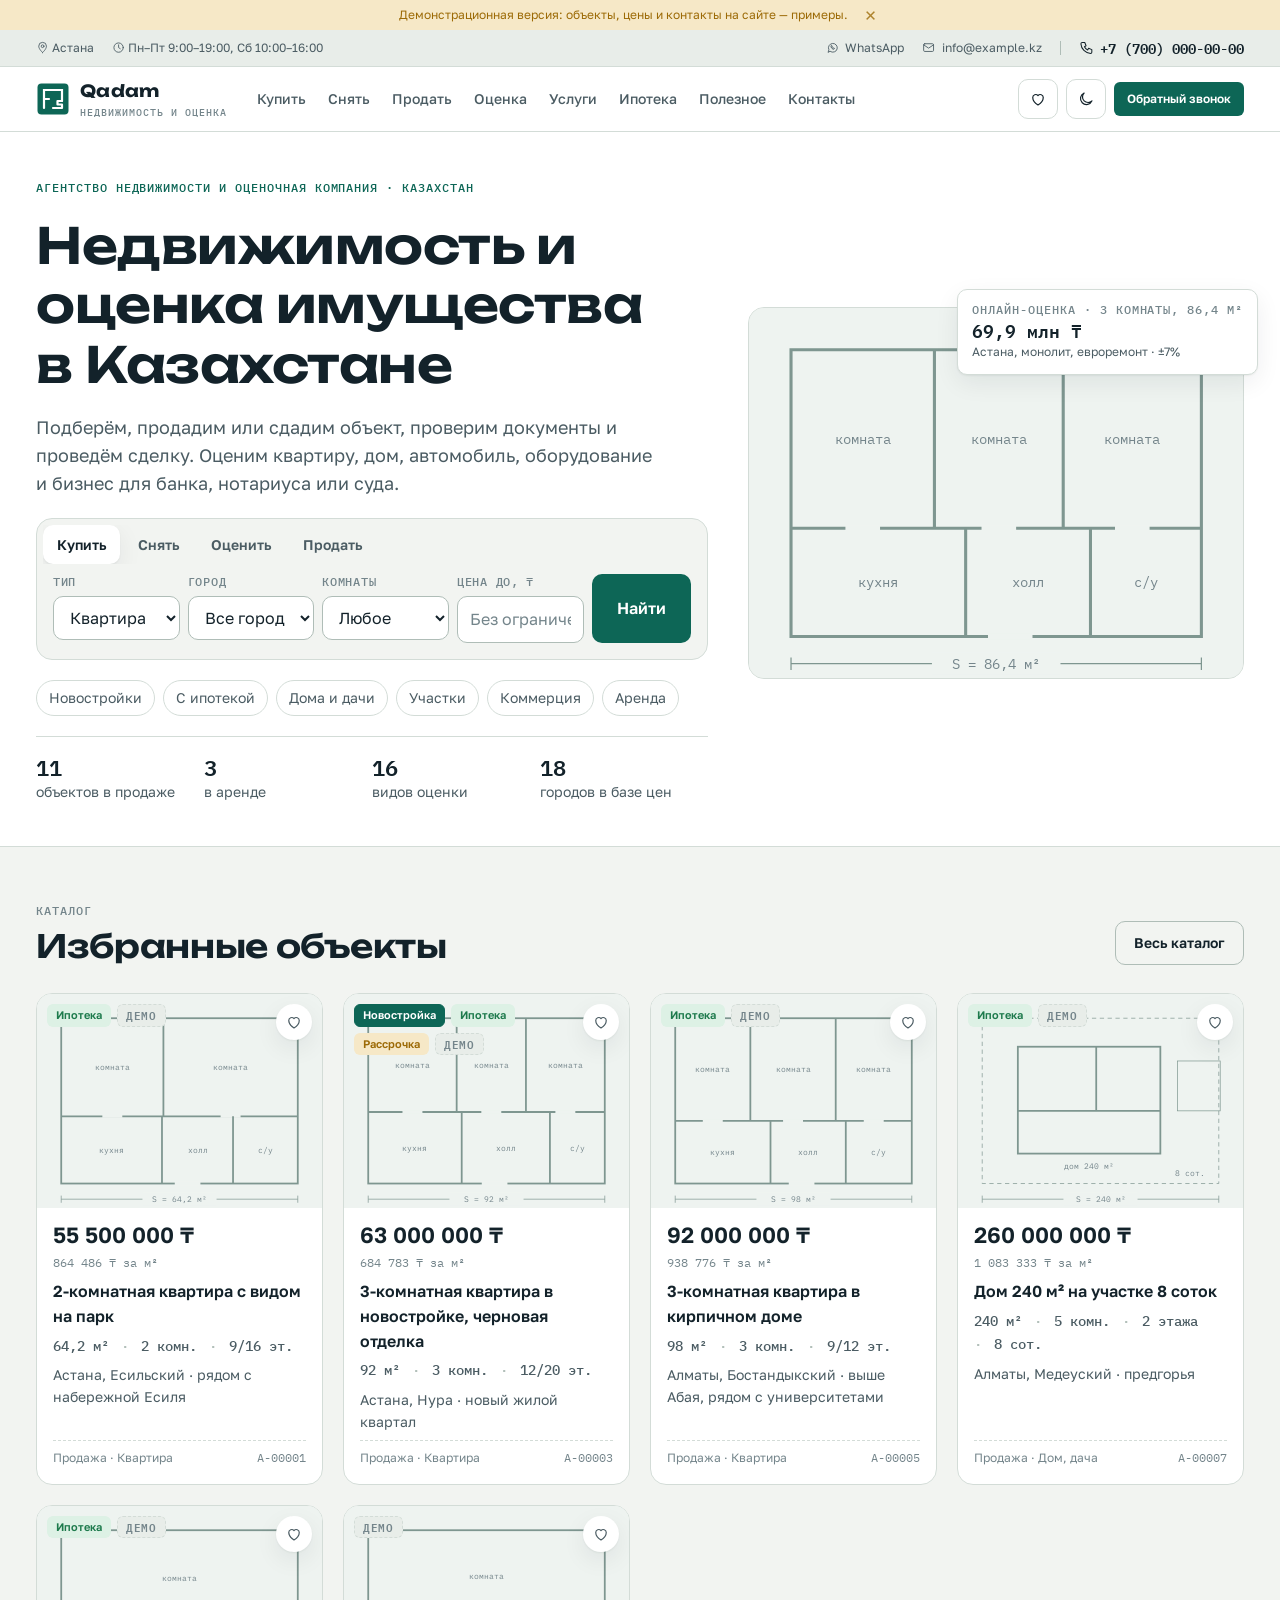
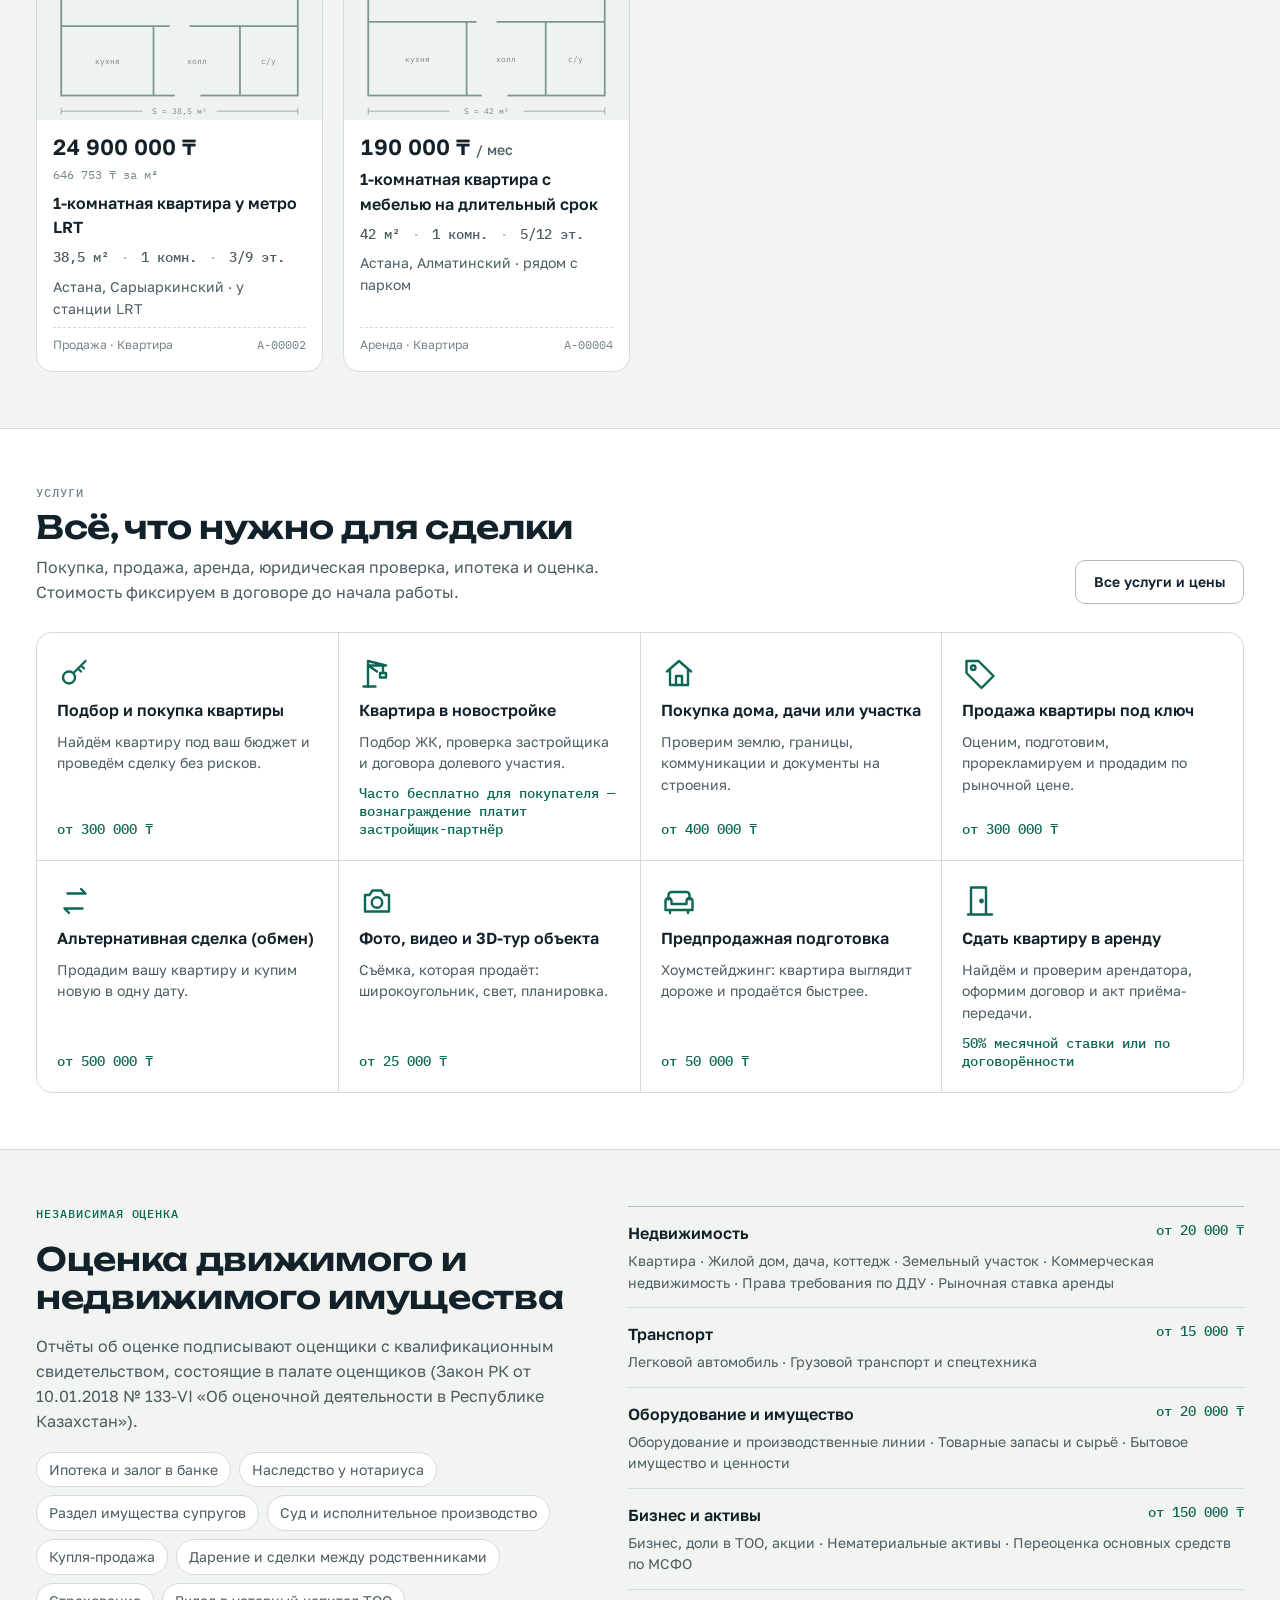
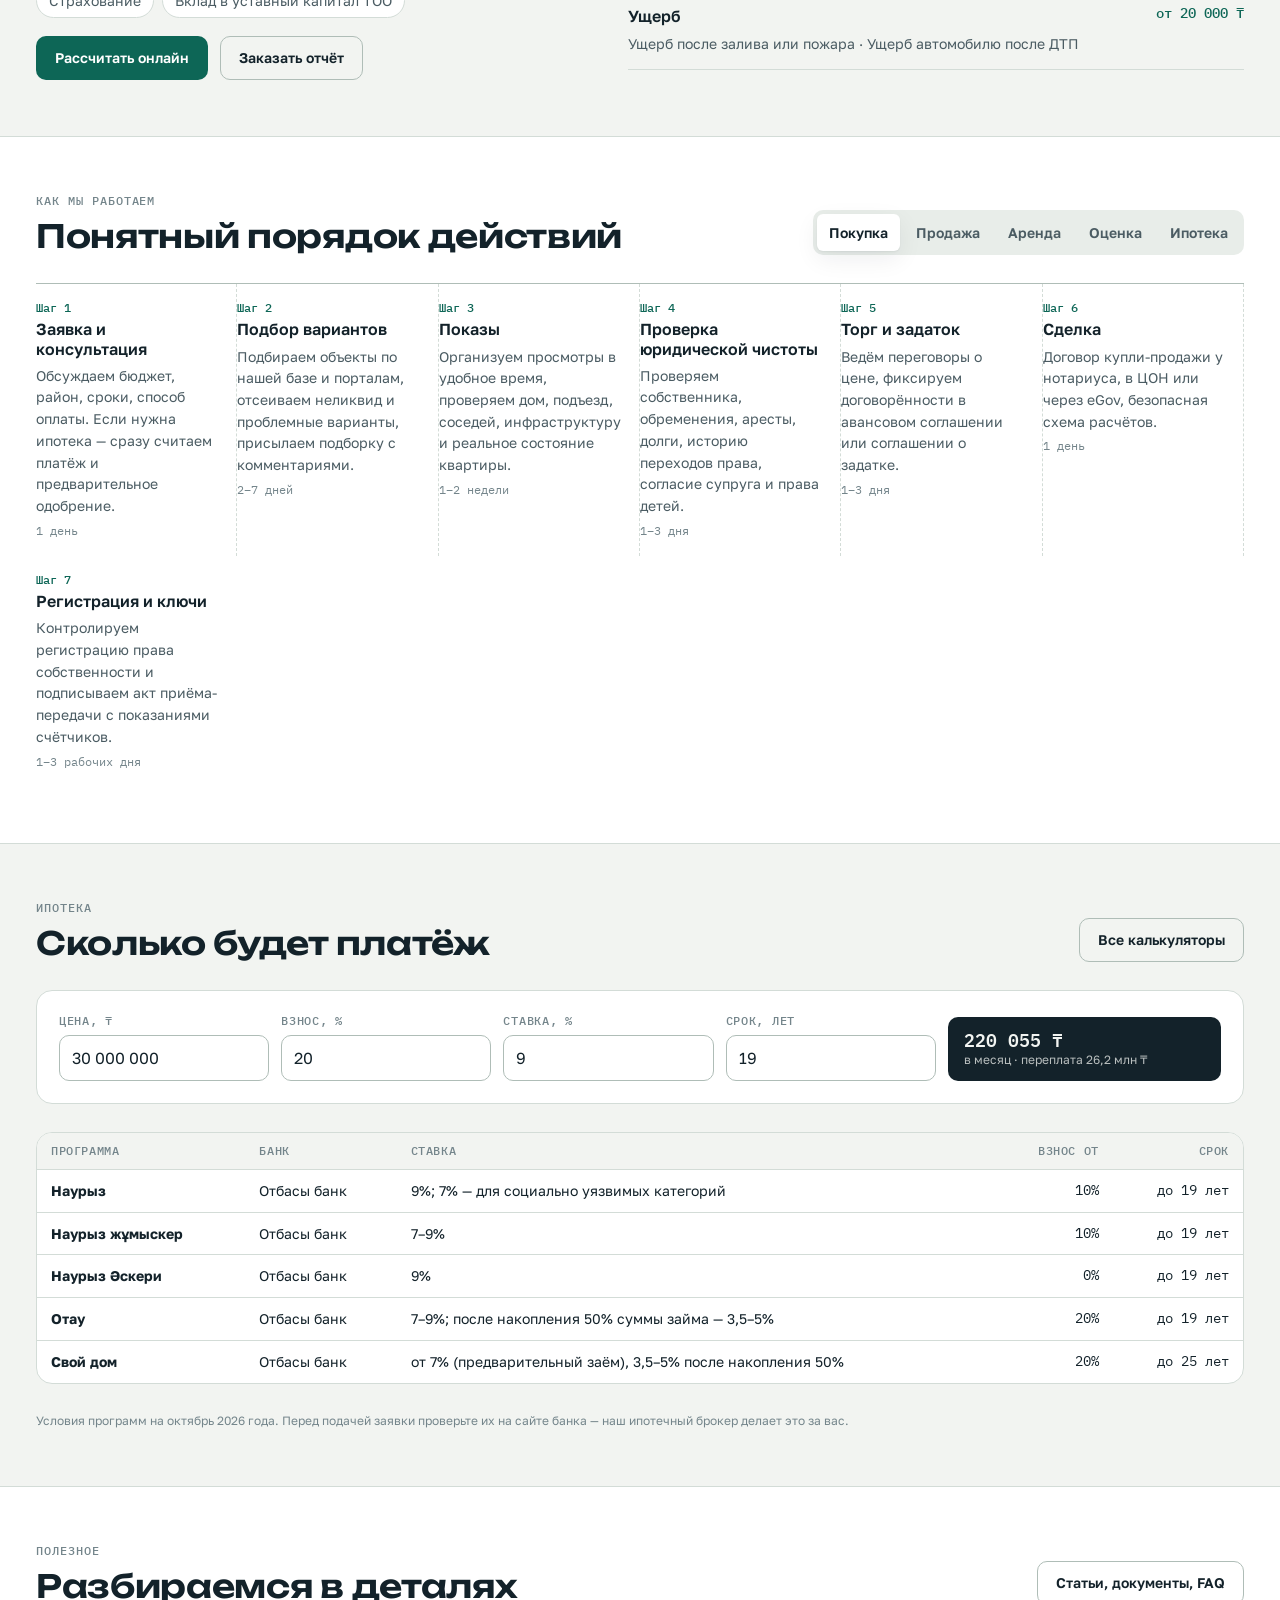
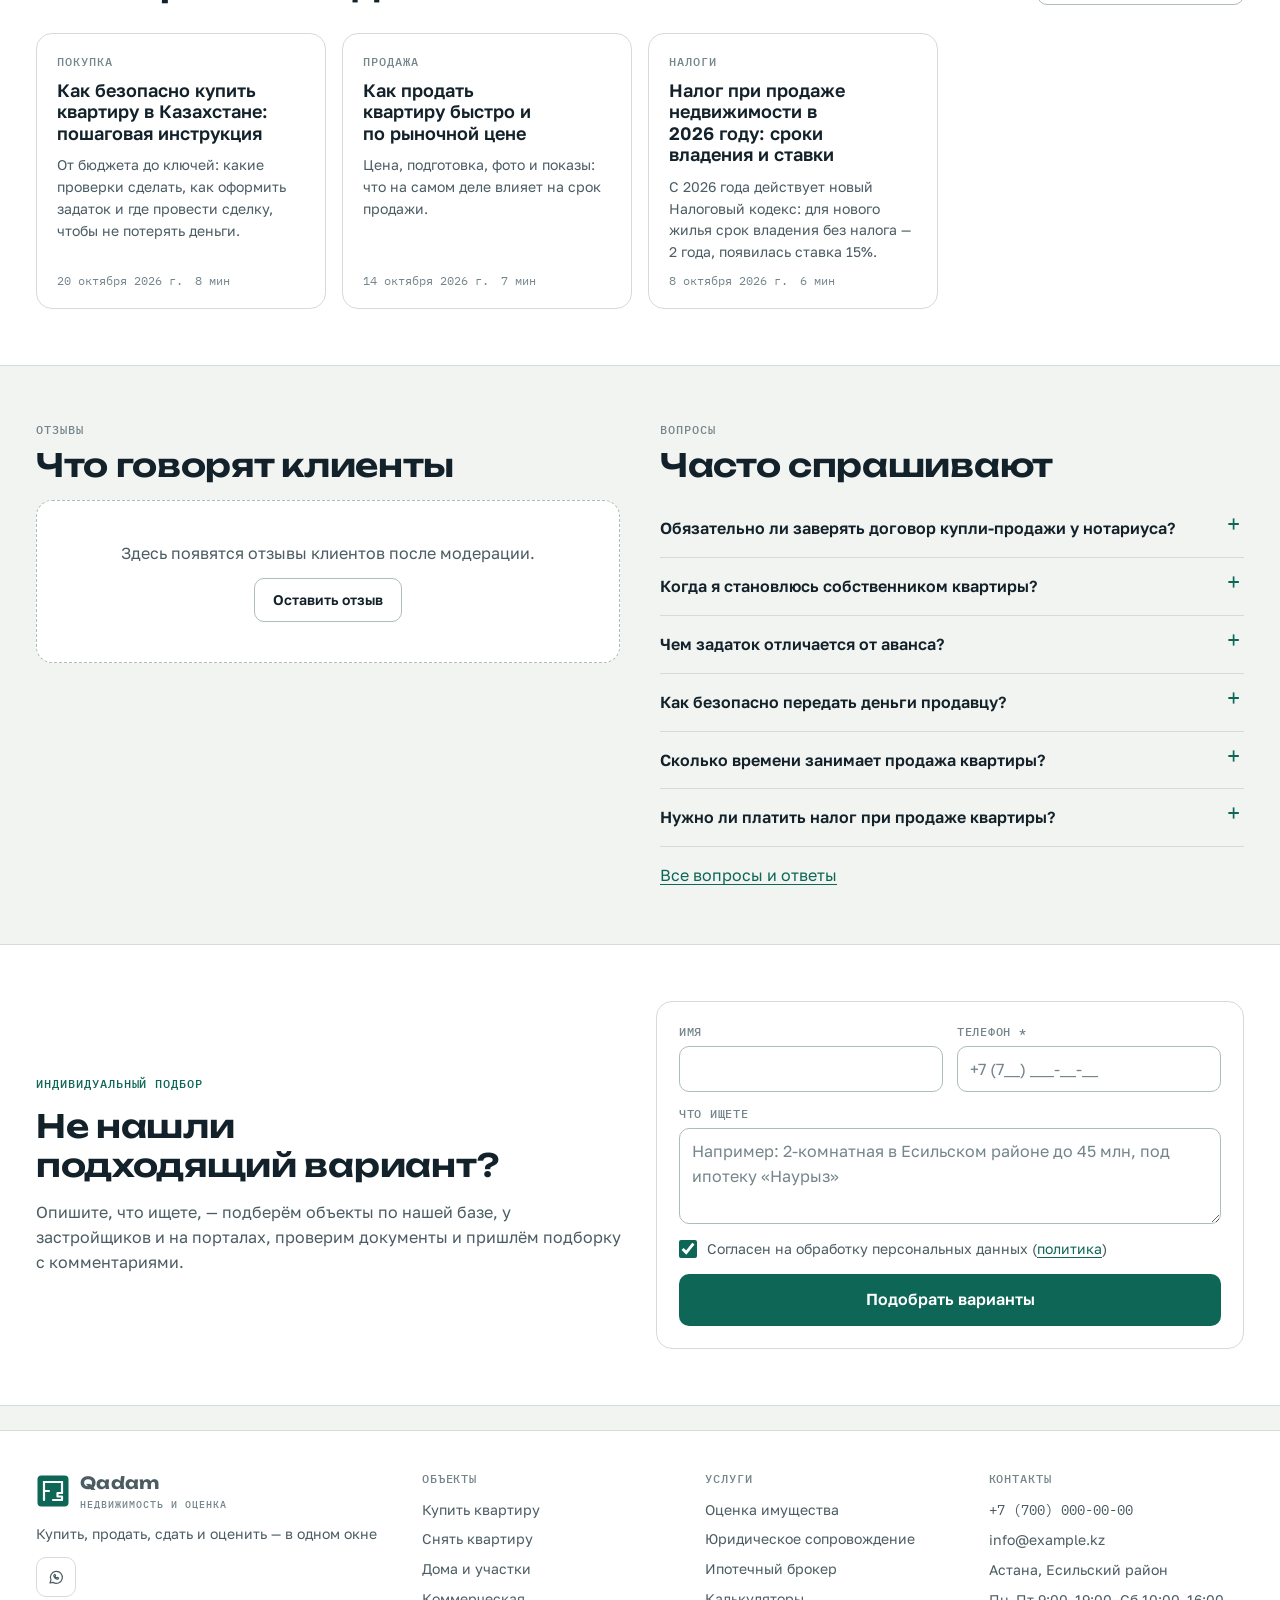
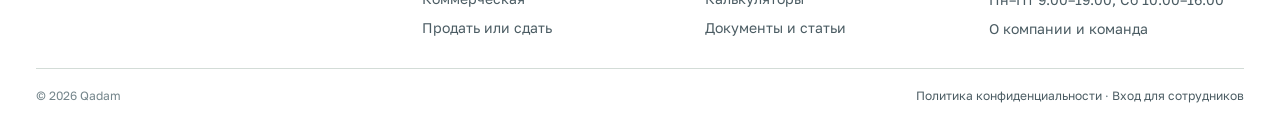
<file: public/index.html>
<!doctype html>
<html lang="ru">
<head>
<meta charset="utf-8">
<meta name="viewport" content="width=device-width, initial-scale=1, viewport-fit=cover">
<meta name="theme-color" content="#FFFFFF" media="(prefers-color-scheme: light)">
<meta name="theme-color" content="#141F23" media="(prefers-color-scheme: dark)">
<script>try{var t=JSON.parse(localStorage.getItem("qadam-theme"));if(t==="dark"||t==="light")document.documentElement.setAttribute("data-theme",t)}catch(e){}</script>
<meta name="claude:viewport-fit-sides" content="cover">
<title>Агентство Qadam</title>
<meta name="description" content="Купля-продажа и аренда недвижимости в Казахстане, юридическое сопровождение сделок, ипотечный брокер и независимая оценка движимого и недвижимого имущества.">
<meta property="og:title" content="Qadam — недвижимость и оценка">
<meta property="og:description" content="Купить, продать, сдать и оценить — в одном окне.">
<meta property="og:type" content="website">
<link rel="icon" href="favicon.svg" type="image/svg+xml">
<link rel="preconnect" href="https://fonts.googleapis.com">
<link rel="preconnect" href="https://fonts.gstatic.com" crossorigin>
<link rel="stylesheet" href="https://fonts.googleapis.com/css2?family=Golos+Text:wght@400;500;600;700&family=IBM+Plex+Mono:wght@400;500;600&family=Unbounded:wght@500;600;700&display=swap">
<link rel="stylesheet" href="styles.css">
<style>
  .hero-plan .plan-frame { aspect-ratio: 4 / 3; max-width: 100%; border: 1px solid var(--line); border-radius: var(--r-lg); overflow: hidden; background: var(--plan-fill); }
  .hero-plan .est {
    position: absolute; right: -14px; top: -18px; background: var(--surface); border: 1px solid var(--line);
    border-radius: var(--r-md); box-shadow: var(--shadow); padding: 12px 14px; display: flex; flex-direction: column; gap: 2px;
    text-decoration: none; color: var(--ink);
  }
  .hero-plan .est b { font: 600 var(--fs-lg)/1.2 var(--font-mono); }
  .hero-plan .est:hover { border-color: var(--accent); color: var(--ink); }
  .val-band { display: grid; grid-template-columns: minmax(0, 1fr) minmax(0, 1.1fr); gap: 32px; align-items: start; }
  .val-cats { display: flex; flex-direction: column; border-top: 1px solid var(--line-strong); }
  .val-cat { display: grid; grid-template-columns: minmax(0, 1fr) auto; gap: 4px 16px; padding: 14px 0; border-bottom: 1px solid var(--line); text-decoration: none; color: var(--ink); }
  .val-cat:hover { color: var(--accent); }
  .val-cat .t { font-weight: 600; }
  .val-cat .list { grid-column: 1 / -1; font-size: var(--fs-sm); color: var(--ink-2); }
  .val-cat .from { font: 500 var(--fs-sm)/1.4 var(--font-mono); color: var(--accent); white-space: nowrap; }
  .mini-calc { display: grid; grid-template-columns: repeat(4, minmax(0, 1fr)) minmax(0, 1.3fr); gap: 12px; align-items: end; }
  .mini-calc .out { background: var(--ink); color: var(--bg); border-radius: var(--r-md); padding: 12px 16px; min-height: 44px; display: flex; flex-direction: column; justify-content: center; }
  .mini-calc .out b { font: 600 var(--fs-lg)/1.2 var(--font-mono); }
  .mini-calc .out span { font-size: var(--fs-xs); opacity: .75; }
  .review { display: flex; flex-direction: column; gap: 10px; }
  .stars { color: var(--gold); display: flex; gap: 2px; }
  .stars svg { width: 16px; height: 16px; fill: currentColor; }
  .cta-band { display: grid; grid-template-columns: minmax(0, 1fr) minmax(0, 1fr); gap: 32px; align-items: center; }
  @media (max-width: 900px) {
    .val-band, .cta-band { grid-template-columns: minmax(0, 1fr); }
    .mini-calc { grid-template-columns: repeat(2, minmax(0, 1fr)); }
    .mini-calc .out { grid-column: 1 / -1; }
  }
</style>
</head>
<body data-page="home">
<header id="site-header"></header>
<main>
  <section class="hero">
    <div class="wrap">
      <div class="hero-copy">
        <span class="eyebrow accent">Агентство недвижимости и оценочная компания · Казахстан</span>
        <h1 id="hero-title">Недвижимость и оценка имущества в Казахстане</h1>
        <p class="lead" id="hero-sub">Подберём, продадим или сдадим объект, проверим документы и проведём сделку. Оценим квартиру, дом, автомобиль, оборудование и бизнес для банка, нотариуса или суда.</p>
        <div class="search-panel">
          <div class="tabs" role="tablist" aria-label="Что вы хотите сделать">
            <button class="tab" role="tab" aria-selected="true" data-mode="sale">Купить</button>
            <button class="tab" role="tab" aria-selected="false" data-mode="rent">Снять</button>
            <button class="tab" role="tab" aria-selected="false" data-mode="value">Оценить</button>
            <button class="tab" role="tab" aria-selected="false" data-mode="sell">Продать</button>
          </div>
          <form class="search-form" id="search-form" autocomplete="off">
            <div class="field" data-for="sale rent"><label for="s-type">Тип</label><select class="input" id="s-type"></select></div>
            <div class="field" data-for="value"><label for="s-vkind">Что оценить</label>
              <select class="input" id="s-vkind">
                <option value="apartment">Квартира</option><option value="house">Дом, дача</option><option value="land">Земельный участок</option>
                <option value="commercial">Коммерческая недвижимость</option><option value="auto">Автомобиль</option><option value="equipment">Оборудование</option>
              </select></div>
            <div class="field" data-for="sell"><label for="s-skind">Объект</label>
              <select class="input" id="s-skind"><option value="sell">Продать</option><option value="rent_out">Сдать в аренду</option></select></div>
            <div class="field"><label for="s-city">Город</label><select class="input" id="s-city"></select></div>
            <div class="field" data-for="sale rent"><label for="s-rooms">Комнаты</label>
              <select class="input" id="s-rooms"><option value="">Любое</option><option value="0">Студия</option><option value="1">1</option><option value="2">2</option><option value="3">3</option><option value="4">4+</option></select></div>
            <div class="field" data-for="sale rent"><label for="s-max">Цена до, ₸</label><input class="input" id="s-max" inputmode="numeric" placeholder="Без ограничения"></div>
            <div class="field" data-for="value sell"><label for="s-area">Площадь, м²</label><input class="input" id="s-area" inputmode="decimal" placeholder="Например, 64"></div>
            <div class="field" data-for="sell"><label for="s-phone">Телефон</label><input class="input" id="s-phone" type="tel" inputmode="tel" placeholder="+7 (7__) ___-__-__"></div>
            <button class="btn lg" type="submit" id="s-go">Найти</button>
          </form>
        </div>
        <div class="quick-links" id="quick-links"></div>
        <div class="facts" id="facts"></div>
      </div>
      <div class="hero-plan" aria-hidden="true">
        <div class="plan-frame" id="hero-plan"></div>
        <a class="est" href="valuation.html" id="hero-est" tabindex="-1">
          <span class="eyebrow">Онлайн-оценка · 3 комнаты, 86,4 м²</span>
          <b id="hero-est-value">—</b>
          <span class="xs muted" id="hero-est-city"></span>
        </a>
      </div>
    </div>
  </section>

  <section class="section">
    <div class="wrap">
      <div class="section-head">
        <div class="titles"><span class="eyebrow">Каталог</span><h2>Избранные объекты</h2></div>
        <a class="btn ghost" href="catalog.html">Весь каталог</a>
      </div>
      <div class="cards" id="featured"><div class="card skeleton" aria-hidden="true"><div class="card-media skel"></div><div class="card-body"><div class="skel" style="height:26px;width:62%"></div><div class="skel" style="height:14px;width:40%"></div><div class="skel" style="height:18px;width:90%"></div><div class="skel" style="height:14px;width:75%"></div></div></div><div class="card skeleton" aria-hidden="true"><div class="card-media skel"></div><div class="card-body"><div class="skel" style="height:26px;width:62%"></div><div class="skel" style="height:14px;width:40%"></div><div class="skel" style="height:18px;width:90%"></div><div class="skel" style="height:14px;width:75%"></div></div></div><div class="card skeleton" aria-hidden="true"><div class="card-media skel"></div><div class="card-body"><div class="skel" style="height:26px;width:62%"></div><div class="skel" style="height:14px;width:40%"></div><div class="skel" style="height:18px;width:90%"></div><div class="skel" style="height:14px;width:75%"></div></div></div></div>
    </div>
  </section>

  <section class="section band">
    <div class="wrap">
      <div class="section-head">
        <div class="titles"><span class="eyebrow">Услуги</span><h2>Всё, что нужно для сделки</h2>
          <p>Покупка, продажа, аренда, юридическая проверка, ипотека и оценка. Стоимость фиксируем в договоре до начала работы.</p></div>
        <a class="btn ghost" href="services.html">Все услуги и цены</a>
      </div>
      <div class="tiles" id="services"></div>
    </div>
  </section>

  <section class="section">
    <div class="wrap val-band">
      <div class="stack" style="gap:18px">
        <span class="eyebrow accent">Независимая оценка</span>
        <h2>Оценка движимого и недвижимого имущества</h2>
        <p class="muted" id="appraiser-note">Отчёты для банка, нотариуса, суда, раздела имущества, страхования и МСФО.</p>
        <div class="quick-links" id="purposes"></div>
        <div class="row">
          <a class="btn" href="valuation.html">Рассчитать онлайн</a>
          <button class="btn ghost" type="button" data-lead="valuation" data-title="Заказать отчёт об оценке">Заказать отчёт</button>
        </div>
      </div>
      <div class="val-cats" id="val-cats"></div>
    </div>
  </section>

  <section class="section band">
    <div class="wrap">
      <div class="section-head">
        <div class="titles"><span class="eyebrow">Как мы работаем</span><h2>Понятный порядок действий</h2></div>
        <div class="seg" id="proc-tabs" role="group" aria-label="Процесс">
          <button type="button" data-p="buy" aria-pressed="true">Покупка</button>
          <button type="button" data-p="sell" aria-pressed="false">Продажа</button>
          <button type="button" data-p="rent" aria-pressed="false">Аренда</button>
          <button type="button" data-p="valuation" aria-pressed="false">Оценка</button>
          <button type="button" data-p="mortgage" aria-pressed="false">Ипотека</button>
        </div>
      </div>
      <div class="steps" id="steps"></div>
    </div>
  </section>

  <section class="section">
    <div class="wrap stack" style="gap:28px">
      <div class="section-head" style="margin:0">
        <div class="titles"><span class="eyebrow">Ипотека</span><h2>Сколько будет платёж</h2></div>
        <a class="btn ghost" href="calculators.html">Все калькуляторы</a>
      </div>
      <form class="mini-calc panel-box" id="mini-calc">
        <div class="field"><label for="mc-price">Цена, ₸</label><input class="input" id="mc-price" inputmode="numeric" value="30 000 000"></div>
        <div class="field"><label for="mc-down">Взнос, %</label><input class="input" id="mc-down" inputmode="decimal" value="20"></div>
        <div class="field"><label for="mc-rate">Ставка, %</label><input class="input" id="mc-rate" inputmode="decimal" value="9"></div>
        <div class="field"><label for="mc-years">Срок, лет</label><input class="input" id="mc-years" inputmode="numeric" value="19"></div>
        <div class="out" aria-live="polite"><b id="mc-out">—</b><span id="mc-sub">в месяц, аннуитет</span></div>
      </form>
      <div class="table-wrap"><table class="t">
        <thead><tr><th>Программа</th><th>Банк</th><th>Ставка</th><th class="num">Взнос от</th><th class="num">Срок</th></tr></thead>
        <tbody id="programs"></tbody>
      </table></div>
      <p class="form-note">Условия программ на октябрь 2026 года. Перед подачей заявки проверьте их на сайте банка — наш ипотечный брокер делает это за вас.</p>
    </div>
  </section>

  <section class="section band">
    <div class="wrap">
      <div class="section-head">
        <div class="titles"><span class="eyebrow">Полезное</span><h2>Разбираемся в деталях</h2></div>
        <a class="btn ghost" href="guide.html">Статьи, документы, FAQ</a>
      </div>
      <div class="article-cards" id="articles"></div>
    </div>
  </section>

  <section class="section">
    <div class="wrap grid g2" style="gap:40px">
      <div class="stack">
        <div class="titles stack" style="gap:8px"><span class="eyebrow">Отзывы</span><h2>Что говорят клиенты</h2></div>
        <div class="stack" id="reviews"></div>
      </div>
      <div class="stack">
        <div class="titles stack" style="gap:8px"><span class="eyebrow">Вопросы</span><h2>Часто спрашивают</h2></div>
        <div id="faq"></div>
        <a href="guide.html#faq">Все вопросы и ответы</a>
      </div>
    </div>
  </section>

  <section class="section band">
    <div class="wrap cta-band">
      <div class="stack">
        <span class="eyebrow accent">Индивидуальный подбор</span>
        <h2>Не нашли подходящий вариант?</h2>
        <p class="muted">Опишите, что ищете, — подберём объекты по нашей базе, у застройщиков и на порталах, проверим документы и пришлём подборку с комментариями.</p>
      </div>
      <form class="panel-box form-grid" id="cta-form" novalidate>
        <div class="field"><label for="cta-name">Имя</label><input class="input" id="cta-name" autocomplete="name"></div>
        <div class="field"><label for="cta-phone">Телефон *</label><input class="input" id="cta-phone" type="tel" inputmode="tel" placeholder="+7 (7__) ___-__-__"></div>
        <div class="field full"><label for="cta-msg">Что ищете</label><textarea class="input" id="cta-msg" rows="3" placeholder="Например: 2-комнатная в Есильском районе до 45 млн, под ипотеку «Наурыз»"></textarea></div>
        <label class="check full"><input type="checkbox" id="cta-consent" checked> <span>Согласен на обработку персональных данных (<a href="privacy.html">политика</a>)</span></label>
        <p class="error-text full" id="cta-err" hidden></p>
        <div class="full"><button class="btn lg block" type="submit">Подобрать варианты</button></div>
      </form>
    </div>
  </section>
</main>
<footer id="site-footer"></footer>

<script type="module">
import { boot, db, esc, money, moneyShort, num, icon, link, byId, listingCard, planSvg, PTYPE, VAL_CAT,
  estimateProperty, factorMap, mortgage, openLead, animateValue, phoneInput, validPhone, formatPhone, errText, session, fmtDateLong } from './app.js';

boot(async (s) => {
  if (s.home.hero_title) document.getElementById('hero-title').textContent = s.home.hero_title;
  if (s.home.hero_sub) document.getElementById('hero-sub').textContent = s.home.hero_sub;
  if (s.company.appraiser_note) document.getElementById('appraiser-note').textContent = s.company.appraiser_note;

  const [cities, districts, listings, services, vtypes, purposes, steps, programs, articles, reviews, faq, priceIndex, factorsRows] = await Promise.all([
    db.list('cities', { eq: { is_active: true }, order: 'sort' }),
    db.list('districts', { order: 'sort' }),
    db.list('listings', { in: { status: ['published', 'reserved'] }, order: ['published_at', 'desc'] }),
    db.list('services', { eq: { is_active: true }, order: 'sort' }),
    db.list('valuation_types', { eq: { is_active: true }, order: 'sort' }),
    db.list('valuation_purposes', { order: 'sort' }),
    db.list('process_steps', { order: 'step_no' }),
    db.list('mortgage_programs', { eq: { is_active: true }, order: 'sort' }),
    db.list('articles', { eq: { is_published: true }, order: ['published_at', 'desc'], limit: 3 }),
    db.list('reviews', { eq: { is_published: true }, order: ['created_at', 'desc'], limit: 3 }),
    db.list('faq', { eq: { is_active: true }, order: 'sort', limit: 6 }),
    db.list('price_index'),
    db.list('valuation_factors', { order: 'sort' })
  ]);
  const ctx = { cities: byId(cities), districts: byId(districts) };

  // ---- Поиск ----
  const $ = id => document.getElementById(id);
  const $$ = sel => [...document.querySelectorAll(sel)];
  $('s-type').innerHTML = Object.entries(PTYPE).map(([k, v]) => `<option value="${k}">${v}</option>`).join('');
  $('s-city').innerHTML = '<option value="">Все города</option>' + cities.map(c => `<option value="${c.id}">${esc(c.name)}</option>`).join('');
  phoneInput($('s-phone'));
  let mode = 'sale';
  const labels = { sale: 'Найти', rent: 'Найти', value: 'Рассчитать', sell: 'Отправить' };
  function setMode(m) {
    mode = m;
    document.querySelectorAll('.tab[data-mode]').forEach(t => t.setAttribute('aria-selected', t.dataset.mode === m));
    document.querySelectorAll('#search-form [data-for]').forEach(f => { f.hidden = !f.dataset.for.split(' ').includes(m); });
    $('s-go').textContent = labels[m];
  }
  document.querySelectorAll('.tab[data-mode]').forEach(t => t.addEventListener('click', () => setMode(t.dataset.mode)));
  setMode('sale');
  $('search-form').addEventListener('submit', e => {
    e.preventDefault();
    const city = $('s-city').value;
    if (mode === 'sale' || mode === 'rent') {
      const q = { deal: mode, type: $('s-type').value, city, rooms: $('s-rooms').value, max: $('s-max').value.replace(/\D/g, '') };
      session.set('qadam-search', q);
      location.href = link('catalog.html', q);
    } else if (mode === 'value') {
      session.set('qadam-valuation', { kind: $('s-vkind').value, city_id: city, area: $('s-area').value });
      location.href = 'valuation.html#calc';
    } else {
      const kind = $('s-skind').value;
      if (!validPhone($('s-phone').value)) {
        openLead({ kind, title: kind === 'sell' ? 'Продать объект' : 'Сдать в аренду', payload: { Город: ctx.cities.get(Number(city))?.name || '', 'Площадь': $('s-area').value } });
        return;
      }
      db.insert('leads', { kind, phone: formatPhone($('s-phone').value), payload: { Город: ctx.cities.get(Number(city))?.name || '', 'Площадь, м²': $('s-area').value }, source: 'index.html' }, { returning: false })
        .then(() => openLead({ kind, title: 'Спасибо! Заявка принята', subtitle: 'Можете дополнить её: имя, адрес, удобное время для звонка.' }))
        .catch(ex => alertInline(errText(ex)));
    }
  });
  function alertInline(t) { $('quick-links').insertAdjacentHTML('beforebegin', `<p class="error-text">${esc(t)}</p>`); }

  $('quick-links').innerHTML = [
    ['Новостройки', link('catalog.html', { new: '1' })],
    ['С ипотекой', link('catalog.html', { mortgage: '1' })],
    ['Дома и дачи', link('catalog.html', { type: 'house' })],
    ['Участки', link('catalog.html', { type: 'land' })],
    ['Коммерция', link('catalog.html', { type: 'commercial' })],
    ['Аренда', link('catalog.html', { deal: 'rent' })]
  ].map(([t, h]) => `<a class="chip" href="${h}">${t}</a>`).join('');

  // ---- Факты — считаем из базы, ничего не выдумываем ----
  const forSale = listings.filter(l => l.deal_type === 'sale').length;
  const forRent = listings.length - forSale;
  const facts = [[forSale, 'объектов в продаже'], [forRent, 'в аренде'], [vtypes.length, 'видов оценки'], [cities.length, 'городов в базе цен']];
  $('facts').innerHTML = facts.map(([, t]) => `<div class="fact"><b>0</b><span>${t}</span></div>`).join('');
  $$('#facts b').forEach((b, i) => animateValue(b, facts[i][0], v => num(Math.round(v)), 900));

  // ---- Иллюстрация: планировка и пример онлайн-оценки ----
  $('hero-plan').innerHTML = planSvg({ id: 11, rooms: 3, area_total: 86.4, property_type: 'apartment' });
  const city0 = cities[0];
  if (city0) {
    const est = estimateProperty({ kind: 'apartment', deal: 'sale', city_id: city0.id, area: 86.4, rooms: 3, building_type: 'monolith', condition: 'euro', year: 2018, floor_pos: 'middle' },
      { priceIndex, factors: factorMap(factorsRows), districts });
    if (est) { $('hero-est-value').textContent = moneyShort(est.value) + ' ₸'; $('hero-est-city').textContent = `${city0.name}, монолит, евроремонт · ±7%`; }
  }

  // ---- Объекты ----
  let featured = listings.filter(l => l.is_featured);
  if (featured.length < 6) featured = featured.concat(listings.filter(l => !l.is_featured)).slice(0, 6);
  $('featured').innerHTML = featured.slice(0, 6).map(l => listingCard(l, ctx)).join('') ||
    '<div class="empty">Объекты появятся здесь, как только вы добавите их в админке.</div>';

  // ---- Услуги ----
  const top = services.filter(x => x.category !== 'valuation').slice(0, 8);
  $('services').innerHTML = top.map(x => `<a class="tile" href="services.html#${esc(x.slug)}">
      ${icon(x.icon || 'key', 'ico')}<h3>${esc(x.title)}</h3><p>${esc(x.short || '')}</p>
      <span class="from">${x.price_from ? 'от ' + money(x.price_from) : esc(x.price_text || '')}</span></a>`).join('');

  // ---- Оценка ----
  $('purposes').innerHTML = purposes.slice(0, 8).map(p => `<span class="chip">${esc(p.title)}</span>`).join('');
  const groups = {};
  for (const v of vtypes) (groups[v.category] = groups[v.category] || []).push(v);
  $('val-cats').innerHTML = Object.entries(groups).map(([cat, list]) => {
    const from = Math.min(...list.map(v => Number(v.price_from) || Infinity));
    return `<a class="val-cat" href="valuation.html#${cat}"><span class="t">${esc(VAL_CAT[cat] || cat)}</span>
      <span class="from">${isFinite(from) ? 'от ' + money(from) : ''}</span>
      <span class="list">${list.map(v => esc(v.title)).join(' · ')}</span></a>`;
  }).join('');

  // ---- Этапы ----
  function renderSteps(p) {
    document.querySelectorAll('#proc-tabs button').forEach(b => b.setAttribute('aria-pressed', b.dataset.p === p));
    $('steps').innerHTML = steps.filter(x => x.process === p).map(x => `<div class="step">
      <span class="n">Шаг ${x.step_no}</span><h3>${esc(x.title)}</h3><p>${esc(x.description || '')}</p>${x.duration ? `<span class="dur">${esc(x.duration)}</span>` : ''}</div>`).join('');
  }
  $('proc-tabs').addEventListener('click', e => { const b = e.target.closest('button'); if (b) renderSteps(b.dataset.p); });
  renderSteps('buy');

  // ---- Мини-калькулятор ипотеки ----
  const toNum = v => Number(String(v).replace(/\s/g, '').replace(',', '.')) || 0;
  function calc() {
    const price = toNum($('mc-price').value);
    const r = mortgage({ price, down: price * toNum($('mc-down').value) / 100, rate: toNum($('mc-rate').value), years: toNum($('mc-years').value) });
    if (r) animateValue($('mc-out'), r.first, money, 400); else $('mc-out').textContent = '—';
    $('mc-sub').textContent = r ? `в месяц · переплата ${moneyShort(r.overpay)} ₸` : 'заполните поля';
  }
  $('mini-calc').addEventListener('input', calc);
  $('mini-calc').addEventListener('submit', e => e.preventDefault());
  calc();
  $('programs').innerHTML = programs.slice(0, 5).map(p => `<tr><td><b>${esc(p.name)}</b></td><td>${esc(p.bank || '')}</td><td>${esc(p.rate_text || (p.rate ? p.rate + '%' : ''))}</td>
    <td class="num">${p.down_payment_pct !== null ? num(p.down_payment_pct) + '%' : '—'}</td><td class="num">${p.term_years ? 'до ' + p.term_years + ' лет' : '—'}</td></tr>`).join('');

  // ---- Статьи ----
  $('articles').innerHTML = articles.map(a => `<a class="article-card" href="${link('article.html', { slug: a.slug })}">
    <span class="eyebrow">${esc(a.category)}</span><h3>${esc(a.title)}</h3><p>${esc(a.excerpt || '')}</p>
    <span class="meta"><span>${fmtDateLong(a.published_at)}</span>${a.reading_min ? `<span>${a.reading_min} мин</span>` : ''}</span></a>`).join('');

  // ---- Отзывы ----
  const star = icon('star');
  $('reviews').innerHTML = reviews.length ? reviews.map(r => `<div class="panel-box review">
      <div class="stars" aria-label="Оценка ${r.rating} из 5">${star.repeat(r.rating)}</div>
      <p>${esc(r.text)}</p><span class="small muted">${esc(r.author)}${r.service ? ' · ' + esc(r.service) : ''}</span></div>`).join('')
    : `<div class="empty"><p>Здесь появятся отзывы клиентов после модерации.</p><a class="btn ghost" href="about.html#review">Оставить отзыв</a></div>`;

  // ---- FAQ ----
  $('faq').innerHTML = faq.map(q => `<details class="qa"><summary>${esc(q.question)}</summary><div class="a">${esc(q.answer)}</div></details>`).join('');

  // ---- Форма подбора ----
  phoneInput($('cta-phone'));
  $('cta-form').addEventListener('submit', async e => {
    e.preventDefault();
    const err = $('cta-err'); err.hidden = true;
    if (!validPhone($('cta-phone').value)) { err.textContent = 'Укажите телефон полностью: +7 и 10 цифр.'; err.hidden = false; return; }
    if (!$('cta-consent').checked) { err.textContent = 'Нужно согласие на обработку персональных данных.'; err.hidden = false; return; }
    const btn = e.submitter; btn.disabled = true;
    try {
      await db.insert('leads', { kind: 'buy', name: $('cta-name').value.trim() || null, phone: formatPhone($('cta-phone').value), message: $('cta-msg').value.trim() || null, source: 'index.html#подбор' }, { returning: false });
      $('cta-form').innerHTML = `<div class="success-state full"><div class="tick">${icon('check')}</div><h3>Заявка принята</h3><p class="muted">${esc(s.home.promise || 'Мы свяжемся с вами.')}</p></div>`;
    } catch (ex) { err.textContent = errText(ex); err.hidden = false; btn.disabled = false; }
  });
});
</script>
</body>
</html>
</file>
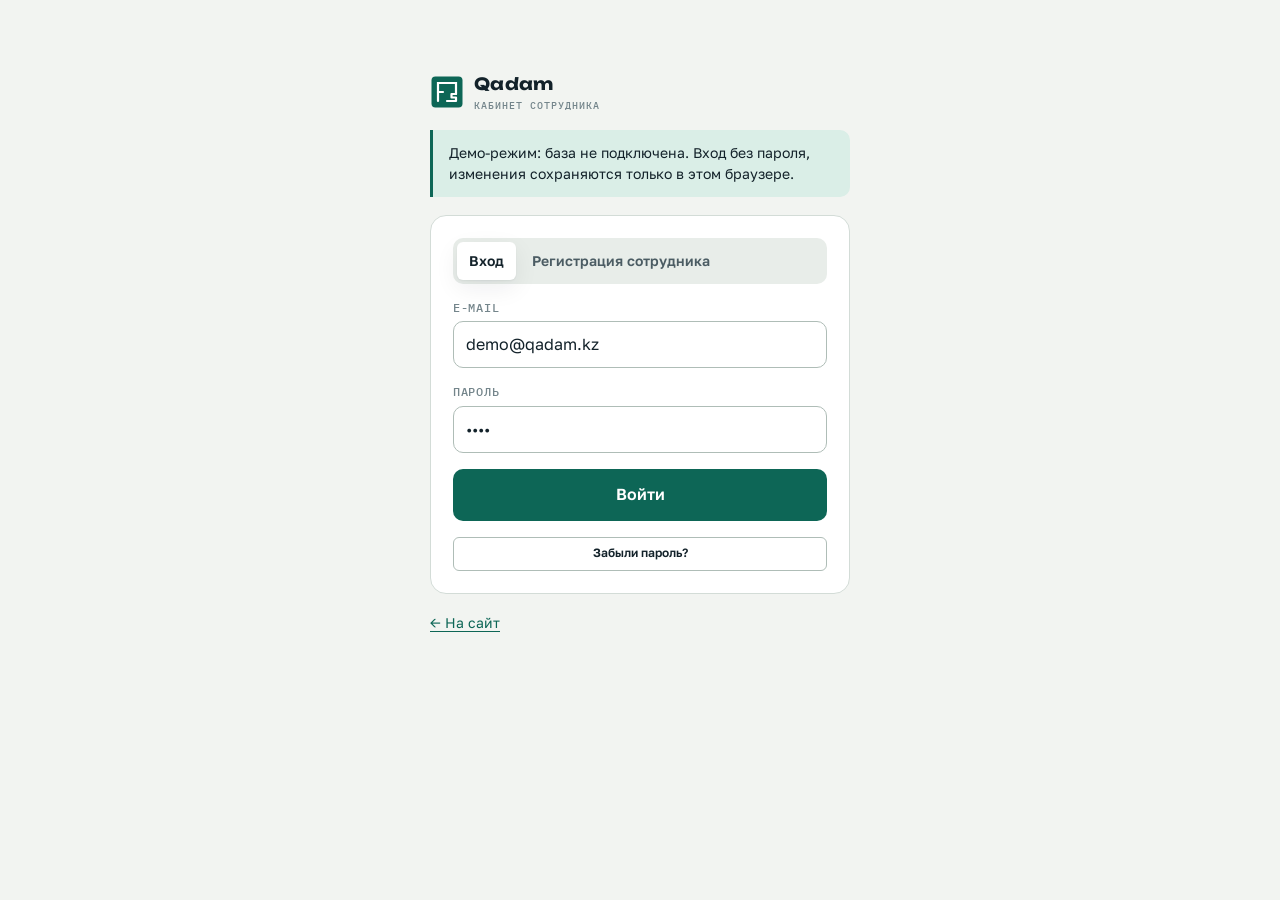
<file: public/admin.html>
<!doctype html>
<html lang="ru">
<head>
<meta charset="utf-8">
<meta name="viewport" content="width=device-width, initial-scale=1, viewport-fit=cover">
<meta name="theme-color" content="#FFFFFF" media="(prefers-color-scheme: light)">
<meta name="theme-color" content="#141F23" media="(prefers-color-scheme: dark)">
<script>try{var t=JSON.parse(localStorage.getItem("qadam-theme"));if(t==="dark"||t==="light")document.documentElement.setAttribute("data-theme",t)}catch(e){}</script>
<meta name="robots" content="noindex, nofollow">
<title>Админка · Qadam</title>
<link rel="icon" href="favicon.svg" type="image/svg+xml">
<link rel="preconnect" href="https://fonts.googleapis.com">
<link rel="preconnect" href="https://fonts.gstatic.com" crossorigin>
<link rel="stylesheet" href="https://fonts.googleapis.com/css2?family=Golos+Text:wght@400;500;600;700&family=IBM+Plex+Mono:wght@400;500;600&family=Unbounded:wght@500;600;700&display=swap">
<link rel="stylesheet" href="styles.css">
<style>
  body::before { background: var(--surface); }
  .ed-sec { display: flex; flex-direction: column; gap: 12px; padding-top: 14px; border-top: 1px solid var(--line); }
  .ed-sec:first-child { border-top: 0; padding-top: 0; }
  .ed-grid { display: grid; grid-template-columns: repeat(3, minmax(0, 1fr)); gap: 12px; }
  .ed-grid .w2 { grid-column: span 2; } .ed-grid .w3 { grid-column: 1 / -1; }
  @media (max-width: 700px) { .ed-grid { grid-template-columns: minmax(0, 1fr); } .ed-grid .w2 { grid-column: auto; } }
  .modal .input { min-height: 40px; padding: 8px 10px; font-size: var(--fs-sm); }
  .modal textarea.input { min-height: 80px; }
  .thumb { width: 64px; height: 48px; border-radius: 6px; overflow: hidden; background: var(--plan-fill); flex: none; }
  .thumb img, .thumb svg { width: 100%; height: 100%; object-fit: cover; }
  .kv { display: flex; flex-wrap: wrap; gap: 4px 14px; font-size: var(--fs-xs); color: var(--ink-2); margin-top: 6px; }
  .kv b { color: var(--ink); font-weight: 600; }
  .setup li { display: flex; gap: 10px; align-items: flex-start; padding: 10px 0; border-bottom: 1px solid var(--line); }
  .setup li:last-child { border-bottom: 0; }
  .setup .dot { width: 10px; height: 10px; border-radius: 50%; margin-top: 6px; flex: none; }
  .att { display: flex; flex-wrap: wrap; gap: 6px; margin-top: 8px; }
  .att a { display: block; width: 72px; height: 56px; border-radius: 6px; overflow: hidden; border: 1px solid var(--line); background: var(--plan-fill); font-size: 10px; text-align: center; line-height: 56px; color: var(--ink-2); }
  .att img { width: 100%; height: 100%; object-fit: cover; }
  .sub-tabs { display: flex; flex-wrap: wrap; gap: 6px; }
  table.t td .clip { max-width: 360px; overflow: hidden; text-overflow: ellipsis; white-space: nowrap; }
  tr.click { cursor: pointer; }
</style>
</head>
<body data-page="admin">
<div id="app"><p class="muted" style="padding:40px">Загрузка…</p></div>
<script type="module" src="admin.js"></script>
</body>
</html>
</file>
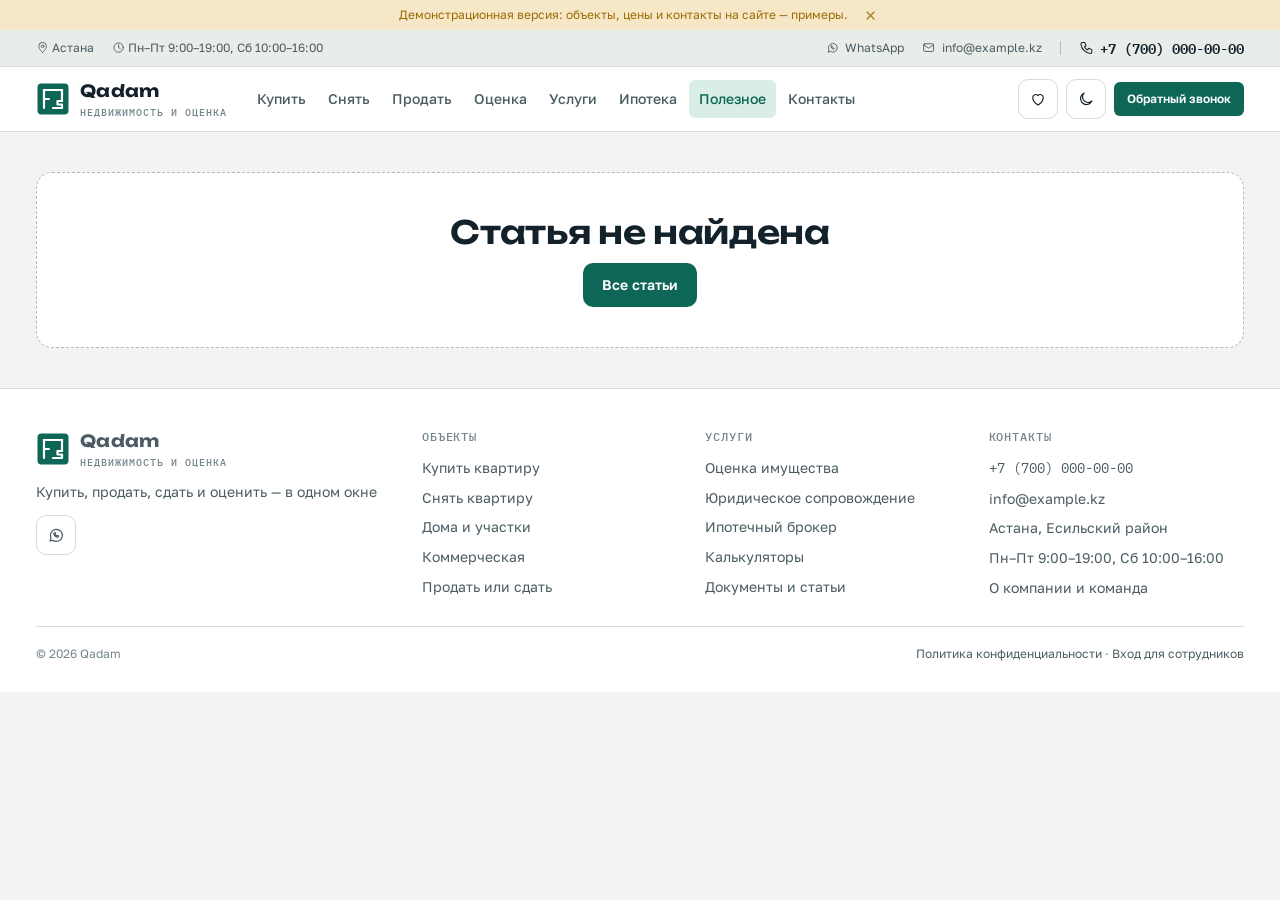
<file: public/article.html>
<!doctype html>
<html lang="ru">
<head>
<meta charset="utf-8">
<meta name="viewport" content="width=device-width, initial-scale=1, viewport-fit=cover">
<meta name="theme-color" content="#FFFFFF" media="(prefers-color-scheme: light)">
<meta name="theme-color" content="#141F23" media="(prefers-color-scheme: dark)">
<script>try{var t=JSON.parse(localStorage.getItem("qadam-theme"));if(t==="dark"||t==="light")document.documentElement.setAttribute("data-theme",t)}catch(e){}</script>
<meta name="claude:viewport-fit-sides" content="cover">
<title>Статья · Qadam</title>
<meta name="description" content="Статья базы знаний агентства недвижимости.">
<link rel="icon" href="favicon.svg" type="image/svg+xml">
<link rel="preconnect" href="https://fonts.googleapis.com">
<link rel="preconnect" href="https://fonts.gstatic.com" crossorigin>
<link rel="stylesheet" href="https://fonts.googleapis.com/css2?family=Golos+Text:wght@400;500;600;700&family=IBM+Plex+Mono:wght@400;500;600&family=Unbounded:wght@500;600;700&display=swap">
<link rel="stylesheet" href="styles.css">
<style>
  .art-layout { display: grid; grid-template-columns: minmax(0, 1fr) 300px; gap: 40px; align-items: start; padding-block: 32px 56px; }
  .art-side { position: sticky; top: calc(var(--header-h) + env(safe-area-inset-top, 0px) + 16px); display: flex; flex-direction: column; gap: 16px; }
  @media (max-width: 960px) { .art-layout { grid-template-columns: minmax(0, 1fr); } .art-side { position: static; } }
  .art-meta { display: flex; flex-wrap: wrap; gap: 8px 18px; font: 400 var(--fs-sm)/1.4 var(--font-mono); color: var(--ink-3); }
  .toc a { display: block; padding: 6px 0; color: var(--ink-2); text-decoration: none; font-size: var(--fs-sm); border-bottom: 1px solid var(--line); }
  .toc a:hover { color: var(--accent); }
</style>
</head>
<body data-page="guide">
<header id="site-header"></header>
<main><div class="wrap" id="root"><p class="muted" style="padding-block:40px">Загружаем статью…</p></div></main>
<footer id="site-footer"></footer>
<script type="module">
import { boot, db, esc, md, link, param, fmtDateLong } from './app.js';
boot(async (s) => {
  const root = document.getElementById('root');
  const slug = param('slug');
  const a = slug ? await db.get('articles', slug, 'slug') : null;
  if (!a || !a.is_published) {
    root.innerHTML = `<div class="empty" style="margin-block:40px"><h2>Статья не найдена</h2><a class="btn" href="guide.html">Все статьи</a></div>`;
    return;
  }
  document.title = `${a.title} · ${s.company.name}`;
  document.querySelector('meta[name=description]').setAttribute('content', a.excerpt || a.title);
  const others = (await db.list('articles', { eq: { is_published: true }, order: ['published_at', 'desc'] })).filter(x => x.id !== a.id);
  const related = others.filter(x => x.category === a.category).concat(others.filter(x => x.category !== a.category)).slice(0, 3);
  const body = md(a.body);
  root.innerHTML = `<div class="art-layout">
    <article class="stack" style="gap:20px">
      <nav class="crumbs" aria-label="Навигация"><a href="index.html">Главная</a><span>/</span><a href="guide.html">Полезное</a><span>/</span><span>${esc(a.category)}</span></nav>
      <span class="eyebrow accent">${esc(a.category)}</span>
      <h1 style="font-size:var(--fs-2xl);max-width:28ch">${esc(a.title)}</h1>
      <div class="art-meta"><span>${fmtDateLong(a.published_at)}</span>${a.reading_min ? `<span>${a.reading_min} мин чтения</span>` : ''}${(a.tags || []).map(t => `<span>#${esc(t)}</span>`).join('')}</div>
      ${a.excerpt ? `<p class="lead muted" style="font-size:var(--fs-lg);max-width:65ch">${esc(a.excerpt)}</p>` : ''}
      <div class="article" id="body">${body}</div>
      <div class="notice">Материал носит справочный характер. Законы, тарифы и условия банков меняются — перед сделкой уточните актуальные правила или получите консультацию.</div>
    </article>
    <aside class="art-side">
      <div class="panel-box toc" id="toc"></div>
      <div class="panel-box stack"><h3>Нужна помощь?</h3><p class="small muted">Разберём вашу ситуацию и посчитаем расходы и налоги.</p>
        <button class="btn" type="button" data-lead="consult" data-title="Консультация по статье" data-subtitle="${esc(a.title)}">Получить консультацию</button></div>
      ${related.length ? `<div class="stack"><span class="eyebrow">Читайте также</span>${related.map(r => `<a class="article-card" href="${link('article.html', { slug: r.slug })}"><span class="eyebrow">${esc(r.category)}</span><b>${esc(r.title)}</b></a>`).join('')}</div>` : ''}
    </aside>
  </div>`;
  const heads = [...document.querySelectorAll('#body h2')];
  heads.forEach((h, i) => { h.id = 'p' + (i + 1); });
  document.getElementById('toc').innerHTML = heads.length ? '<span class="eyebrow">Содержание</span>' + heads.map(h => `<a href="#${h.id}">${esc(h.textContent)}</a>`).join('') : '<span class="muted small">Короткая статья</span>';
});
</script>
</body>
</html>
</file>
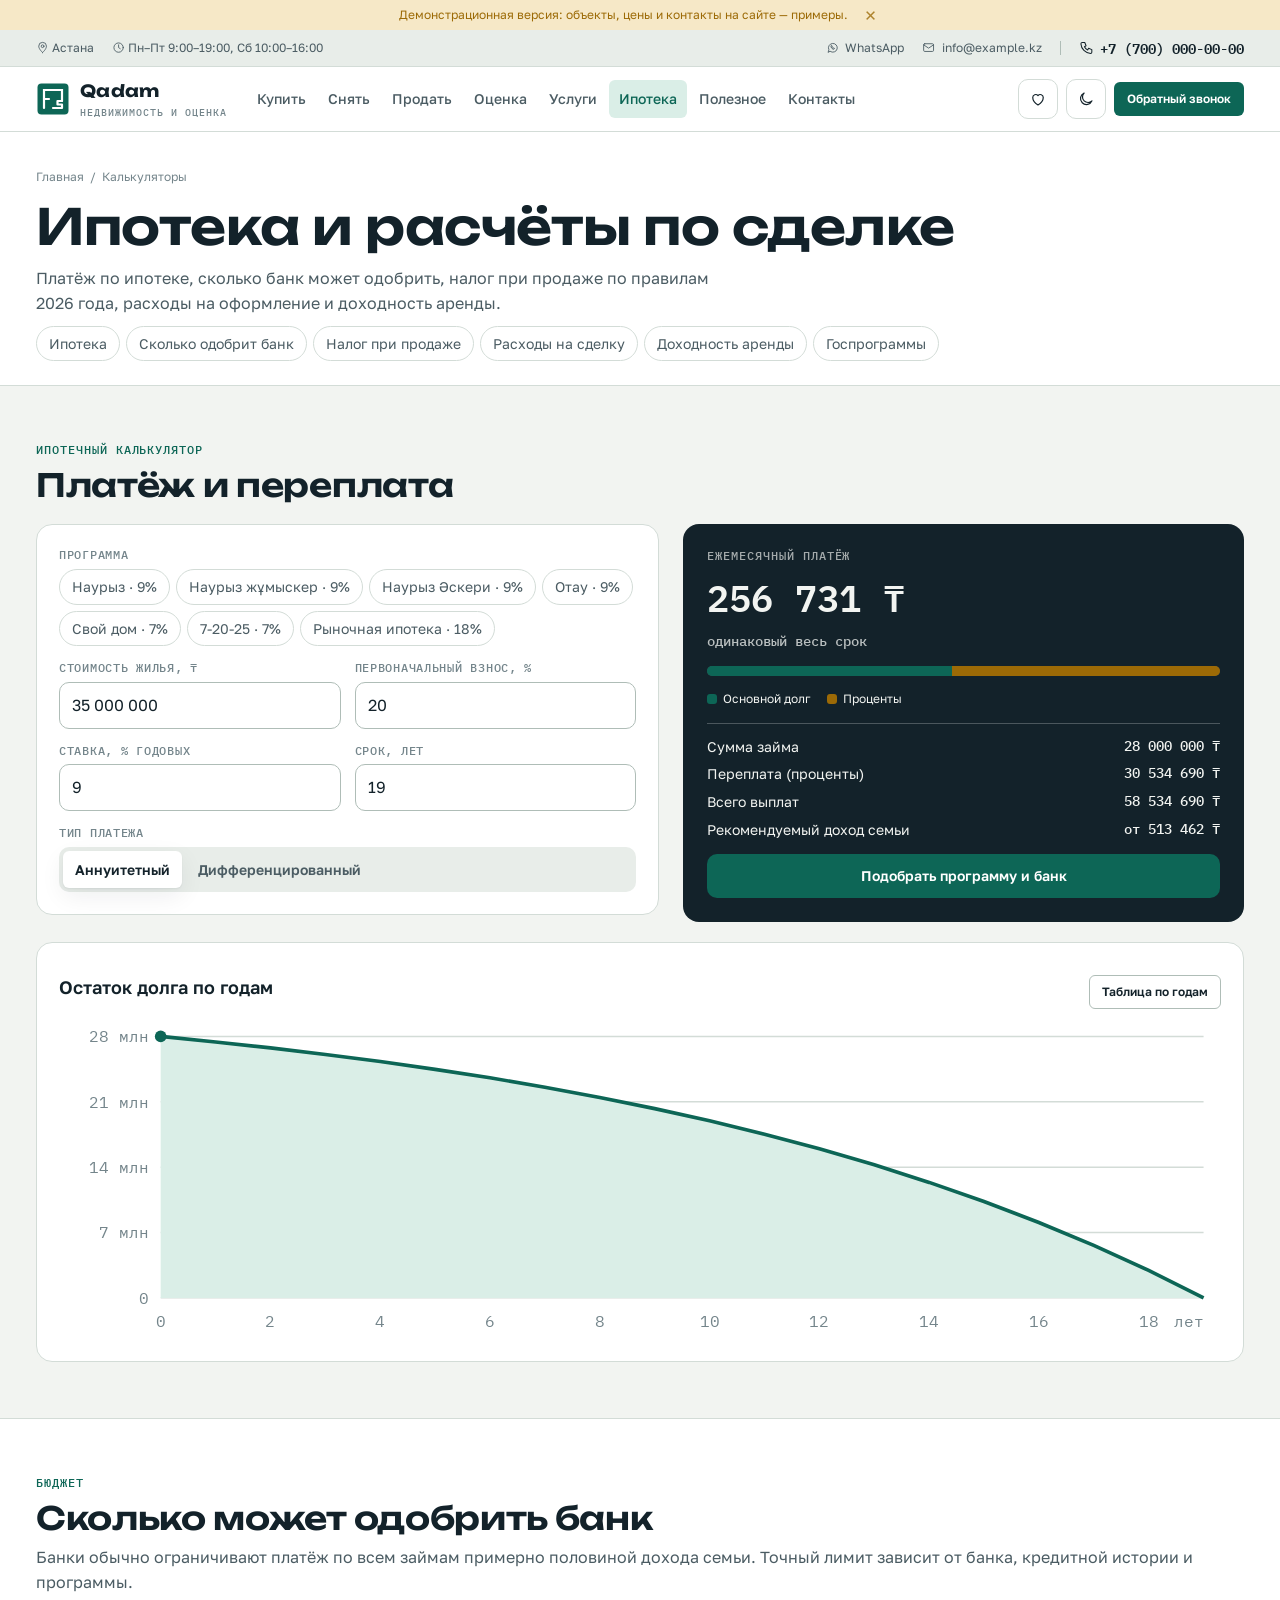
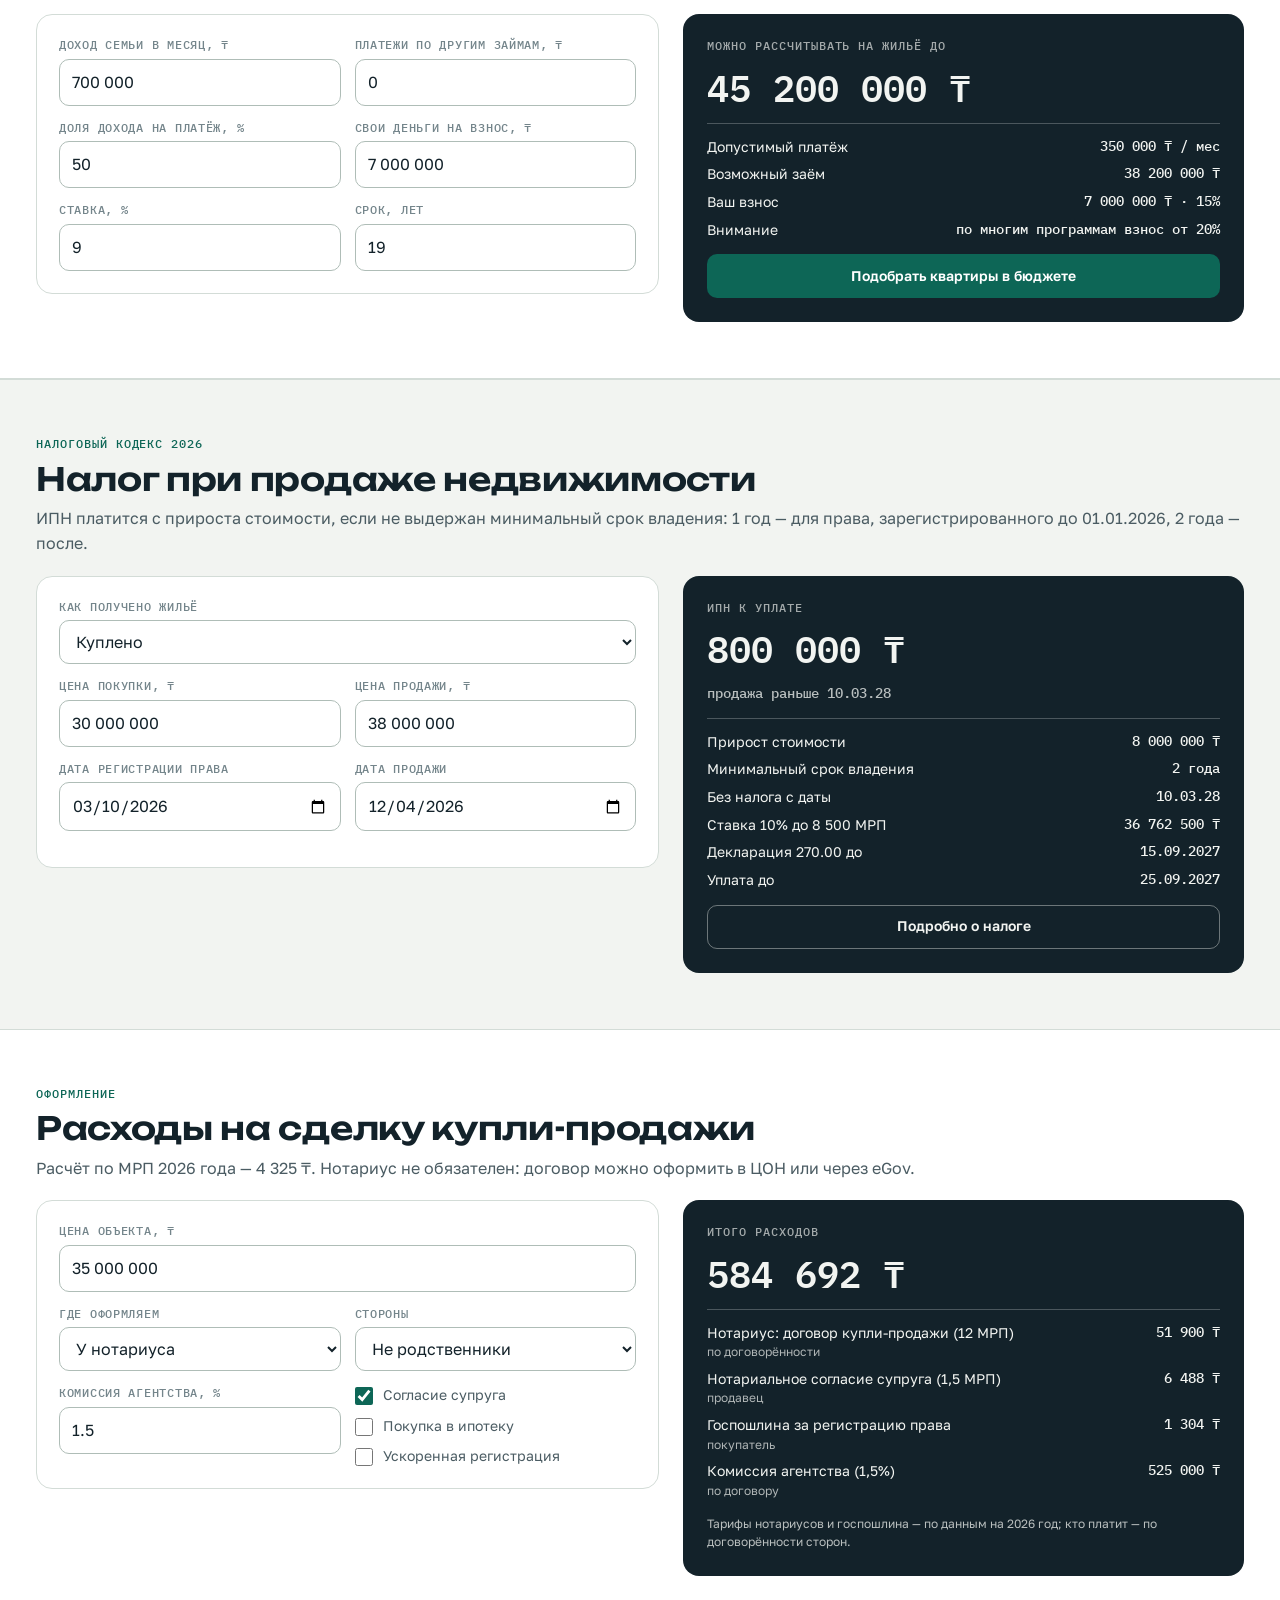
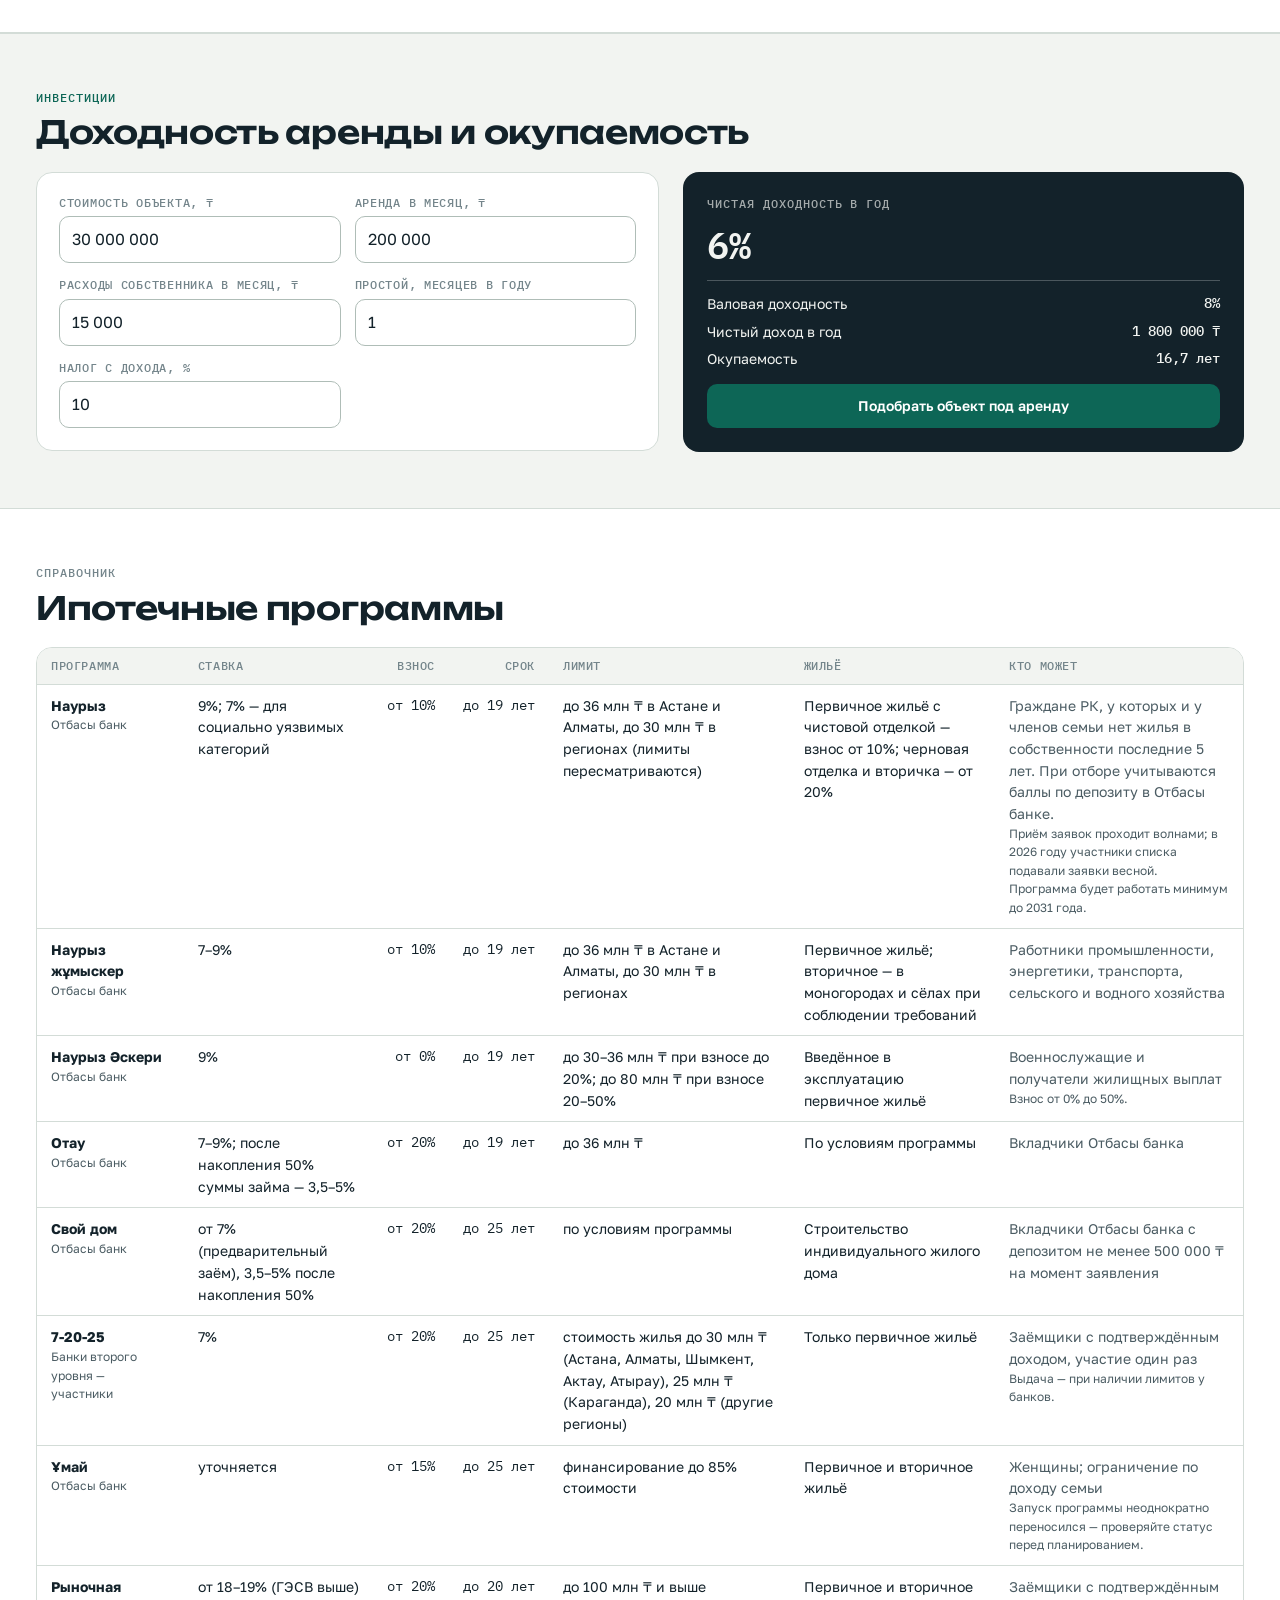
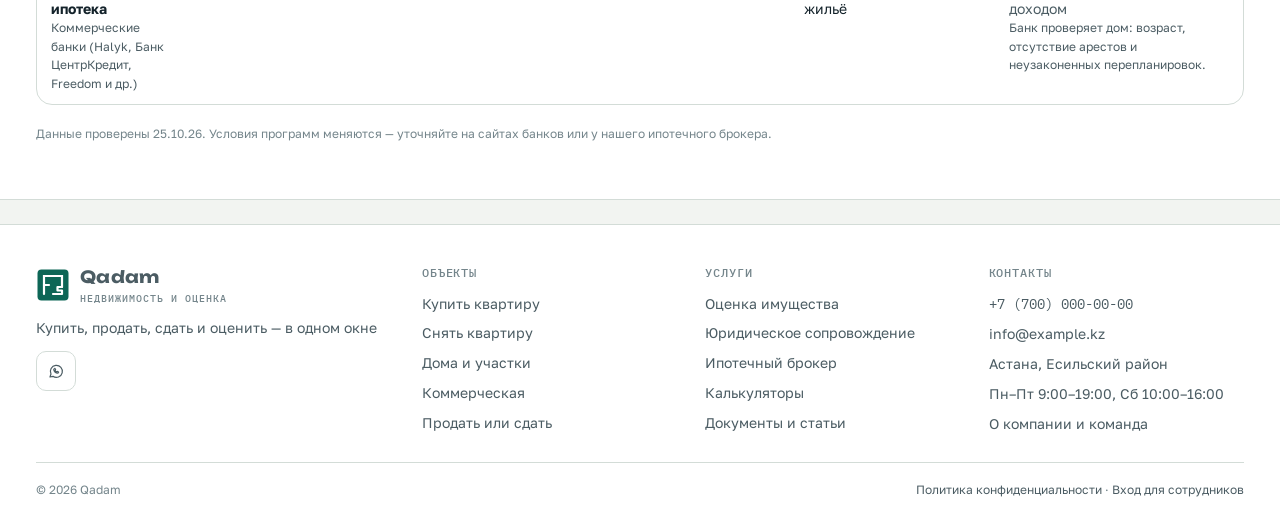
<file: public/calculators.html>
<!doctype html>
<html lang="ru">
<head>
<meta charset="utf-8">
<meta name="viewport" content="width=device-width, initial-scale=1, viewport-fit=cover">
<meta name="theme-color" content="#FFFFFF" media="(prefers-color-scheme: light)">
<meta name="theme-color" content="#141F23" media="(prefers-color-scheme: dark)">
<script>try{var t=JSON.parse(localStorage.getItem("qadam-theme"));if(t==="dark"||t==="light")document.documentElement.setAttribute("data-theme",t)}catch(e){}</script>
<meta name="claude:viewport-fit-sides" content="cover">
<title>Ипотека и калькуляторы · Qadam</title>
<meta name="description" content="Ипотечный калькулятор с графиком платежей, расчёт налога при продаже недвижимости по правилам 2026 года, расходы на сделку и доходность аренды.">
<link rel="icon" href="favicon.svg" type="image/svg+xml">
<link rel="preconnect" href="https://fonts.googleapis.com">
<link rel="preconnect" href="https://fonts.gstatic.com" crossorigin>
<link rel="stylesheet" href="https://fonts.googleapis.com/css2?family=Golos+Text:wght@400;500;600;700&family=IBM+Plex+Mono:wght@400;500;600&family=Unbounded:wght@500;600;700&display=swap">
<link rel="stylesheet" href="styles.css">
<style>
  .calc-sec { scroll-margin-top: calc(var(--header-h) + 24px); }
  .calc-sec + .calc-sec { border-top: 1px solid var(--line); }
  .calc-nav { display: flex; gap: 6px; overflow-x: auto; }
  .chart { width: 100%; height: auto; display: block; }
  .chart text { font: 11px var(--font-mono); fill: var(--ink-3); }
  .chart .grid line { stroke: var(--line); }
  .prog-pick { display: flex; flex-wrap: wrap; gap: 6px; }
</style>
</head>
<body data-page="calc">
<header id="site-header"></header>
<main>
  <section class="page-head">
    <div class="wrap">
      <nav class="crumbs" aria-label="Навигация"><a href="index.html">Главная</a><span>/</span><span>Калькуляторы</span></nav>
      <h1>Ипотека и расчёты по сделке</h1>
      <p>Платёж по ипотеке, сколько банк может одобрить, налог при продаже по правилам 2026 года, расходы на оформление и доходность аренды.</p>
      <nav class="calc-nav" aria-label="Калькуляторы">
        <a class="chip" href="#mortgage">Ипотека</a><a class="chip" href="#afford">Сколько одобрит банк</a><a class="chip" href="#tax">Налог при продаже</a>
        <a class="chip" href="#costs">Расходы на сделку</a><a class="chip" href="#yield">Доходность аренды</a><a class="chip" href="#programs">Госпрограммы</a>
      </nav>
    </div>
  </section>

  <section class="section calc-sec" id="mortgage">
    <div class="wrap stack" style="gap:20px">
      <div class="titles stack" style="gap:8px"><span class="eyebrow accent">Ипотечный калькулятор</span><h2>Платёж и переплата</h2></div>
      <div class="calc">
        <form class="panel-box form-grid" id="m-form">
          <div class="field full"><span class="label">Программа</span><div class="prog-pick" id="m-progs"></div></div>
          <div class="field"><label for="m-price">Стоимость жилья, ₸</label><input class="input" id="m-price" inputmode="numeric" value="35 000 000"></div>
          <div class="field"><label for="m-down">Первоначальный взнос, %</label><input class="input" id="m-down" inputmode="decimal" value="20"></div>
          <div class="field"><label for="m-rate">Ставка, % годовых</label><input class="input" id="m-rate" inputmode="decimal" value="9"></div>
          <div class="field"><label for="m-years">Срок, лет</label><input class="input" id="m-years" inputmode="numeric" value="19"></div>
          <div class="field full"><span class="label">Тип платежа</span>
            <div class="seg" id="m-type" role="group"><button type="button" data-v="annuity" aria-pressed="true">Аннуитетный</button><button type="button" data-v="diff" aria-pressed="false">Дифференцированный</button></div></div>
        </form>
        <div class="result-card" aria-live="polite">
          <span class="eyebrow">Ежемесячный платёж</span>
          <div class="big" id="m-pay">—</div>
          <div class="range" id="m-range"></div>
          <div class="bar-track" aria-hidden="true"><i id="m-bar-p" style="background:var(--accent)"></i><i id="m-bar-i" style="background:var(--gold)"></i></div>
          <div class="legend"><span><i style="background:var(--accent)"></i>Основной долг</span><span><i style="background:var(--gold)"></i>Проценты</span></div>
          <div class="lines" id="m-lines"></div>
          <button class="btn" type="button" data-lead="mortgage" data-title="Подобрать ипотеку">Подобрать программу и банк</button>
        </div>
      </div>
      <div class="panel-box">
        <div class="row between" style="margin-bottom:10px"><h3>Остаток долга по годам</h3><button class="btn ghost sm" type="button" id="m-toggle">Таблица по годам</button></div>
        <svg class="chart" id="m-chart" viewBox="0 0 800 220" role="img" aria-label="График остатка долга"></svg>
        <div class="table-wrap" id="m-table" hidden style="margin-top:12px"></div>
      </div>
    </div>
  </section>

  <section class="section calc-sec band" id="afford">
    <div class="wrap stack" style="gap:20px">
      <div class="titles stack" style="gap:8px"><span class="eyebrow accent">Бюджет</span><h2>Сколько может одобрить банк</h2>
        <p class="muted">Банки обычно ограничивают платёж по всем займам примерно половиной дохода семьи. Точный лимит зависит от банка, кредитной истории и программы.</p></div>
      <div class="calc">
        <form class="panel-box form-grid" id="a-form">
          <div class="field"><label for="a-income">Доход семьи в месяц, ₸</label><input class="input" id="a-income" inputmode="numeric" value="700 000"></div>
          <div class="field"><label for="a-debts">Платежи по другим займам, ₸</label><input class="input" id="a-debts" inputmode="numeric" value="0"></div>
          <div class="field"><label for="a-share">Доля дохода на платёж, %</label><input class="input" id="a-share" inputmode="decimal" value="50"></div>
          <div class="field"><label for="a-own">Свои деньги на взнос, ₸</label><input class="input" id="a-own" inputmode="numeric" value="7 000 000"></div>
          <div class="field"><label for="a-rate">Ставка, %</label><input class="input" id="a-rate" inputmode="decimal" value="9"></div>
          <div class="field"><label for="a-years">Срок, лет</label><input class="input" id="a-years" inputmode="numeric" value="19"></div>
        </form>
        <div class="result-card" aria-live="polite">
          <span class="eyebrow">Можно рассчитывать на жильё до</span>
          <div class="big" id="a-total">—</div>
          <div class="lines" id="a-lines"></div>
          <a class="btn" href="catalog.html" id="a-go">Подобрать квартиры в бюджете</a>
        </div>
      </div>
    </div>
  </section>

  <section class="section calc-sec" id="tax">
    <div class="wrap stack" style="gap:20px">
      <div class="titles stack" style="gap:8px"><span class="eyebrow accent">Налоговый кодекс 2026</span><h2>Налог при продаже недвижимости</h2>
        <p class="muted">ИПН платится с прироста стоимости, если не выдержан минимальный срок владения: 1 год — для права, зарегистрированного до 01.01.2026, 2 года — после.</p></div>
      <div class="calc">
        <form class="panel-box form-grid" id="t-form">
          <div class="field full"><label for="t-how">Как получено жильё</label><select class="input" id="t-how">
            <option value="buy">Куплено</option><option value="inherit">Наследство</option><option value="gift">Дарение</option></select></div>
          <div class="field"><label for="t-buy" id="t-buy-l">Цена покупки, ₸</label><input class="input" id="t-buy" inputmode="numeric" value="30 000 000"></div>
          <div class="field"><label for="t-sell">Цена продажи, ₸</label><input class="input" id="t-sell" inputmode="numeric" value="38 000 000"></div>
          <div class="field"><label for="t-reg">Дата регистрации права</label><input class="input" id="t-reg" type="date" value="2026-03-10"></div>
          <div class="field"><label for="t-date">Дата продажи</label><input class="input" id="t-date" type="date"></div>
          <p class="form-note full" id="t-hint"></p>
        </form>
        <div class="result-card" aria-live="polite">
          <span class="eyebrow">ИПН к уплате</span>
          <div class="big" id="t-tax">—</div>
          <div class="range" id="t-sub"></div>
          <div class="lines" id="t-lines"></div>
          <a class="btn ghost" id="t-article" href="article.html?slug=nalog-pri-prodazhe-2026">Подробно о налоге</a>
        </div>
      </div>
    </div>
  </section>

  <section class="section calc-sec band" id="costs">
    <div class="wrap stack" style="gap:20px">
      <div class="titles stack" style="gap:8px"><span class="eyebrow accent">Оформление</span><h2>Расходы на сделку купли-продажи</h2>
        <p class="muted" id="c-mrp"></p></div>
      <div class="calc">
        <form class="panel-box form-grid" id="c-form">
          <div class="field full"><label for="c-price">Цена объекта, ₸</label><input class="input" id="c-price" inputmode="numeric" value="35 000 000"></div>
          <div class="field"><label for="c-where">Где оформляем</label><select class="input" id="c-where"><option value="notary">У нотариуса</option><option value="con">В ЦОН</option></select></div>
          <div class="field"><label for="c-parties">Стороны</label><select class="input" id="c-parties"><option value="nonrel">Не родственники</option><option value="rel">Близкие родственники</option><option value="legal">Одна сторона — юрлицо</option></select></div>
          <div class="field"><label for="c-comm">Комиссия агентства, %</label><input class="input" id="c-comm" inputmode="decimal" value="1.5"></div>
          <div class="field" style="justify-content:flex-end;gap:10px">
            <label class="check"><input type="checkbox" id="c-spouse" checked> Согласие супруга</label>
            <label class="check"><input type="checkbox" id="c-mort"> Покупка в ипотеку</label>
            <label class="check"><input type="checkbox" id="c-fast"> Ускоренная регистрация</label>
          </div>
        </form>
        <div class="result-card" aria-live="polite">
          <span class="eyebrow">Итого расходов</span>
          <div class="big" id="c-total">—</div>
          <div class="lines" id="c-lines"></div>
          <p class="xs" style="opacity:.75">Тарифы нотариусов и госпошлина — по данным на 2026 год; кто платит — по договорённости сторон.</p>
        </div>
      </div>
    </div>
  </section>

  <section class="section calc-sec" id="yield">
    <div class="wrap stack" style="gap:20px">
      <div class="titles stack" style="gap:8px"><span class="eyebrow accent">Инвестиции</span><h2>Доходность аренды и окупаемость</h2></div>
      <div class="calc">
        <form class="panel-box form-grid" id="y-form">
          <div class="field"><label for="y-price">Стоимость объекта, ₸</label><input class="input" id="y-price" inputmode="numeric" value="30 000 000"></div>
          <div class="field"><label for="y-rent">Аренда в месяц, ₸</label><input class="input" id="y-rent" inputmode="numeric" value="200 000"></div>
          <div class="field"><label for="y-costs">Расходы собственника в месяц, ₸</label><input class="input" id="y-costs" inputmode="numeric" value="15 000"></div>
          <div class="field"><label for="y-vac">Простой, месяцев в году</label><input class="input" id="y-vac" inputmode="decimal" value="1"></div>
          <div class="field"><label for="y-tax">Налог с дохода, %</label><input class="input" id="y-tax" inputmode="decimal" value="10"></div>
        </form>
        <div class="result-card" aria-live="polite">
          <span class="eyebrow">Чистая доходность в год</span>
          <div class="big" id="y-net">—</div>
          <div class="lines" id="y-lines"></div>
          <button class="btn" type="button" data-lead="consult" data-title="Подобрать объект под аренду">Подобрать объект под аренду</button>
        </div>
      </div>
    </div>
  </section>

  <section class="section calc-sec band" id="programs">
    <div class="wrap stack" style="gap:20px">
      <div class="titles stack" style="gap:8px"><span class="eyebrow">Справочник</span><h2>Ипотечные программы</h2></div>
      <div class="table-wrap"><table class="t">
        <thead><tr><th>Программа</th><th>Ставка</th><th class="num">Взнос</th><th class="num">Срок</th><th>Лимит</th><th>Жильё</th><th>Кто может</th></tr></thead>
        <tbody id="p-rows"></tbody>
      </table></div>
      <p class="form-note" id="p-note"></p>
    </div>
  </section>
</main>
<footer id="site-footer"></footer>
<script type="module">
import { boot, db, esc, num, money, moneyShort, link, mortgage, saleTax, dealCosts, rentYield, fmtDateRu, animateValue } from './app.js';
boot(async (s) => {
  const $ = id => document.getElementById(id);
  const n = v => Number(String(v).replace(/\s/g, '').replace(',', '.')) || 0;
  const line = (k, v) => `<div class="line"><span>${esc(k)}</span><b>${v}</b></div>`;
  const programs = await db.list('mortgage_programs', { eq: { is_active: true }, order: 'sort' });
  const f = s.finance;

  // ---- Ипотека ----
  let mType = 'annuity', tableOpen = false;
  $('m-progs').innerHTML = programs.filter(p => p.rate).map(p => `<button type="button" class="chip" data-p="${p.id}">${esc(p.name)} · ${num(p.rate, 1)}%</button>`).join('');
  $('m-progs').addEventListener('click', e => {
    const b = e.target.closest('[data-p]'); if (!b) return;
    const p = programs.find(x => String(x.id) === b.dataset.p);
    $('m-rate').value = p.rate; if (p.term_years) $('m-years').value = p.term_years;
    if (p.down_payment_pct !== null && n($('m-down').value) < p.down_payment_pct) $('m-down').value = p.down_payment_pct;
    document.querySelectorAll('#m-progs .chip').forEach(c => c.setAttribute('aria-pressed', c === b));
    calcM();
  });
  $('m-type').addEventListener('click', e => { const b = e.target.closest('button'); if (!b) return; mType = b.dataset.v; document.querySelectorAll('#m-type button').forEach(x => x.setAttribute('aria-pressed', x === b)); calcM(); });
  function chart(schedule, loan) {
    const W = 800, H = 220, L = 70, B = 28, T = 12, R = 12;
    const years = schedule.length;
    const x = i => L + (W - L - R) * (i / years);
    const y = v => T + (H - T - B) * (1 - v / loan);
    const pts = [[0, loan], ...schedule.map((r, i) => [i + 1, r.balance])];
    const path = pts.map(([i, v], k) => `${k ? 'L' : 'M'}${x(i).toFixed(1)} ${y(v).toFixed(1)}`).join(' ');
    const area = `${path} L${x(years)} ${y(0)} L${x(0)} ${y(0)} Z`;
    const ticksY = [0, 0.25, 0.5, 0.75, 1].map(k => k * loan);
    const step = years > 20 ? 5 : years > 10 ? 2 : 1;
    let ticksX = ''; for (let i = 0; i <= years; i += step) ticksX += `<text x="${x(i)}" y="${H - 8}" text-anchor="middle">${i}</text>`;
    $('m-chart').innerHTML = `<g class="grid">${ticksY.map(v => `<line x1="${L}" x2="${W - R}" y1="${y(v)}" y2="${y(v)}"/>`).join('')}</g>
      ${ticksY.map(v => `<text x="${L - 8}" y="${y(v) + 4}" text-anchor="end">${moneyShort(v)}</text>`).join('')}
      ${ticksX}<text x="${W - R}" y="${H - 8}" text-anchor="end">лет</text>
      <path d="${area}" fill="var(--accent-soft)"/><path d="${path}" fill="none" stroke="var(--accent)" stroke-width="2.5"/>
      <circle cx="${x(0)}" cy="${y(loan)}" r="4" fill="var(--accent)"/>`;
  }
  function calcM() {
    const price = n($('m-price').value);
    const r = mortgage({ price, down: price * n($('m-down').value) / 100, rate: n($('m-rate').value), years: n($('m-years').value), type: mType });
    if (!r) { $('m-pay').textContent = '—'; return; }
    animateValue($('m-pay'), r.first, money, 400);
    $('m-range').textContent = mType === 'diff' ? `первый платёж, последний — ${money(r.last)}` : 'одинаковый весь срок';
    const share = r.loan / r.total * 100;
    $('m-bar-p').style.width = share + '%'; $('m-bar-i').style.width = (100 - share) + '%';
    $('m-lines').innerHTML = line('Сумма займа', money(r.loan)) + line('Переплата (проценты)', money(r.overpay)) + line('Всего выплат', money(r.total)) +
      line('Рекомендуемый доход семьи', `от ${money(r.first * 2)}`);
    chart(r.schedule, r.loan);
    $('m-table').innerHTML = `<table class="t"><thead><tr><th>Год</th><th class="num">Платежи</th><th class="num">Проценты</th><th class="num">Основной долг</th><th class="num">Остаток</th></tr></thead><tbody>${
      r.schedule.map(y => `<tr><td>${y.year}</td><td class="num">${money(y.paid)}</td><td class="num">${money(y.interest)}</td><td class="num">${money(y.principal)}</td><td class="num">${money(y.balance)}</td></tr>`).join('')}</tbody></table>`;
  }
  $('m-toggle').addEventListener('click', () => { tableOpen = !tableOpen; $('m-table').hidden = !tableOpen; $('m-toggle').textContent = tableOpen ? 'Скрыть таблицу' : 'Таблица по годам'; });
  $('m-form').addEventListener('input', calcM); $('m-form').addEventListener('submit', e => e.preventDefault());
  calcM();

  // ---- Сколько одобрит банк ----
  function calcA() {
    const pay = Math.max(0, n($('a-income').value) * n($('a-share').value) / 100 - n($('a-debts').value));
    const r = n($('a-rate').value) / 100 / 12, m = n($('a-years').value) * 12;
    const loan = r ? pay * (1 - Math.pow(1 + r, -m)) / r : pay * m;
    const total = loan + n($('a-own').value);
    const minDown = total ? n($('a-own').value) / total * 100 : 0;
    animateValue($('a-total'), Math.round(total / 100000) * 100000, v => money(Math.round(v / 1000) * 1000), 400);
    $('a-lines').innerHTML = line('Допустимый платёж', money(pay) + ' / мес') + line('Возможный заём', money(Math.round(loan / 100000) * 100000)) +
      line('Ваш взнос', `${money(n($('a-own').value))} · ${num(minDown, 0)}%`) + (minDown < 20 ? line('Внимание', 'по многим программам взнос от 20%') : '');
    $('a-go').href = link('catalog.html', { deal: 'sale', max: Math.round(total) });
  }
  $('a-form').addEventListener('input', calcA); $('a-form').addEventListener('submit', e => e.preventDefault());
  calcA();

  // ---- Налог ----
  $('t-date').value = new Date().toISOString().slice(0, 10);
  $('t-article').href = link('article.html', { slug: 'nalog-pri-prodazhe-2026' });
  function calcT() {
    const how = $('t-how').value;
    $('t-buy-l').textContent = how === 'buy' ? 'Цена покупки, ₸' : how === 'inherit' ? 'Стоимость по отчёту об оценке, ₸' : 'Оценочная стоимость для налога на имущество, ₸';
    $('t-hint').textContent = how === 'inherit'
      ? 'Для наследства первоначальная стоимость — рыночная по отчёту об оценке на дату возникновения права. Без отчёта прирост может быть посчитан почти со всей цены.'
      : how === 'gift' ? 'Для подаренного жилья первоначальная стоимость — оценочная стоимость для налога на имущество на 1 января года получения.' : '';
    const r = saleTax({ buy: n($('t-buy').value), sell: n($('t-sell').value), regDate: $('t-reg').value, saleDate: $('t-date').value,
      mrp: f.mrp, threshold: f.ipn_threshold_mrp, rate: f.ipn_rate, rateHigh: f.ipn_rate_high });
    if (!r) { $('t-tax').textContent = '—'; return; }
    animateValue($('t-tax'), r.tax, money, 400);
    $('t-sub').textContent = r.exempt ? `налога нет: срок владения ${r.minYears} ${r.minYears === 1 ? 'год' : 'года'} выдержан` : r.gain ? `продажа раньше ${fmtDateRu(r.exemptFrom.toISOString().slice(0, 10))}` : 'прироста нет — налога нет';
    $('t-lines').innerHTML = line('Прирост стоимости', money(r.gain)) + line('Минимальный срок владения', `${r.minYears} ${r.minYears === 1 ? 'год' : 'года'}`) +
      line('Без налога с даты', fmtDateRu(r.exemptFrom.toISOString().slice(0, 10))) +
      line(`Ставка ${f.ipn_rate}% до ${num(f.ipn_threshold_mrp)} МРП`, money(r.limit)) +
      (!r.exempt && r.tax ? line('Декларация 270.00 до', r.declBy) + line('Уплата до', r.payBy) : '');
  }
  $('t-form').addEventListener('input', calcT); $('t-form').addEventListener('change', calcT); $('t-form').addEventListener('submit', e => e.preventDefault());
  calcT();

  // ---- Расходы ----
  $('c-mrp').textContent = `Расчёт по МРП ${f.year} года — ${num(f.mrp)} ₸. Нотариус не обязателен: договор можно оформить в ЦОН или через eGov.`;
  function calcC() {
    const notary = $('c-where').value === 'notary';
    $('c-parties').disabled = !notary;
    const r = dealCosts({ price: n($('c-price').value), notary, parties: $('c-parties').value, spouse: $('c-spouse').checked, mortgageOn: $('c-mort').checked, fast: $('c-fast').checked, commissionPct: n($('c-comm').value) }, f);
    animateValue($('c-total'), r.total, money, 400);
    $('c-lines').innerHTML = r.items.map(i => `<div class="line"><span>${esc(i.label)}<span class="xs" style="display:block;opacity:.7">${esc(i.who)}</span></span><b>${money(i.value)}</b></div>`).join('');
  }
  $('c-form').addEventListener('input', calcC); $('c-form').addEventListener('change', calcC); $('c-form').addEventListener('submit', e => e.preventDefault());
  calcC();

  // ---- Доходность ----
  function calcY() {
    const r = rentYield({ price: n($('y-price').value), rent: n($('y-rent').value), costs: n($('y-costs').value), vacancy: n($('y-vac').value), taxPct: n($('y-tax').value) });
    if (!r) { $('y-net').textContent = '—'; return; }
    animateValue($('y-net'), r.net, v => num(v, 1) + '%', 400);
    $('y-lines').innerHTML = line('Валовая доходность', num(r.gross, 1) + '%') + line('Чистый доход в год', money(r.netYear)) +
      line('Окупаемость', isFinite(r.payback) ? `${num(r.payback, 1)} лет` : 'не окупается');
  }
  $('y-form').addEventListener('input', calcY); $('y-form').addEventListener('submit', e => e.preventDefault());
  calcY();

  // ---- Программы ----
  $('p-rows').innerHTML = programs.map(p => `<tr><td><b>${esc(p.name)}</b><div class="xs muted">${esc(p.bank || '')}</div></td><td>${esc(p.rate_text || (p.rate ? p.rate + '%' : ''))}</td>
    <td class="num">${p.down_payment_pct !== null ? 'от ' + num(p.down_payment_pct) + '%' : '—'}</td><td class="num">${p.term_years ? 'до ' + p.term_years + ' лет' : '—'}</td>
    <td>${esc(p.max_amount_text || (p.max_amount ? money(p.max_amount) : ''))}</td><td>${esc(p.housing || '')}</td><td class="muted">${esc(p.who || '')}${p.notes ? `<div class="xs">${esc(p.notes)}</div>` : ''}</td></tr>`).join('');
  const checked = programs.map(p => p.checked_at).filter(Boolean).sort().pop();
  $('p-note').textContent = `Данные проверены ${checked ? fmtDateRu(checked) : 'недавно'}. Условия программ меняются — уточняйте на сайтах банков или у нашего ипотечного брокера.`;
  if (location.hash) setTimeout(() => document.getElementById(location.hash.slice(1))?.scrollIntoView(), 30);
});
</script>
</body>
</html>
</file>
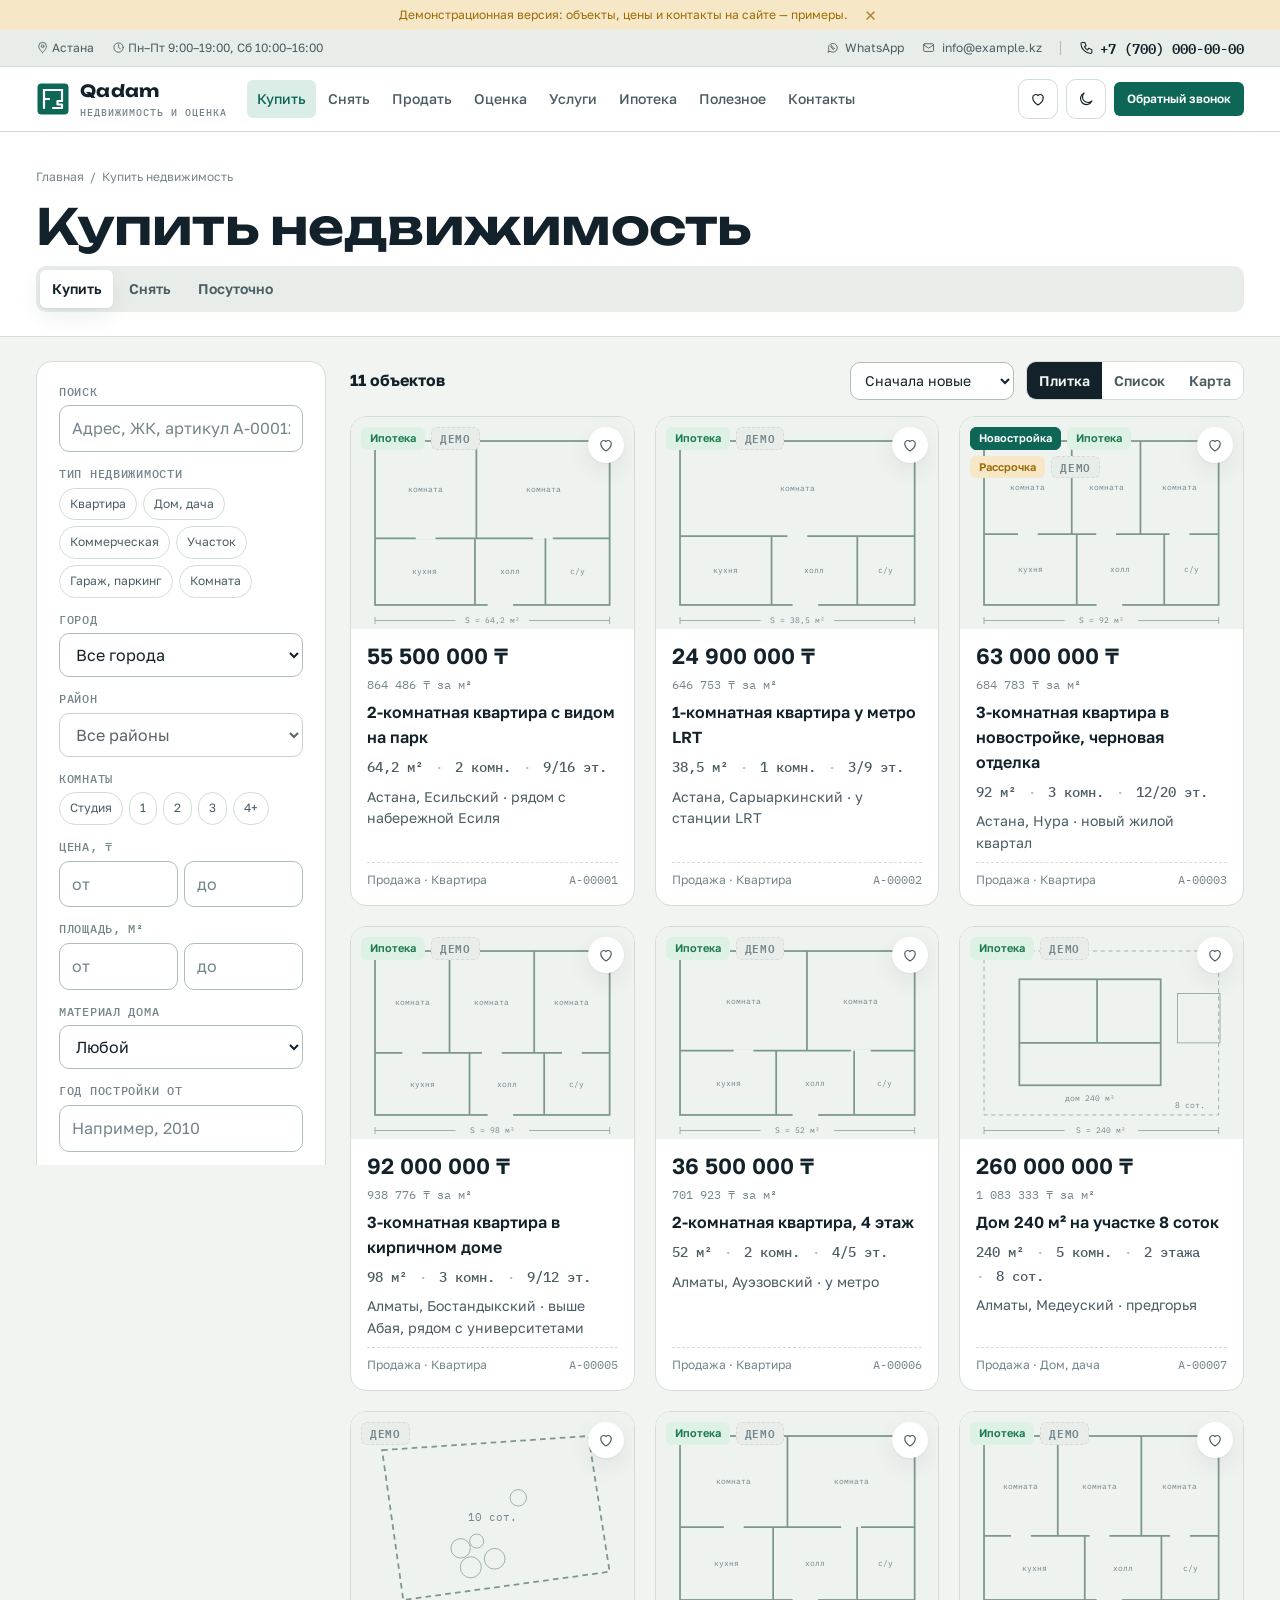
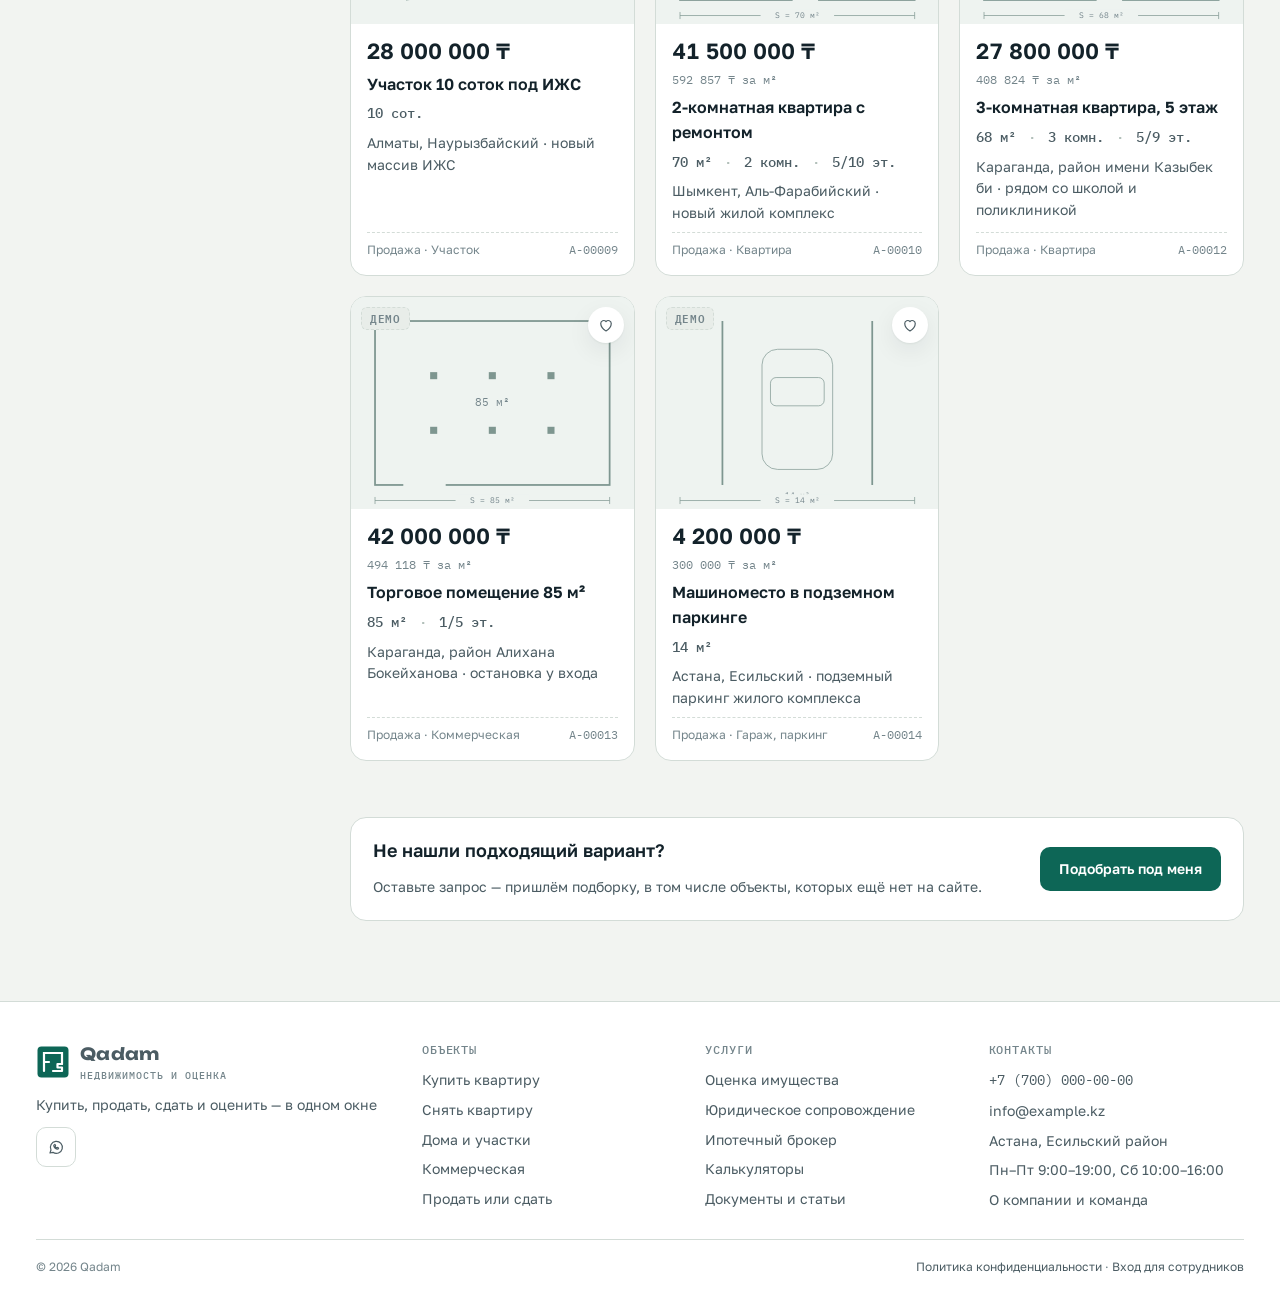
<file: public/catalog.html>
<!doctype html>
<html lang="ru">
<head>
<meta charset="utf-8">
<meta name="viewport" content="width=device-width, initial-scale=1, viewport-fit=cover">
<meta name="theme-color" content="#FFFFFF" media="(prefers-color-scheme: light)">
<meta name="theme-color" content="#141F23" media="(prefers-color-scheme: dark)">
<script>try{var t=JSON.parse(localStorage.getItem("qadam-theme"));if(t==="dark"||t==="light")document.documentElement.setAttribute("data-theme",t)}catch(e){}</script>
<meta name="claude:viewport-fit-sides" content="cover">
<title>Каталог объектов · Qadam</title>
<meta name="description" content="Квартиры, дома, участки и коммерческая недвижимость в Казахстане: продажа и аренда с фильтрами, картой и избранным.">
<link rel="icon" href="favicon.svg" type="image/svg+xml">
<link rel="preconnect" href="https://fonts.googleapis.com">
<link rel="preconnect" href="https://fonts.gstatic.com" crossorigin>
<link rel="stylesheet" href="https://fonts.googleapis.com/css2?family=Golos+Text:wght@400;500;600;700&family=IBM+Plex+Mono:wght@400;500;600&family=Unbounded:wght@500;600;700&display=swap">
<link rel="stylesheet" href="styles.css">
<style>
  .range-pair { display: grid; grid-template-columns: 1fr 1fr; gap: 6px; }
  .chips { display: flex; flex-wrap: wrap; gap: 6px; }
  .chips .chip { padding: 6px 10px; font-size: var(--fs-xs); }
  .toggles { display: flex; flex-direction: column; gap: 10px; }
  .list-view .cards { grid-template-columns: minmax(0, 1fr); }
  .list-view .card { flex-direction: row; }
  .list-view .card-media { width: 300px; flex: none; aspect-ratio: 4 / 3; }
  @media (max-width: 640px) { .list-view .card { flex-direction: column; } .list-view .card-media { width: 100%; } }
  .filters-head { display: none; }
  @media (max-width: 900px) { .filters-head { display: flex; justify-content: space-between; align-items: center; } }
</style>
</head>
<body data-page="buy">
<header id="site-header"></header>
<main>
  <section class="page-head">
    <div class="wrap">
      <nav class="crumbs" aria-label="Навигация"><a href="index.html">Главная</a><span>/</span><span id="crumb">Каталог</span></nav>
      <h1 id="title">Каталог недвижимости</h1>
      <div class="seg" id="deal" role="group" aria-label="Тип сделки">
        <button type="button" data-v="sale" aria-pressed="true">Купить</button>
        <button type="button" data-v="rent" aria-pressed="false">Снять</button>
        <button type="button" data-v="daily" aria-pressed="false">Посуточно</button>
      </div>
    </div>
  </section>
  <div class="wrap catalog">
    <aside class="filters" id="filters">
      <form class="panel-box" id="ff" autocomplete="off">
        <div class="filters-head"><b>Фильтры</b><button class="icon-btn" type="button" id="ff-close" aria-label="Закрыть">✕</button></div>
        <div class="field"><label for="f-q">Поиск</label><input class="input" id="f-q" placeholder="Адрес, ЖК, артикул A-00012"></div>
        <div class="field"><span class="label">Тип недвижимости</span><div class="chips" id="f-type"></div></div>
        <div class="field"><label for="f-city">Город</label><select class="input" id="f-city"></select></div>
        <div class="field"><label for="f-district">Район</label><select class="input" id="f-district"></select></div>
        <div class="field" id="rooms-field"><span class="label">Комнаты</span><div class="chips" id="f-rooms"></div></div>
        <div class="field"><span class="label">Цена, ₸</span><div class="range-pair"><input class="input" id="f-pmin" inputmode="numeric" placeholder="от"><input class="input" id="f-pmax" inputmode="numeric" placeholder="до"></div></div>
        <div class="field"><span class="label">Площадь, м²</span><div class="range-pair"><input class="input" id="f-amin" inputmode="decimal" placeholder="от"><input class="input" id="f-amax" inputmode="decimal" placeholder="до"></div></div>
        <div class="field"><label for="f-build">Материал дома</label><select class="input" id="f-build"></select></div>
        <div class="field"><label for="f-year">Год постройки от</label><input class="input" id="f-year" inputmode="numeric" placeholder="Например, 2010"></div>
        <div class="toggles">
          <label class="check"><input type="checkbox" id="f-new"> Новостройка</label>
          <label class="check"><input type="checkbox" id="f-mortgage"> Подходит под ипотеку</label>
          <label class="check"><input type="checkbox" id="f-inst"> Рассрочка</label>
          <label class="check"><input type="checkbox" id="f-exchange"> Возможен обмен</label>
          <label class="check"><input type="checkbox" id="f-notfirst"> Не первый этаж</label>
          <label class="check"><input type="checkbox" id="f-notlast"> Не последний этаж</label>
          <label class="check"><input type="checkbox" id="f-photo"> Только с фото</label>
          <label class="check"><input type="checkbox" id="f-sold"> Показать проданные и сданные</label>
        </div>
        <div class="row"><button class="btn ghost sm" type="reset" id="f-reset">Сбросить</button><button class="btn sm filters-toggle" type="button" id="f-apply">Показать</button></div>
      </form>
    </aside>
    <section aria-live="polite">
      <div class="result-bar">
        <div class="row">
          <button class="btn ghost sm filters-toggle" type="button" id="open-filters">Фильтры</button>
          <b id="count">…</b>
        </div>
        <div class="row">
          <label class="sr-only" for="sort">Сортировка</label>
          <select class="input" id="sort" style="width:auto;min-height:38px;padding:6px 10px;font-size:var(--fs-sm)">
            <option value="new">Сначала новые</option>
            <option value="cheap">Сначала дешевле</option>
            <option value="expensive">Сначала дороже</option>
            <option value="m2">Дешевле за м²</option>
            <option value="area">Больше площадь</option>
          </select>
          <div class="view-switch" role="group" aria-label="Вид">
            <button type="button" data-view="grid" aria-pressed="true">Плитка</button>
            <button type="button" data-view="list" aria-pressed="false">Список</button>
            <button type="button" data-view="map" aria-pressed="false">Карта</button>
          </div>
        </div>
      </div>
      <div id="results"><div class="cards" id="cards"><div class="card skeleton" aria-hidden="true"><div class="card-media skel"></div><div class="card-body"><div class="skel" style="height:26px;width:62%"></div><div class="skel" style="height:14px;width:40%"></div><div class="skel" style="height:18px;width:90%"></div><div class="skel" style="height:14px;width:75%"></div></div></div><div class="card skeleton" aria-hidden="true"><div class="card-media skel"></div><div class="card-body"><div class="skel" style="height:26px;width:62%"></div><div class="skel" style="height:14px;width:40%"></div><div class="skel" style="height:18px;width:90%"></div><div class="skel" style="height:14px;width:75%"></div></div></div><div class="card skeleton" aria-hidden="true"><div class="card-media skel"></div><div class="card-body"><div class="skel" style="height:26px;width:62%"></div><div class="skel" style="height:14px;width:40%"></div><div class="skel" style="height:18px;width:90%"></div><div class="skel" style="height:14px;width:75%"></div></div></div><div class="card skeleton" aria-hidden="true"><div class="card-media skel"></div><div class="card-body"><div class="skel" style="height:26px;width:62%"></div><div class="skel" style="height:14px;width:40%"></div><div class="skel" style="height:18px;width:90%"></div><div class="skel" style="height:14px;width:75%"></div></div></div><div class="card skeleton" aria-hidden="true"><div class="card-media skel"></div><div class="card-body"><div class="skel" style="height:26px;width:62%"></div><div class="skel" style="height:14px;width:40%"></div><div class="skel" style="height:18px;width:90%"></div><div class="skel" style="height:14px;width:75%"></div></div></div><div class="card skeleton" aria-hidden="true"><div class="card-media skel"></div><div class="card-body"><div class="skel" style="height:26px;width:62%"></div><div class="skel" style="height:14px;width:40%"></div><div class="skel" style="height:18px;width:90%"></div><div class="skel" style="height:14px;width:75%"></div></div></div></div></div>
      <div id="map" class="map-box" hidden></div>
      <div class="row" style="justify-content:center;margin-top:24px"><button class="btn ghost" type="button" id="more" hidden>Показать ещё</button></div>
      <div class="panel-box" style="margin-top:32px">
        <div class="row between">
          <div class="stack" style="gap:4px"><h3>Не нашли подходящий вариант?</h3><p class="muted small">Оставьте запрос — пришлём подборку, в том числе объекты, которых ещё нет на сайте.</p></div>
          <button class="btn" type="button" id="ask">Подобрать под меня</button>
        </div>
      </div>
    </section>
  </div>
</main>
<footer id="site-footer"></footer>

<script type="module">
import { boot, db, esc, num, link, byId, listingCard, listingTitle, moneyShort, PTYPE, DEAL, session, makeMap, pricePin, openLead, money, plural, markNav } from './app.js';

boot(async () => {
  const $ = id => document.getElementById(id);
  const [cities, districts, all] = await Promise.all([
    db.list('cities', { eq: { is_active: true }, order: 'sort' }),
    db.list('districts', { order: 'sort' }),
    db.list('listings', { in: { status: ['published', 'reserved', 'sold'] }, order: ['published_at', 'desc'] })
  ]);
  const ctx = { cities: byId(cities), districts: byId(districts) };

  // ---- Начальные фильтры: ?параметры, #токен или поиск с главной ----
  const qs = new URLSearchParams(location.search);
  const token = location.hash.slice(1);
  const handoff = session.get('qadam-search') || {};
  session.del('qadam-search');
  const F = {
    deal: qs.get('deal') || (['sale', 'rent', 'daily'].includes(token) ? token : handoff.deal) || 'sale',
    types: new Set((qs.get('type') || (PTYPE[token] ? token : handoff.type) || '').split(',').filter(Boolean)),
    city: qs.get('city') || handoff.city || '',
    district: qs.get('district') || '',
    rooms: new Set((qs.get('rooms') ?? handoff.rooms ?? '').split(',').filter(x => x !== '')),
    pmin: qs.get('min') || '', pmax: qs.get('max') || handoff.max || '',
    amin: qs.get('amin') || '', amax: qs.get('amax') || '',
    build: qs.get('build') || '', year: qs.get('year') || '',
    new: qs.get('new') === '1' || token === 'new', mortgage: qs.get('mortgage') === '1' || token === 'mortgage',
    inst: false, exchange: false, notfirst: false, notlast: false, photo: false, sold: false,
    q: qs.get('q') || ''
  };
  if (F.new || F.mortgage) F.deal = 'sale';

  // ---- Отрисовка элементов фильтра ----
  $('f-type').innerHTML = Object.entries(PTYPE).map(([k, v]) => `<button type="button" class="chip" data-v="${k}" aria-pressed="${F.types.has(k)}">${v}</button>`).join('');
  $('f-rooms').innerHTML = [['0', 'Студия'], ['1', '1'], ['2', '2'], ['3', '3'], ['4', '4+']].map(([k, v]) => `<button type="button" class="chip" data-v="${k}" aria-pressed="${F.rooms.has(k)}">${v}</button>`).join('');
  $('f-city').innerHTML = '<option value="">Все города</option>' + cities.map(c => `<option value="${c.id}" ${String(c.id) === String(F.city) ? 'selected' : ''}>${esc(c.name)}</option>`).join('');
  const builds = [...new Set(all.map(l => l.building_type).filter(Boolean))].sort();
  $('f-build').innerHTML = '<option value="">Любой</option>' + builds.map(b => `<option ${b === F.build ? 'selected' : ''}>${esc(b)}</option>`).join('');
  function fillDistricts() {
    const list = districts.filter(d => String(d.city_id) === String(F.city));
    $('f-district').innerHTML = '<option value="">Все районы</option>' + list.map(d => `<option value="${d.id}" ${String(d.id) === String(F.district) ? 'selected' : ''}>${esc(d.name)}</option>`).join('');
    $('f-district').disabled = !list.length;
  }
  fillDistricts();
  const setVal = (id, v) => { $(id).value = v; };
  setVal('f-q', F.q); setVal('f-pmin', F.pmin); setVal('f-pmax', F.pmax); setVal('f-amin', F.amin); setVal('f-amax', F.amax); setVal('f-year', F.year);
  $('f-new').checked = F.new; $('f-mortgage').checked = F.mortgage;

  function setDeal(d) {
    F.deal = d;
    document.querySelectorAll('#deal button').forEach(b => b.setAttribute('aria-pressed', b.dataset.v === d));
    const t = d === 'sale' ? 'Купить недвижимость' : d === 'rent' ? 'Снять недвижимость' : 'Посуточная аренда';
    $('title').textContent = t; $('crumb').textContent = t;
    markNav(d === 'sale' ? 'buy' : 'rent');
  }
  setDeal(F.deal);

  // ---- Фильтрация на клиенте: каталог агентства — сотни объектов, отвечает мгновенно ----
  const n = v => Number(String(v).replace(/\s/g, '').replace(',', '.')) || 0;
  function filtered() {
    const q = F.q.trim().toLowerCase();
    let rows = all.filter(l => {
      if (l.deal_type !== F.deal) return false;
      if (!F.sold && l.status === 'sold') return false;
      if (F.types.size && !F.types.has(l.property_type)) return false;
      if (F.city && String(l.city_id) !== String(F.city)) return false;
      if (F.district && String(l.district_id) !== String(F.district)) return false;
      if (F.rooms.size) {
        const r = l.rooms ? Math.min(4, l.rooms) : 0;
        if (!['apartment', 'room', 'house'].includes(l.property_type) || !F.rooms.has(String(r))) return false;
      }
      if (F.pmin && l.price < n(F.pmin)) return false;
      if (F.pmax && l.price > n(F.pmax)) return false;
      if (F.amin && (l.area_total || 0) < n(F.amin)) return false;
      if (F.amax && (l.area_total || 0) > n(F.amax)) return false;
      if (F.build && l.building_type !== F.build) return false;
      if (F.year && (l.year_built || 0) < n(F.year)) return false;
      if (F.new && !l.is_new_building) return false;
      if (F.mortgage && !l.mortgage_ok) return false;
      if (F.inst && !l.installment_ok) return false;
      if (F.exchange && !l.exchange_ok) return false;
      if (F.notfirst && l.floor === 1) return false;
      if (F.notlast && l.floor && l.floor === l.floors_total) return false;
      if (F.photo && !(l.photos || []).length) return false;
      if (q) {
        const hay = [l.title, l.address, l.complex_name, l.code, l.description, ctx.cities.get(l.city_id)?.name, ctx.districts.get(l.district_id)?.name].join(' ').toLowerCase();
        if (!hay.includes(q)) return false;
      }
      return true;
    });
    const sort = $('sort').value;
    const m2 = l => l.area_total ? l.price / l.area_total : Infinity;
    if (sort === 'cheap') rows.sort((a, b) => a.price - b.price);
    else if (sort === 'expensive') rows.sort((a, b) => b.price - a.price);
    else if (sort === 'm2') rows.sort((a, b) => m2(a) - m2(b));
    else if (sort === 'area') rows.sort((a, b) => (b.area_total || 0) - (a.area_total || 0));
    rows.sort((a, b) => (a.status === 'sold') - (b.status === 'sold'));
    return rows;
  }

  let shown = 24, view = 'grid', mapObj = null, markers = null;
  function render() {
    const rows = filtered();
    $('count').textContent = `${num(rows.length)} ${plural(rows.length, ['объект', 'объекта', 'объектов'])}`;
    $('cards').innerHTML = rows.slice(0, shown).map(l => listingCard(l, ctx)).join('') ||
      `<div class="empty"><p>По этим условиям сейчас ничего нет.</p><div class="row"><button class="btn ghost" type="button" id="empty-reset">Сбросить фильтры</button><button class="btn" type="button" id="empty-ask">Оставить запрос на подбор</button></div></div>`;
    $('more').hidden = view === 'map' || rows.length <= shown;
    $('empty-reset')?.addEventListener('click', () => $('f-reset').click());
    $('empty-ask')?.addEventListener('click', ask);
    if (view === 'map') drawMap(rows);
    syncUrl();
  }
  async function drawMap(rows) {
    const pts = rows.filter(l => l.lat && l.lng);
    const c = ctx.cities.get(Number(F.city)) || cities[0] || { lat: 48, lng: 68 };
    if (!mapObj) {
      mapObj = await makeMap($('map'), { lat: c.lat, lng: c.lng, zoom: F.city ? 12 : 5 });
      markers = mapObj.L.layerGroup().addTo(mapObj.map);
    }
    markers.clearLayers();
    for (const l of pts) {
      mapObj.L.marker([l.lat, l.lng], { icon: pricePin(mapObj.L, moneyShort(l.price)) })
        .bindPopup(`<b>${esc(listingTitle(l))}</b><br>${money(l.price)}<br><a href="${link('object.html', { id: l.id })}">Открыть объект</a>`)
        .addTo(markers);
    }
    if (pts.length) mapObj.map.fitBounds(pts.map(l => [l.lat, l.lng]), { padding: [40, 40], maxZoom: 14 });
    setTimeout(() => mapObj.map.invalidateSize(), 50);
  }
  function syncUrl() {
    if (location.protocol === 'file:') return;
    const p = new URLSearchParams();
    p.set('deal', F.deal);
    if (F.types.size) p.set('type', [...F.types].join(','));
    if (F.city) p.set('city', F.city);
    if (F.district) p.set('district', F.district);
    if (F.rooms.size) p.set('rooms', [...F.rooms].join(','));
    if (F.pmin) p.set('min', n(F.pmin)); if (F.pmax) p.set('max', n(F.pmax));
    if (F.amin) p.set('amin', F.amin); if (F.amax) p.set('amax', F.amax);
    if (F.build) p.set('build', F.build); if (F.year) p.set('year', F.year);
    if (F.new) p.set('new', '1'); if (F.mortgage) p.set('mortgage', '1');
    if (F.q) p.set('q', F.q);
    try { history.replaceState(null, '', '?' + p.toString()); } catch { /* предпросмотр без истории */ }
  }

  // ---- События ----
  const chipToggle = (boxId, set) => $(boxId).addEventListener('click', e => {
    const b = e.target.closest('.chip'); if (!b) return;
    const v = b.dataset.v; set.has(v) ? set.delete(v) : set.add(v);
    b.setAttribute('aria-pressed', set.has(v)); shown = 24; render();
  });
  chipToggle('f-type', F.types); chipToggle('f-rooms', F.rooms);
  $('deal').addEventListener('click', e => { const b = e.target.closest('button'); if (b) { setDeal(b.dataset.v); shown = 24; render(); } });
  $('f-city').addEventListener('change', () => { F.city = $('f-city').value; F.district = ''; fillDistricts(); render(); if (mapObj && F.city) { const c = ctx.cities.get(Number(F.city)); mapObj.map.setView([c.lat, c.lng], 12); } });
  $('f-district').addEventListener('change', () => { F.district = $('f-district').value; render(); });
  const bind = (id, key, ev = 'input') => $(id).addEventListener(ev, () => { F[key] = $(id).type === 'checkbox' ? $(id).checked : $(id).value; shown = 24; render(); });
  bind('f-q', 'q'); bind('f-pmin', 'pmin'); bind('f-pmax', 'pmax'); bind('f-amin', 'amin'); bind('f-amax', 'amax'); bind('f-year', 'year');
  bind('f-build', 'build', 'change');
  for (const [id, key] of [['f-new', 'new'], ['f-mortgage', 'mortgage'], ['f-inst', 'inst'], ['f-exchange', 'exchange'], ['f-notfirst', 'notfirst'], ['f-notlast', 'notlast'], ['f-photo', 'photo'], ['f-sold', 'sold']]) bind(id, key, 'change');
  $('sort').addEventListener('change', render);
  $('f-reset').addEventListener('click', () => setTimeout(() => {
    Object.assign(F, { city: '', district: '', pmin: '', pmax: '', amin: '', amax: '', build: '', year: '', q: '', new: false, mortgage: false, inst: false, exchange: false, notfirst: false, notlast: false, photo: false, sold: false });
    F.types.clear(); F.rooms.clear();
    document.querySelectorAll('#f-type .chip, #f-rooms .chip').forEach(c => c.setAttribute('aria-pressed', 'false'));
    fillDistricts(); render();
  }));
  $('more').addEventListener('click', () => { shown += 24; render(); });
  document.querySelector('.view-switch').addEventListener('click', e => {
    const b = e.target.closest('button'); if (!b) return;
    view = b.dataset.view;
    document.querySelectorAll('.view-switch button').forEach(x => x.setAttribute('aria-pressed', x === b));
    $('results').hidden = view === 'map'; $('map').hidden = view !== 'map';
    $('results').classList.toggle('list-view', view === 'list');
    render();
  });
  const filtersEl = $('filters');
  $('open-filters').addEventListener('click', () => filtersEl.classList.add('open'));
  $('ff-close').addEventListener('click', () => filtersEl.classList.remove('open'));
  $('f-apply').addEventListener('click', () => filtersEl.classList.remove('open'));
  filtersEl.addEventListener('click', e => { if (e.target === filtersEl) filtersEl.classList.remove('open'); });
  $('ff').addEventListener('submit', e => e.preventDefault());
  function ask() {
    const city = ctx.cities.get(Number(F.city))?.name;
    openLead({ kind: F.deal === 'sale' ? 'buy' : 'rent', title: 'Подбор недвижимости', subtitle: 'Пришлём варианты под ваши условия',
      payload: { Сделка: DEAL[F.deal], Тип: [...F.types].map(t => PTYPE[t]).join(', '), Город: city || '', 'Цена до': F.pmax, Комнаты: [...F.rooms].join(', ') } });
  }
  $('ask').addEventListener('click', ask);
  render();
});
</script>
</body>
</html>
</file>
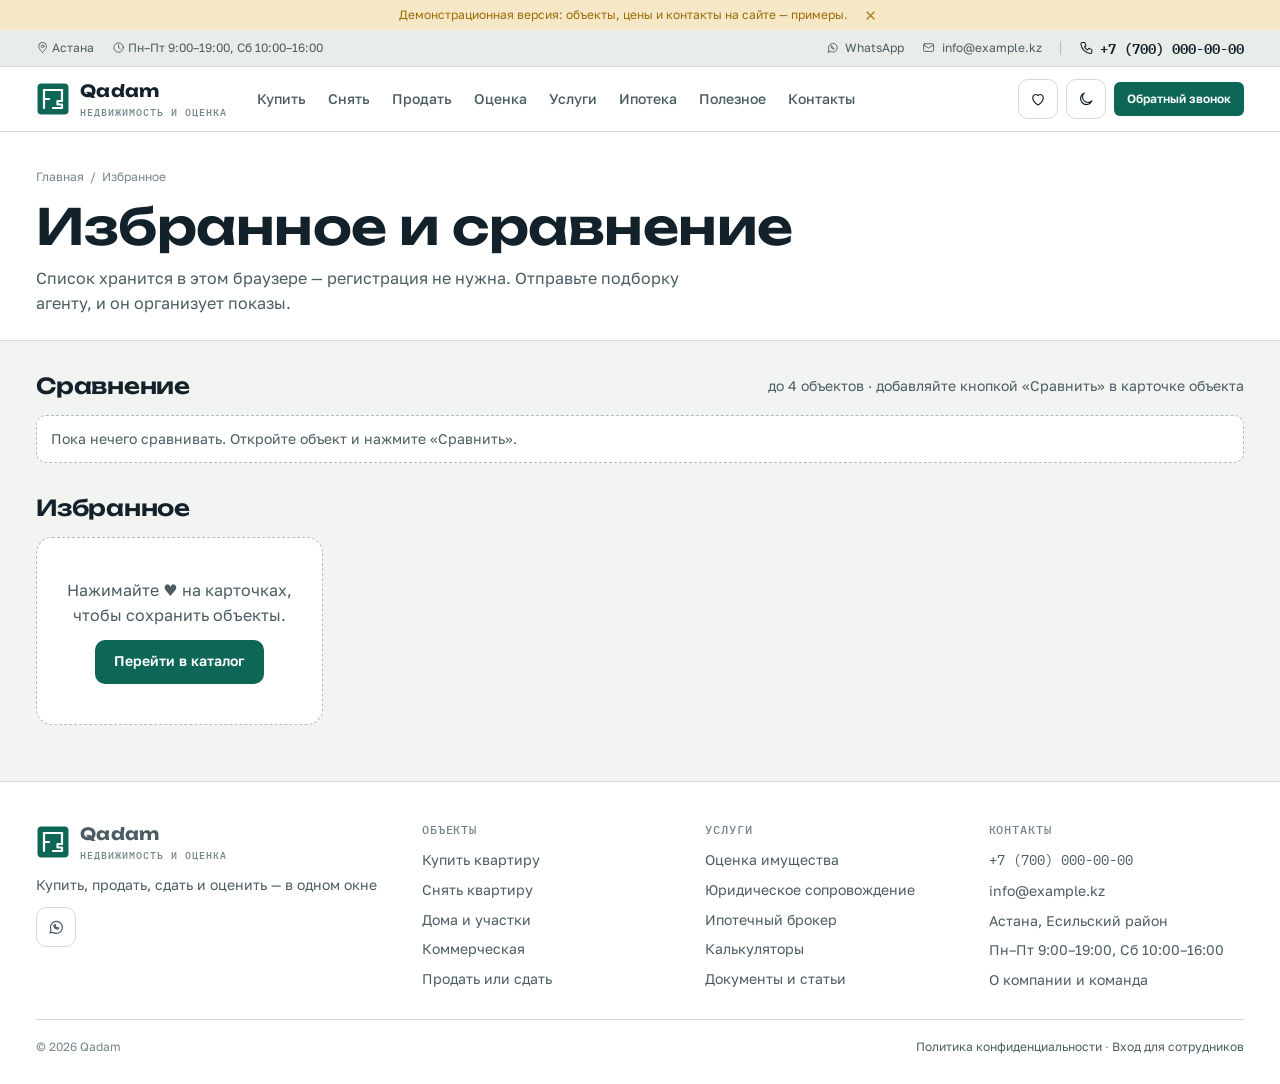
<file: public/favorites.html>
<!doctype html>
<html lang="ru">
<head>
<meta charset="utf-8">
<meta name="viewport" content="width=device-width, initial-scale=1, viewport-fit=cover">
<meta name="theme-color" content="#FFFFFF" media="(prefers-color-scheme: light)">
<meta name="theme-color" content="#141F23" media="(prefers-color-scheme: dark)">
<script>try{var t=JSON.parse(localStorage.getItem("qadam-theme"));if(t==="dark"||t==="light")document.documentElement.setAttribute("data-theme",t)}catch(e){}</script>
<meta name="claude:viewport-fit-sides" content="cover">
<title>Избранное и сравнение · Qadam</title>
<meta name="description" content="Избранные объекты, сравнение характеристик и недавно просмотренные.">
<link rel="icon" href="favicon.svg" type="image/svg+xml">
<link rel="preconnect" href="https://fonts.googleapis.com">
<link rel="preconnect" href="https://fonts.gstatic.com" crossorigin>
<link rel="stylesheet" href="https://fonts.googleapis.com/css2?family=Golos+Text:wght@400;500;600;700&family=IBM+Plex+Mono:wght@400;500;600&family=Unbounded:wght@500;600;700&display=swap">
<link rel="stylesheet" href="styles.css">
<style>
  table.cmp td, table.cmp th { min-width: 180px; }
  table.cmp th:first-child, table.cmp td:first-child { min-width: 150px; position: sticky; left: 0; background: var(--surface); z-index: 1; }
  table.cmp .best { color: var(--ok); font-weight: 600; }
</style>
</head>
<body data-page="">
<header id="site-header"></header>
<main>
  <section class="page-head">
    <div class="wrap">
      <nav class="crumbs" aria-label="Навигация"><a href="index.html">Главная</a><span>/</span><span>Избранное</span></nav>
      <h1>Избранное и сравнение</h1>
      <p>Список хранится в этом браузере — регистрация не нужна. Отправьте подборку агенту, и он организует показы.</p>
    </div>
  </section>
  <section class="section tight">
    <div class="wrap stack" style="gap:32px">
      <div class="stack">
        <div class="row between"><h2 style="font-size:var(--fs-xl)">Сравнение</h2><span class="small muted">до 4 объектов · добавляйте кнопкой «Сравнить» в карточке объекта</span></div>
        <div id="compare"></div>
      </div>
      <div class="stack">
        <div class="row between"><h2 style="font-size:var(--fs-xl)">Избранное</h2><button class="btn sm" type="button" id="send">Отправить подборку агенту</button></div>
        <div class="cards" id="favs"></div>
      </div>
      <div class="stack" id="recent-box">
        <h2 style="font-size:var(--fs-xl)">Вы смотрели</h2>
        <div class="cards" id="recent"></div>
      </div>
    </div>
  </section>
</main>
<footer id="site-footer"></footer>
<script type="module">
import { boot, db, esc, num, money, link, byId, listingCard, listingTitle, cover, favorites, compare, recent, DEAL, PTYPE, openLead } from './app.js';
boot(async () => {
  const $ = id => document.getElementById(id);
  const [cities, districts, all] = await Promise.all([
    db.list('cities'), db.list('districts'),
    db.list('listings', { in: { status: ['published', 'reserved', 'sold'] } })
  ]);
  const ctx = { cities: byId(cities), districts: byId(districts) };
  const map = byId(all);
  const pick = ids => ids.map(id => map.get(id)).filter(Boolean);

  function renderFavs() {
    const list = pick(favorites.all());
    $('favs').innerHTML = list.map(l => listingCard(l, ctx)).join('') || `<div class="empty"><p>Нажимайте ♥ на карточках, чтобы сохранить объекты.</p><a class="btn" href="catalog.html">Перейти в каталог</a></div>`;
    $('send').hidden = !list.length;
  }
  function renderCompare() {
    const list = pick(compare.all());
    if (!list.length) { $('compare').innerHTML = '<div class="notice">Пока нечего сравнивать. Откройте объект и нажмите «Сравнить».</div>'; return; }
    const m2 = l => l.area_total && l.deal_type === 'sale' ? Math.round(l.price / l.area_total) : null;
    const rows = [
      ['Цена', l => money(l.price), l => l.price, 'min'],
      ['Цена за м²', l => m2(l) ? num(m2(l)) + ' ₸' : '—', m2, 'min'],
      ['Сделка', l => DEAL[l.deal_type]],
      ['Тип', l => PTYPE[l.property_type]],
      ['Город, район', l => [ctx.cities.get(l.city_id)?.name, ctx.districts.get(l.district_id)?.name].filter(Boolean).join(', ')],
      ['Площадь', l => l.area_total ? num(l.area_total, 1) + ' м²' : '—', l => l.area_total, 'max'],
      ['Кухня', l => l.area_kitchen ? num(l.area_kitchen, 1) + ' м²' : '—', l => l.area_kitchen, 'max'],
      ['Комнат', l => l.rooms ?? '—'],
      ['Этаж', l => l.floor ? `${l.floor}/${l.floors_total || '?'}` : '—'],
      ['Год постройки', l => l.year_built || '—', l => l.year_built, 'max'],
      ['Материал', l => l.building_type || '—'],
      ['Состояние', l => l.condition || '—'],
      ['Ипотека', l => l.mortgage_ok ? 'да' : 'нет'],
      ['Парковка', l => l.parking || '—']
    ];
    $('compare').innerHTML = `<div class="table-wrap"><table class="t cmp"><thead><tr><th></th>${list.map(l => `<th style="text-transform:none;letter-spacing:0">
      <div style="aspect-ratio:4/3;max-width:100%;border-radius:8px;overflow:hidden;margin-bottom:8px">${cover(l)}</div>
      <a href="${link('object.html', { id: l.id })}" style="font:600 var(--fs-sm)/1.3 var(--font-body)">${esc(listingTitle(l))}</a>
      <div><button class="btn ghost sm" type="button" data-unc="${l.id}" style="margin-top:6px">Убрать</button></div></th>`).join('')}</tr></thead>
      <tbody>${rows.map(([label, fmt, val, best]) => {
        let bestId = null;
        if (val && list.length > 1) {
          const vals = list.map(l => [l.id, val(l)]).filter(([, v]) => v);
          if (vals.length > 1) bestId = vals.sort((a, b) => best === 'min' ? a[1] - b[1] : b[1] - a[1])[0][0];
        }
        return `<tr><td class="muted">${label}</td>${list.map(l => `<td class="${l.id === bestId ? 'best' : ''}">${esc(fmt(l))}</td>`).join('')}</tr>`;
      }).join('')}</tbody></table></div>`;
  }
  function renderRecent() {
    const list = pick(recent.all()).slice(0, 8);
    $('recent-box').hidden = !list.length;
    $('recent').innerHTML = list.map(l => listingCard(l, ctx)).join('');
  }
  $('compare').addEventListener('click', e => { const b = e.target.closest('[data-unc]'); if (b) { compare.remove(b.dataset.unc); renderCompare(); } });
  document.addEventListener('click', e => { if (e.target.closest('[data-fav]')) setTimeout(renderFavs, 0); });
  $('send').addEventListener('click', () => {
    const list = pick(favorites.all());
    openLead({ kind: 'viewing', title: 'Показать мою подборку', subtitle: `${list.length} объект(ов) из избранного`,
      message: list.map(l => `${l.code} — ${listingTitle(l)}, ${money(l.price)}`).join('\n'), payload: { 'Объекты': list.map(l => l.code).join(', ') } });
  });
  renderCompare(); renderFavs(); renderRecent();
});
</script>
</body>
</html>
</file>
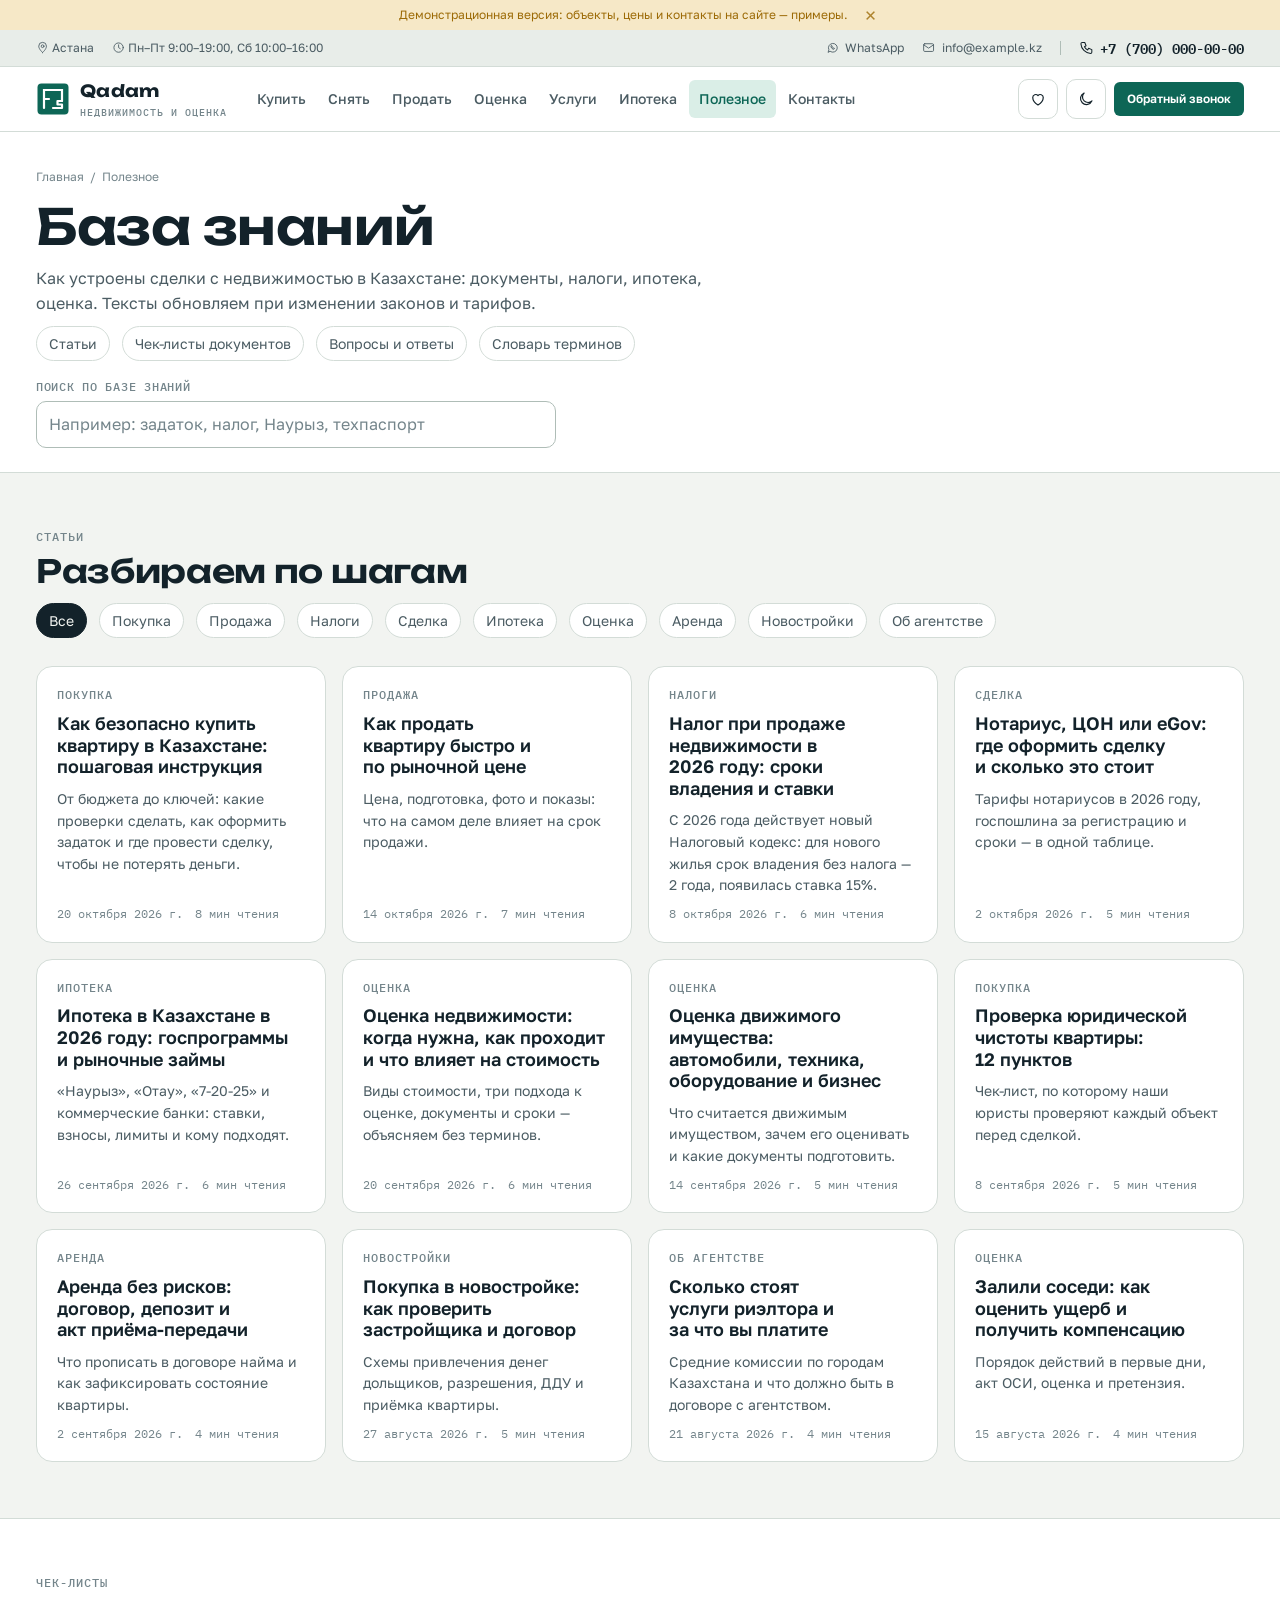
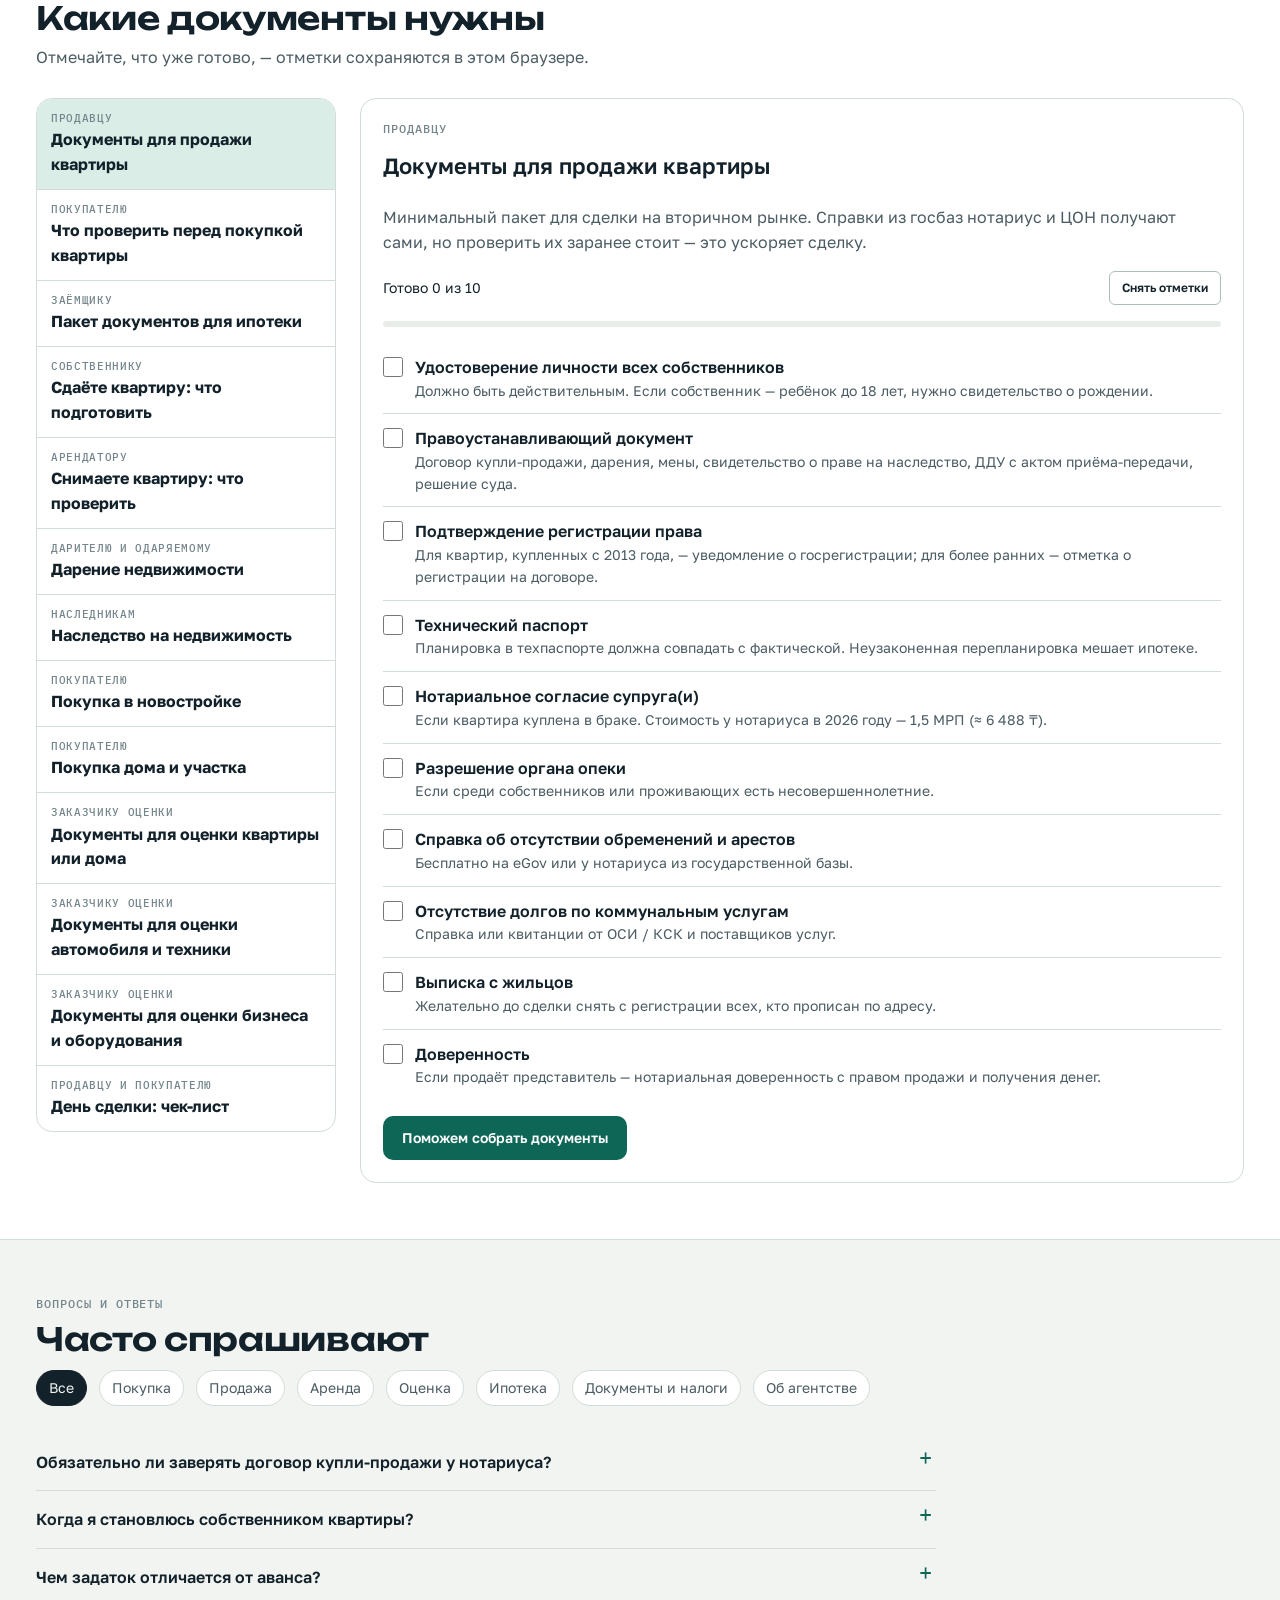
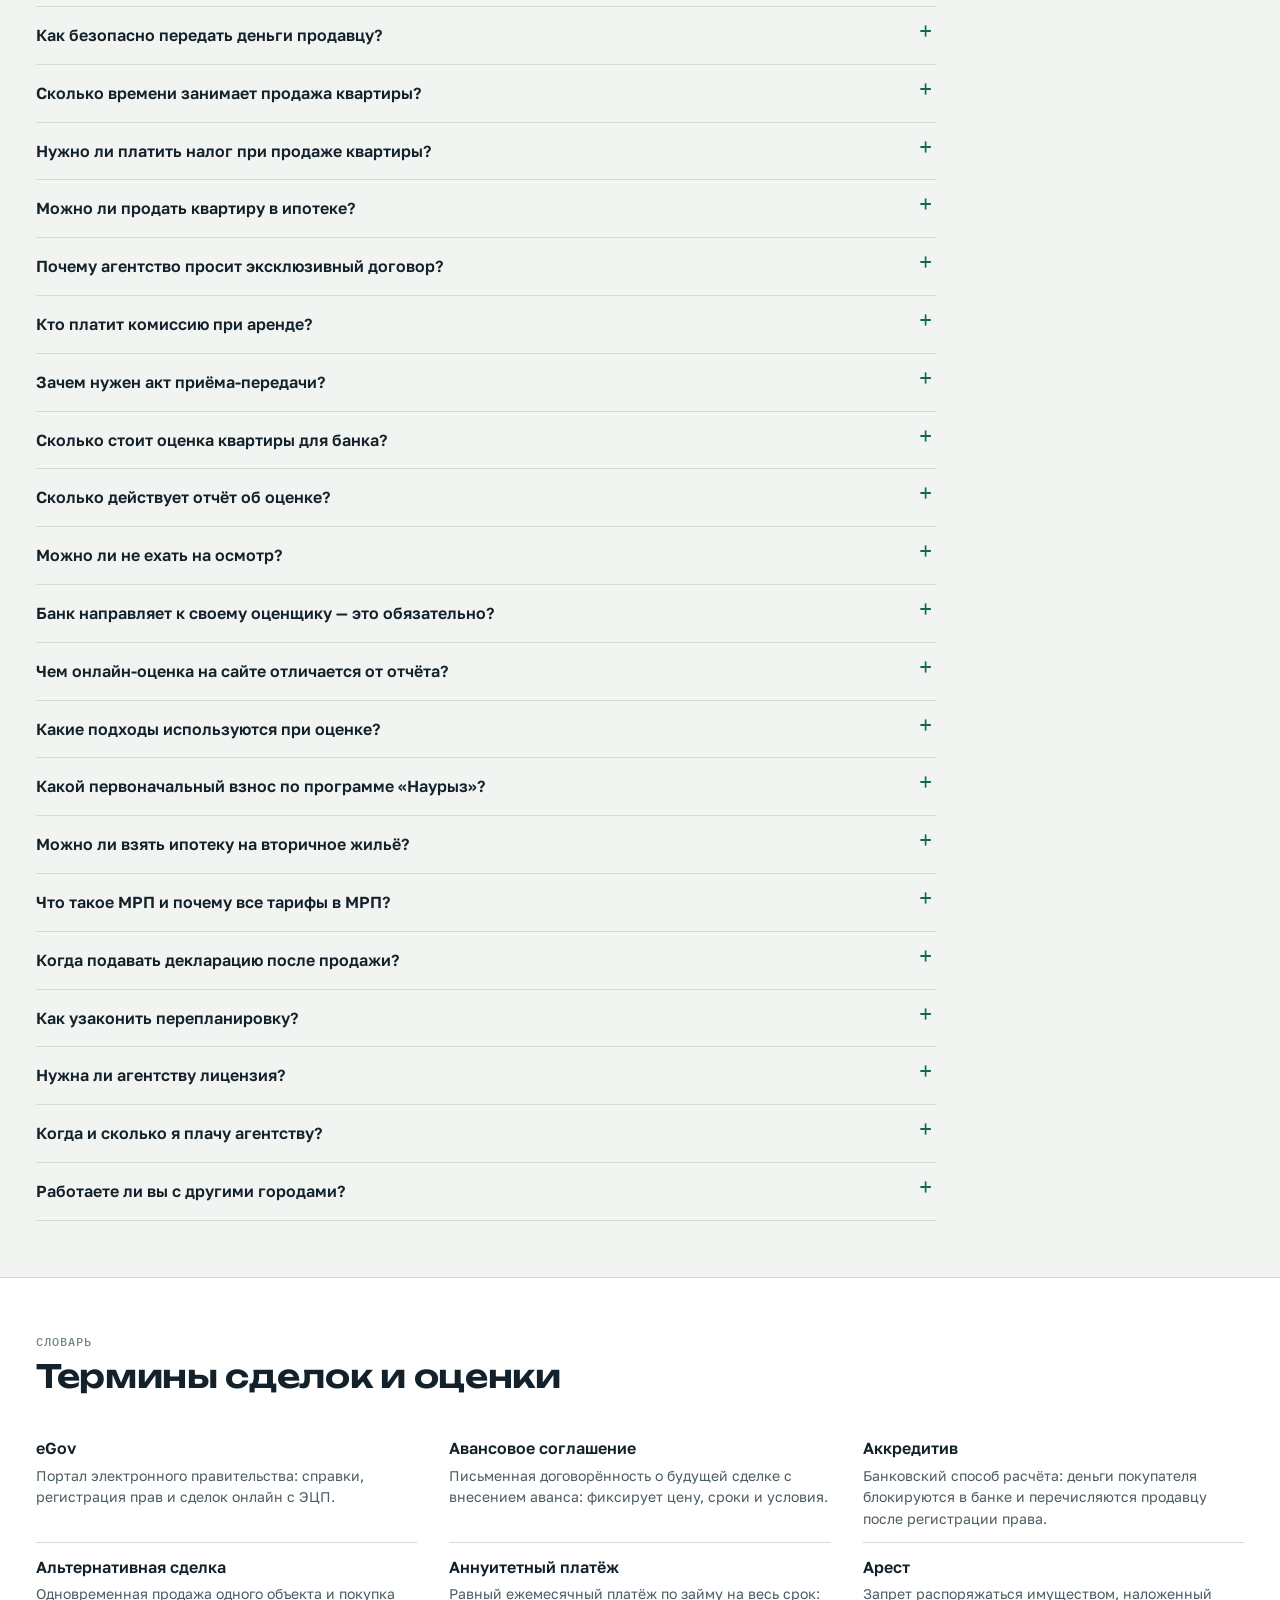
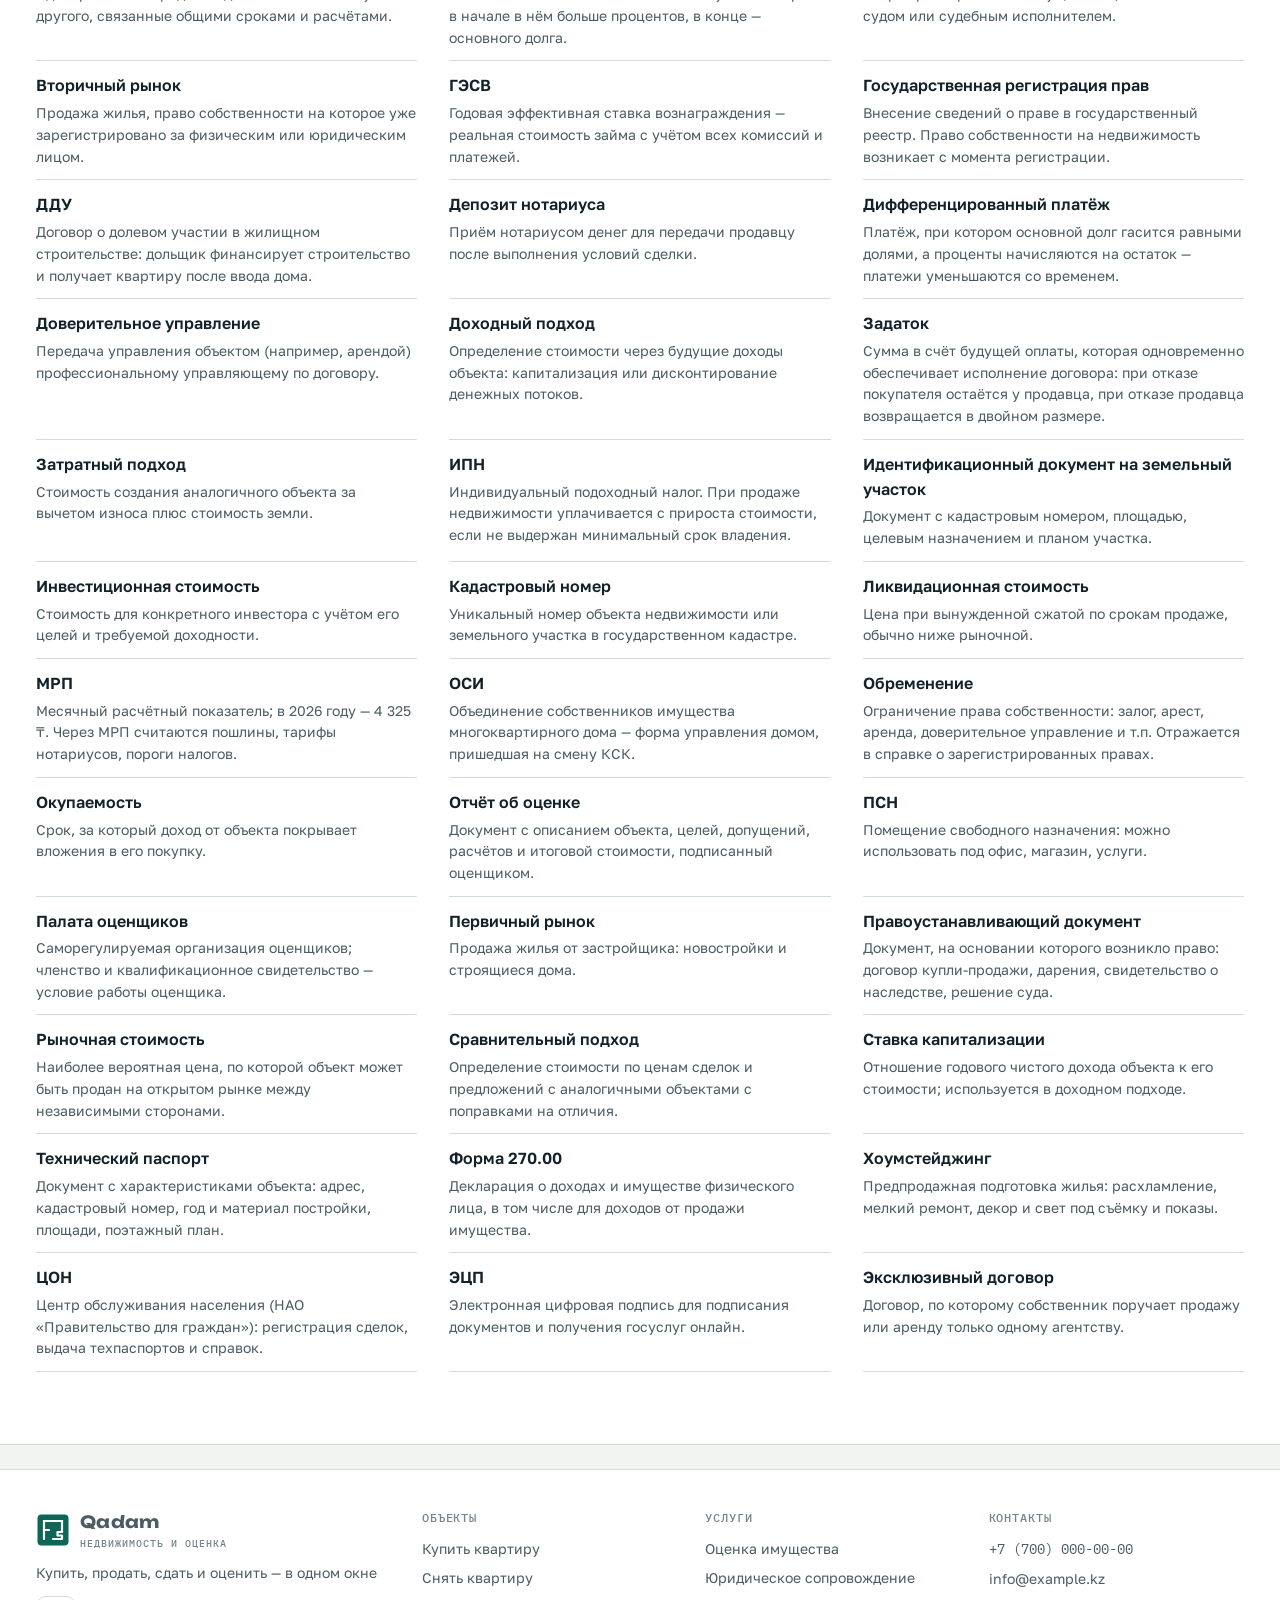
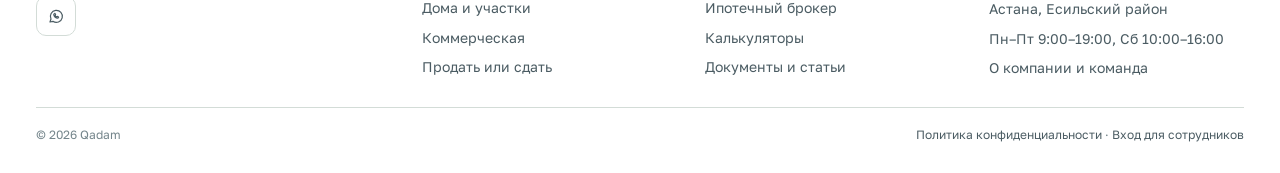
<file: public/guide.html>
<!doctype html>
<html lang="ru">
<head>
<meta charset="utf-8">
<meta name="viewport" content="width=device-width, initial-scale=1, viewport-fit=cover">
<meta name="theme-color" content="#FFFFFF" media="(prefers-color-scheme: light)">
<meta name="theme-color" content="#141F23" media="(prefers-color-scheme: dark)">
<script>try{var t=JSON.parse(localStorage.getItem("qadam-theme"));if(t==="dark"||t==="light")document.documentElement.setAttribute("data-theme",t)}catch(e){}</script>
<meta name="claude:viewport-fit-sides" content="cover">
<title>База знаний · Qadam</title>
<meta name="description" content="Статьи о покупке, продаже, аренде и оценке недвижимости в Казахстане, чек-листы документов, ответы на вопросы и словарь терминов.">
<link rel="icon" href="favicon.svg" type="image/svg+xml">
<link rel="preconnect" href="https://fonts.googleapis.com">
<link rel="preconnect" href="https://fonts.gstatic.com" crossorigin>
<link rel="stylesheet" href="https://fonts.googleapis.com/css2?family=Golos+Text:wght@400;500;600;700&family=IBM+Plex+Mono:wght@400;500;600&family=Unbounded:wght@500;600;700&display=swap">
<link rel="stylesheet" href="styles.css">
<style>
  .kb-sec { scroll-margin-top: calc(var(--header-h) + 24px); }
  .cl-grid { display: grid; grid-template-columns: 300px minmax(0, 1fr); gap: 24px; align-items: start; }
  .cl-list { display: flex; flex-direction: column; border: 1px solid var(--line); border-radius: var(--r-lg); overflow: hidden; background: var(--surface); }
  .cl-list button { text-align: left; border: 0; border-bottom: 1px solid var(--line); background: transparent; padding: 12px 14px; cursor: pointer; display: flex; flex-direction: column; gap: 2px; }
  .cl-list button:last-child { border-bottom: 0; }
  .cl-list button[aria-current="true"] { background: var(--accent-soft); }
  .cl-list .who { font: 500 11px/1.3 var(--font-mono); text-transform: uppercase; letter-spacing: .06em; color: var(--ink-3); }
  .progress { height: 6px; border-radius: 3px; background: var(--surface-2); overflow: hidden; }
  .progress i { display: block; height: 100%; background: var(--accent); width: 0; transition: width .2s; }
  @media (max-width: 860px) { .cl-grid { grid-template-columns: minmax(0, 1fr); } .cl-list { flex-direction: row; overflow-x: auto; } .cl-list button { border-bottom: 0; border-right: 1px solid var(--line); min-width: 200px; } }
  .gl { display: grid; grid-template-columns: repeat(auto-fill, minmax(300px, 1fr)); gap: 0 32px; }
  .gl div { padding: 12px 0; border-bottom: 1px solid var(--line); }
  .gl dt { font-weight: 600; }
  .gl dd { margin: 4px 0 0; color: var(--ink-2); font-size: var(--fs-sm); }
  .checklist li > span svg, .checklist li > span { color: var(--accent); }
</style>
</head>
<body data-page="guide">
<header id="site-header"></header>
<main>
  <section class="page-head">
    <div class="wrap">
      <nav class="crumbs" aria-label="Навигация"><a href="index.html">Главная</a><span>/</span><span>Полезное</span></nav>
      <h1>База знаний</h1>
      <p>Как устроены сделки с недвижимостью в Казахстане: документы, налоги, ипотека, оценка. Тексты обновляем при изменении законов и тарифов.</p>
      <div class="row">
        <a class="chip" href="#articles">Статьи</a><a class="chip" href="#checklists">Чек-листы документов</a><a class="chip" href="#faq">Вопросы и ответы</a><a class="chip" href="#glossary">Словарь терминов</a>
      </div>
      <div class="field" style="max-width:520px;margin-top:8px"><label for="q">Поиск по базе знаний</label><input class="input" id="q" placeholder="Например: задаток, налог, Наурыз, техпаспорт"></div>
    </div>
  </section>

  <section class="section kb-sec" id="articles">
    <div class="wrap">
      <div class="section-head"><div class="titles"><span class="eyebrow">Статьи</span><h2>Разбираем по шагам</h2></div><div class="row" id="a-cats"></div></div>
      <div class="article-cards" id="a-list"></div>
    </div>
  </section>

  <section class="section kb-sec band" id="checklists">
    <div class="wrap">
      <div class="section-head"><div class="titles"><span class="eyebrow">Чек-листы</span><h2>Какие документы нужны</h2>
        <p>Отмечайте, что уже готово, — отметки сохраняются в этом браузере.</p></div></div>
      <div class="cl-grid"><div class="cl-list" id="cl-list"></div><div class="panel-box stack" id="cl-body"></div></div>
    </div>
  </section>

  <section class="section kb-sec" id="faq">
    <div class="wrap">
      <div class="section-head"><div class="titles"><span class="eyebrow">Вопросы и ответы</span><h2>Часто спрашивают</h2></div><div class="row" id="f-cats"></div></div>
      <div id="f-list" style="max-width:900px"></div>
    </div>
  </section>

  <section class="section kb-sec band" id="glossary">
    <div class="wrap">
      <div class="section-head"><div class="titles"><span class="eyebrow">Словарь</span><h2>Термины сделок и оценки</h2></div></div>
      <dl class="gl" id="g-list"></dl>
    </div>
  </section>
</main>
<footer id="site-footer"></footer>
<script type="module">
import { boot, db, esc, icon, link, store, fmtDateLong } from './app.js';
boot(async () => {
  const $ = id => document.getElementById(id);
  const [articles, checklists, faq, glossary] = await Promise.all([
    db.list('articles', { eq: { is_published: true }, order: ['published_at', 'desc'] }),
    db.list('checklists', { order: 'sort' }),
    db.list('faq', { eq: { is_active: true }, order: 'sort' }),
    db.list('glossary', { order: 'term' })
  ]);
  let q = '', aCat = '', fCat = '';
  const has = (...parts) => !q || parts.join(' ').toLowerCase().includes(q);

  const aCats = [...new Set(articles.map(a => a.category))];
  $('a-cats').innerHTML = ['', ...aCats].map(c => `<button type="button" class="chip" data-c="${esc(c)}" aria-pressed="${c === aCat}">${esc(c || 'Все')}</button>`).join('');
  $('a-cats').addEventListener('click', e => { const b = e.target.closest('[data-c]'); if (b) { aCat = b.dataset.c; renderA(); } });
  function renderA() {
    document.querySelectorAll('#a-cats .chip').forEach(c => c.setAttribute('aria-pressed', c.dataset.c === aCat));
    const list = articles.filter(a => (!aCat || a.category === aCat) && has(a.title, a.excerpt, a.body, (a.tags || []).join(' ')));
    $('a-list').innerHTML = list.map(a => `<a class="article-card" href="${link('article.html', { slug: a.slug })}">
      <span class="eyebrow">${esc(a.category)}</span><h3>${esc(a.title)}</h3><p>${esc(a.excerpt || '')}</p>
      <span class="meta"><span>${fmtDateLong(a.published_at)}</span>${a.reading_min ? `<span>${a.reading_min} мин чтения</span>` : ''}</span></a>`).join('') || '<p class="muted">Ничего не найдено.</p>';
  }

  // ---- Чек-листы ----
  let cur = checklists[0]?.slug;
  const key = slug => 'qadam-cl-' + slug;
  function renderCL() {
    const list = checklists.filter(c => has(c.title, c.intro, c.items.map(i => i.title + ' ' + i.note).join(' ')));
    if (!list.find(c => c.slug === cur)) cur = list[0]?.slug;
    $('cl-list').innerHTML = list.map(c => `<button type="button" data-s="${esc(c.slug)}" aria-current="${c.slug === cur}"><span class="who">${esc(c.audience || '')}</span><b>${esc(c.title)}</b></button>`).join('');
    const c = list.find(x => x.slug === cur);
    if (!c) { $('cl-body').innerHTML = '<p class="muted">Ничего не найдено.</p>'; return; }
    const done = new Set(store.get(key(c.slug), []));
    $('cl-body').innerHTML = `<span class="eyebrow">${esc(c.audience || '')}</span><h3 style="font-size:var(--fs-xl)">${esc(c.title)}</h3>
      ${c.intro ? `<p class="muted">${esc(c.intro)}</p>` : ''}
      <div class="row between small"><span id="cl-count"></span><button class="btn ghost sm" type="button" id="cl-reset">Снять отметки</button></div>
      <div class="progress"><i id="cl-bar"></i></div>
      <ul class="checklist">${c.items.map((it, i) => `<li class="${done.has(i) ? 'done' : ''}"><input type="checkbox" id="ci-${i}" data-i="${i}" ${done.has(i) ? 'checked' : ''}>
        <label for="ci-${i}"><div class="t">${esc(it.title)}</div>${it.note ? `<div class="n">${esc(it.note)}</div>` : ''}</label></li>`).join('')}</ul>
      <div class="row"><button class="btn" type="button" data-lead="legal" data-title="Помощь с документами">Поможем собрать документы</button></div>`;
    const upd = () => {
      const d = store.get(key(c.slug), []);
      $('cl-count').textContent = `Готово ${d.length} из ${c.items.length}`;
      $('cl-bar').style.width = (d.length / c.items.length * 100) + '%';
    };
    $('cl-body').querySelector('.checklist').addEventListener('change', e => {
      const i = Number(e.target.dataset.i);
      const d = new Set(store.get(key(c.slug), []));
      e.target.checked ? d.add(i) : d.delete(i);
      store.set(key(c.slug), [...d]);
      e.target.closest('li').classList.toggle('done', e.target.checked);
      upd();
    });
    $('cl-reset').addEventListener('click', () => { store.del(key(c.slug)); renderCL(); });
    upd();
  }
  $('cl-list').addEventListener('click', e => { const b = e.target.closest('[data-s]'); if (b) { cur = b.dataset.s; renderCL(); } });

  // ---- FAQ ----
  const fCats = [...new Set(faq.map(x => x.category))];
  $('f-cats').innerHTML = ['', ...fCats].map(c => `<button type="button" class="chip" data-c="${esc(c)}" aria-pressed="${c === fCat}">${esc(c || 'Все')}</button>`).join('');
  $('f-cats').addEventListener('click', e => { const b = e.target.closest('[data-c]'); if (b) { fCat = b.dataset.c; renderF(); } });
  function renderF() {
    document.querySelectorAll('#f-cats .chip').forEach(c => c.setAttribute('aria-pressed', c.dataset.c === fCat));
    const list = faq.filter(x => (!fCat || x.category === fCat) && has(x.question, x.answer));
    $('f-list').innerHTML = list.map(x => `<details class="qa" ${q ? 'open' : ''}><summary>${esc(x.question)}</summary><div class="a">${esc(x.answer)}</div></details>`).join('') || '<p class="muted">Ничего не найдено.</p>';
  }

  // ---- Глоссарий ----
  function renderG() {
    $('g-list').innerHTML = glossary.filter(g => has(g.term, g.definition)).map(g => `<div><dt>${esc(g.term)}</dt><dd>${esc(g.definition)}</dd></div>`).join('') || '<p class="muted">Ничего не найдено.</p>';
  }

  const all = () => { renderA(); renderCL(); renderF(); renderG(); };
  $('q').addEventListener('input', e => { q = e.target.value.trim().toLowerCase(); all(); });
  all();
  if (location.hash) setTimeout(() => document.getElementById(location.hash.slice(1))?.scrollIntoView(), 30);
});
</script>
</body>
</html>
</file>
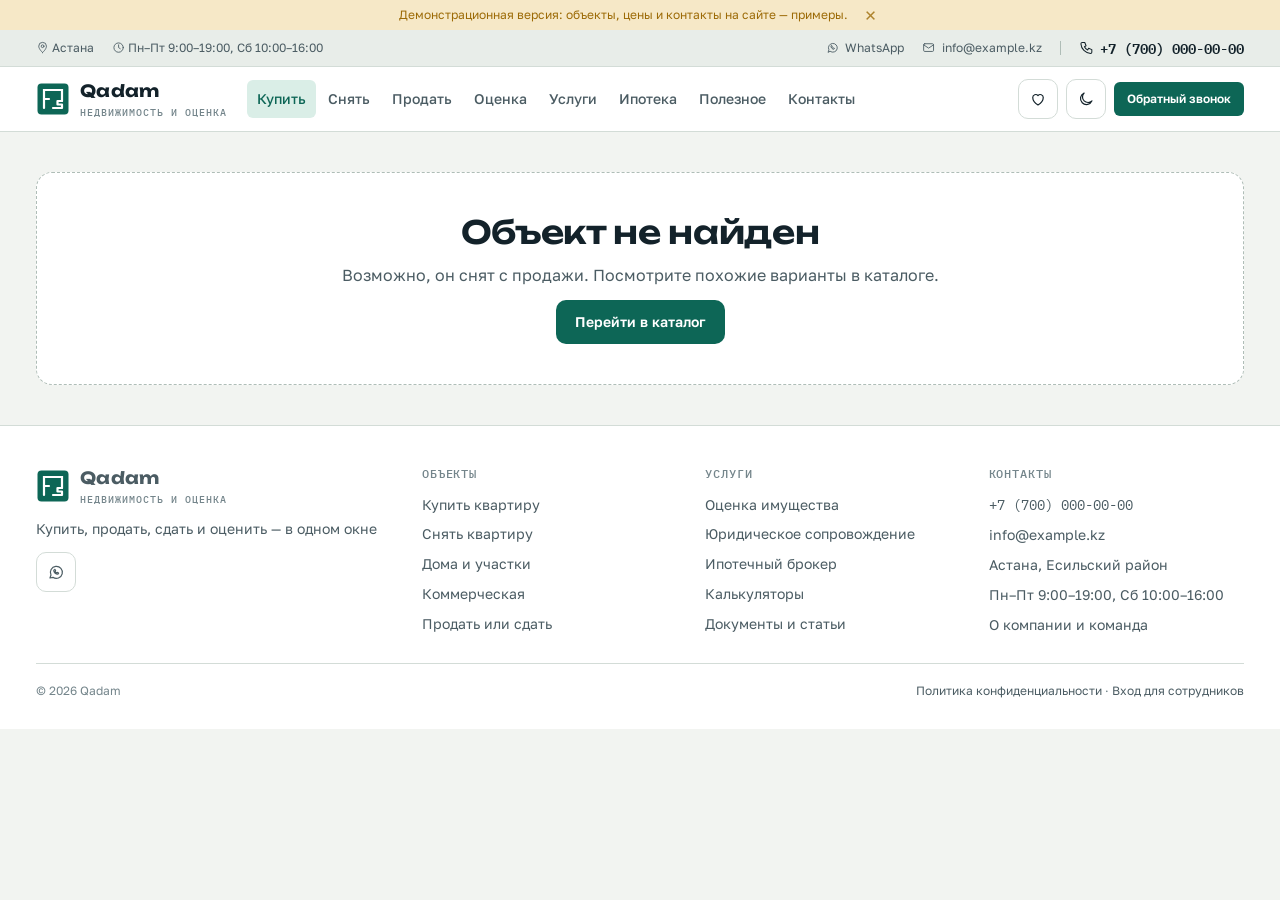
<file: public/object.html>
<!doctype html>
<html lang="ru">
<head>
<meta charset="utf-8">
<meta name="viewport" content="width=device-width, initial-scale=1, viewport-fit=cover">
<meta name="theme-color" content="#FFFFFF" media="(prefers-color-scheme: light)">
<meta name="theme-color" content="#141F23" media="(prefers-color-scheme: dark)">
<script>try{var t=JSON.parse(localStorage.getItem("qadam-theme"));if(t==="dark"||t==="light")document.documentElement.setAttribute("data-theme",t)}catch(e){}</script>
<meta name="claude:viewport-fit-sides" content="cover">
<title>Объект · Qadam</title>
<meta name="description" content="Карточка объекта недвижимости: фото, характеристики, расположение, ипотека и запись на просмотр.">
<link rel="icon" href="favicon.svg" type="image/svg+xml">
<link rel="preconnect" href="https://fonts.googleapis.com">
<link rel="preconnect" href="https://fonts.gstatic.com" crossorigin>
<link rel="stylesheet" href="https://fonts.googleapis.com/css2?family=Golos+Text:wght@400;500;600;700&family=IBM+Plex+Mono:wght@400;500;600&family=Unbounded:wght@500;600;700&display=swap">
<link rel="stylesheet" href="styles.css">
<style>
  .obj-head { display: flex; flex-wrap: wrap; justify-content: space-between; gap: 12px 24px; align-items: flex-end; }
  .obj-head h1 { font-size: var(--fs-2xl); }
  .side-price .price { font-size: var(--fs-2xl); }
  .market { display: flex; flex-direction: column; gap: 8px; }
  .market .scale { position: relative; height: 8px; border-radius: 4px; background: linear-gradient(90deg, var(--ok-soft), var(--surface-2), var(--warn-soft)); }
  .market .scale i { position: absolute; top: -4px; width: 4px; height: 16px; border-radius: 2px; background: var(--ink); transform: translateX(-50%); }
  .market .scale b { position: absolute; top: -2px; left: 50%; width: 1px; height: 12px; background: var(--line-strong); }
  .features { display: flex; flex-wrap: wrap; gap: 8px; }
  .desc { white-space: pre-line; max-width: 75ch; }
  .obj-sections { display: flex; flex-direction: column; gap: 32px; margin-top: 24px; }
  .obj-sections h2 { font-size: var(--fs-xl); margin-bottom: 14px; }
  .links-row { display: flex; flex-wrap: wrap; gap: 8px; }
</style>
</head>
<body data-page="buy">
<header id="site-header"></header>
<main>
  <div class="wrap" id="root"><div class="object-layout" aria-hidden="true"><div class="stack"><div class="skel" style="height:34px;width:60%"></div><div class="skel" style="aspect-ratio:16/10;border-radius:var(--r-lg)"></div></div><div class="stack"><div class="skel" style="height:220px;border-radius:var(--r-lg)"></div><div class="skel" style="height:110px;border-radius:var(--r-lg)"></div></div></div></div>
</main>
<footer id="site-footer"></footer>

<script type="module">
import { boot, db, esc, num, money, moneyShort, link, param, byId, listingCard, listingTitle, listingSpecs, listingBadges, priceLabel, pricePerM2,
  planSvg, icon, PTYPE, DEAL, favorites, compare, recent, openLead, makeMap, pricePin, waLink, phoneDigits, mortgage, toast, DEMO, markNav } from './app.js';

boot(async (s) => {
  const root = document.getElementById('root');
  const id = Number(param('id'));
  const l = id ? await db.get('listings', id) : null;
  if (!l || !['published', 'reserved', 'sold'].includes(l.status)) {
    root.innerHTML = `<div class="empty" style="margin-block:40px"><h2>Объект не найден</h2><p>Возможно, он снят с продажи. Посмотрите похожие варианты в каталоге.</p><a class="btn" href="catalog.html">Перейти в каталог</a></div>`;
    return;
  }
  markNav(l.deal_type === 'sale' ? 'buy' : 'rent');
  document.title = `${listingTitle(l)} · ${s.company.name}`;
  db.rpc('bump_listing_view', { p_id: l.id }).catch(() => {});
  recent.push(l.id);

  const [city, district, agent, priceIndex, others] = await Promise.all([
    l.city_id ? db.get('cities', l.city_id) : null,
    l.district_id ? db.get('districts', l.district_id) : null,
    l.agent_id ? db.get('agents', l.agent_id) : null,
    l.city_id ? db.list('price_index', { eq: { city_id: l.city_id } }) : [],
    db.list('listings', { eq: { status: 'published', deal_type: l.deal_type, property_type: l.property_type } })
  ]);
  const cities = byId(city ? [city] : []), districts = byId(district ? [district] : []);
  const where = [city?.name, district?.name, l.address].filter(Boolean).join(', ');
  const photos = l.photos || [];
  const slides = photos.length ? photos : [null];

  // ---- Паспорт объекта ----
  const yes = v => v ? 'да' : 'нет';
  const rows = [
    ['Тип сделки', DEAL[l.deal_type]],
    ['Тип объекта', l.commercial_kind || PTYPE[l.property_type]],
    ['Общая площадь', l.area_total && `${num(l.area_total, 1)} м²`],
    ['Жилая площадь', l.area_living && `${num(l.area_living, 1)} м²`],
    ['Кухня', l.area_kitchen && `${num(l.area_kitchen, 1)} м²`],
    ['Участок', l.land_area && `${num(l.land_area, 2)} сот.`],
    ['Комнат', l.rooms],
    ['Этаж', l.floor && (l.floors_total ? `${l.floor} из ${l.floors_total}` : l.floor)],
    ['Этажей в доме', !l.floor && l.floors_total],
    ['Год постройки', l.year_built],
    ['Материал стен', l.building_type],
    ['Состояние', l.condition],
    ['Высота потолков', l.ceiling_height && `${num(l.ceiling_height, 2)} м`],
    ['Санузел', l.bathroom],
    ['Балкон', l.balcony],
    ['Парковка', l.parking],
    ['Мебель', l.furniture],
    ['Жилой комплекс', l.complex_name],
    ['Новостройка', l.is_new_building ? 'да' : null],
    ['Ипотека', l.deal_type === 'sale' ? yes(l.mortgage_ok) : null],
    ['Рассрочка', l.installment_ok ? 'да' : null],
    ['Обмен', l.exchange_ok ? 'рассмотрим' : null],
    ['В залоге у банка', l.pledged ? 'да, гасится при сделке' : null],
    ['Артикул', l.code]
  ].filter(([, v]) => v !== null && v !== undefined && v !== '' && v !== false);

  // ---- Цена относительно рынка (средняя цена м² по городу из базы цен) ----
  let marketHtml = '';
  const pi = priceIndex[0];
  if (pi && l.area_total && l.price) {
    const avg = l.deal_type === 'sale'
      ? (l.property_type === 'commercial' ? pi.commercial_sale_m2 : l.property_type === 'apartment' ? pi.apt_sale_m2 : null)
      : (l.property_type === 'commercial' ? pi.commercial_rent_m2 : l.property_type === 'apartment' ? pi.apt_rent_m2 : null);
    if (avg) {
      const own = l.price / l.area_total;
      const diff = (own / avg - 1) * 100;
      const pos = Math.max(4, Math.min(96, 50 + diff * 1.5));
      marketHtml = `<div class="panel-box market">
        <span class="eyebrow">Цена за м² и рынок</span>
        <div class="row between"><b class="mono">${num(Math.round(own))} ₸/м²</b><span class="small muted">средняя по городу ${num(avg)} ₸/м²</span></div>
        <div class="scale" aria-hidden="true"><b></b><i style="left:${pos}%"></i></div>
        <p class="small">${Math.abs(diff) < 3 ? 'На уровне средней цены по городу' : diff < 0 ? `На ${num(Math.abs(diff), 0)}% ниже средней по городу` : `На ${num(diff, 0)}% выше средней по городу`}.
        <span class="muted">Средняя не учитывает район и ремонт — точнее покажет <a href="valuation.html">оценка</a>.</span></p>
      </div>`;
    }
  }

  // ---- Ипотека (на продажу) ----
  const mort = l.deal_type === 'sale' && l.mortgage_ok ? mortgage({ price: l.price, down: l.price * 0.2, rate: 18, years: 20 }) : null;
  const naurymz = l.deal_type === 'sale' && l.mortgage_ok && l.price <= 36000000 ? mortgage({ price: l.price, down: l.price * 0.2, rate: 9, years: 19 }) : null;

  const tel = agent?.phone || s.contacts.phone;
  const wa = waLink(agent?.whatsapp || s.contacts.whatsapp, `Здравствуйте! Интересует объект ${l.code}: ${listingTitle(l)} — ${location.href}`);
  const twoGis = l.lat && l.lng ? `https://2gis.kz/geo/${l.lng},${l.lat}` : '';
  const similar = others.filter(o => o.id !== l.id && o.city_id === l.city_id && Math.abs(o.price - l.price) / l.price < 0.35).slice(0, 4);

  root.innerHTML = `
    <div style="padding-top:20px" class="stack">
      <nav class="crumbs" aria-label="Навигация"><a href="index.html">Главная</a><span>/</span>
        <a href="${link('catalog.html', { deal: l.deal_type })}">${l.deal_type === 'sale' ? 'Купить' : 'Снять'}</a><span>/</span>
        <a href="${link('catalog.html', { type: l.property_type })}">${esc(PTYPE[l.property_type])}</a><span>/</span><span>${esc(l.code || '')}</span></nav>
      <div class="obj-head">
        <div class="stack" style="gap:8px">
          <div class="row">${listingBadges(l)}</div>
          <h1>${esc(listingTitle(l))}</h1>
          <p class="muted">${icon('pin')} ${esc(where)}</p>
        </div>
        <div class="row">
          <button class="btn ghost sm" type="button" data-fav="${l.id}" aria-pressed="${favorites.has(l.id)}">${icon('heart')} В избранное</button>
          <button class="btn ghost sm" type="button" id="cmp">${icon('compare')} <span>${compare.has(l.id) ? 'В сравнении' : 'Сравнить'}</span></button>
          <button class="btn ghost sm" type="button" id="share">${icon('share')} Поделиться</button>
        </div>
      </div>
    </div>
    <div class="object-layout">
      <div>
        <div class="gallery">
          <div class="gallery-main" id="g-main"></div>
          ${slides.length > 1 ? `<div class="thumbs" id="g-thumbs">${slides.map((p, i) => `<button type="button" data-i="${i}" aria-label="Фото ${i + 1}"><img src="${esc(p)}" alt="" loading="lazy"></button>`).join('')}</div>` : ''}
          <div class="links-row">
            ${l.video_url ? `<a class="btn ghost sm" href="${esc(l.video_url)}" target="_blank" rel="noopener">Видео</a>` : ''}
            ${l.tour_url ? `<a class="btn ghost sm" href="${esc(l.tour_url)}" target="_blank" rel="noopener">3D-тур</a>` : ''}
          </div>
        </div>
        <div class="obj-sections">
          <section><h2>Характеристики</h2>
            <dl class="passport">${rows.map(([k, v]) => `<div class="pr"><dt>${esc(k)}</dt><span class="dots"></span><dd>${esc(v)}</dd></div>`).join('')}</dl>
          </section>
          ${l.description ? `<section><h2>Описание</h2><p class="desc">${esc(l.description)}</p></section>` : ''}
          ${(l.features || []).length ? `<section><h2>Особенности</h2><div class="features">${l.features.map(f => `<span class="chip">${esc(f)}</span>`).join('')}</div></section>` : ''}
          ${l.lat && l.lng ? `<section><h2>На карте</h2><div class="map-box small" id="map"></div>
            <div class="links-row" style="margin-top:10px">${twoGis ? `<a class="btn ghost sm" href="${twoGis}" target="_blank" rel="noopener">Открыть в 2GIS</a>` : ''}
            <a class="btn ghost sm" href="https://www.openstreetmap.org/?mlat=${l.lat}&mlon=${l.lng}#map=16/${l.lat}/${l.lng}" target="_blank" rel="noopener">OpenStreetMap</a></div></section>` : ''}
          <section><h2>Сделка под ключ</h2>
            <div class="tiles">
              <a class="tile" href="services.html#proverka-chistoty">${icon('check', 'ico')}<h3>Проверка юридической чистоты</h3><p>Собственник, обременения, аресты, долги, согласие супруга.</p><span class="from">от 30 000 ₸</span></a>
              <a class="tile" href="valuation.html">${icon('ruler', 'ico')}<h3>Оценка для банка</h3><p>Отчёт для ипотеки или для торга с продавцом.</p><span class="from">от 20 000 ₸</span></a>
              <a class="tile" href="services.html#soprovozhdenie-sdelki">${icon('pen', 'ico')}<h3>Сопровождение сделки</h3><p>Договор, нотариус или ЦОН, безопасные расчёты, регистрация.</p><span class="from">от 100 000 ₸</span></a>
            </div>
          </section>
          ${similar.length ? `<section><h2>Похожие объекты</h2><div class="cards">${similar.map(o => listingCard(o, { cities, districts })).join('')}</div></section>` : ''}
        </div>
      </div>
      <aside class="object-side">
        <div class="panel-box stack side-price">
          <div class="price">${priceLabel(l)}</div>
          ${pricePerM2(l) ? `<div class="price-m2">${pricePerM2(l)}</div>` : ''}
          ${s.finance.usd_rate && l.deal_type === 'sale' ? `<div class="price-m2">≈ $${num(Math.round(l.price / s.finance.usd_rate))}</div>` : ''}
          ${l.price_negotiable ? '<span class="badge ok" style="align-self:flex-start">Торг уместен</span>' : ''}
          ${mort ? `<div class="callout">Ипотека от <b>${money(naurymz ? naurymz.first : mort.first)}</b> в месяц
            <span class="muted xs" style="display:block">${naurymz ? '«Наурыз», 9%, 19 лет, взнос 20%' : 'рыночная, 18%, 20 лет, взнос 20%'} · <a href="calculators.html#mortgage">рассчитать</a></span></div>` : ''}
          ${l.status === 'sold' ? `<div class="notice">Объект уже ${l.deal_type === 'sale' ? 'продан' : 'сдан'}. Подберём похожий вариант.</div>` : ''}
          <button class="btn lg block" type="button" id="book">${l.status === 'sold' ? 'Подобрать похожий' : 'Записаться на просмотр'}</button>
          <div class="grid g2" style="gap:8px">
            ${tel ? `<a class="btn ghost" href="tel:+${phoneDigits(tel)}">${icon('phone')} Позвонить</a>` : ''}
            ${wa ? `<a class="btn ghost" href="${wa}" target="_blank" rel="noopener">${icon('whatsapp')} WhatsApp</a>` : ''}
          </div>
          <button class="btn soft block" type="button" id="ask-q">Задать вопрос по объекту</button>
        </div>
        ${agent ? `<div class="panel-box stack">
          <span class="eyebrow">Ведёт объект</span>
          <div class="agent-card"><div class="avatar">${agent.photo_url ? `<img src="${esc(agent.photo_url)}" alt="">` : esc(agent.full_name.split(' ').map(w => w[0]).join('').slice(0, 2))}</div>
            <div><b>${esc(agent.full_name)}</b> ${agent.is_demo ? '<span class="badge demo">демо</span>' : ''}<div class="small muted">${esc(agent.position || '')}</div>
            ${agent.phone ? `<a class="small mono" href="tel:+${phoneDigits(agent.phone)}">${esc(agent.phone)}</a>` : ''}</div></div>
        </div>` : ''}
        ${marketHtml}
        <p class="form-note">Просмотров: ${num((l.views || 0) + 1)} · Опубликовано: ${l.published_at ? new Date(l.published_at).toLocaleDateString('ru-RU') : '—'}${l.is_demo ? ' · Демо-объект' : ''}</p>
      </aside>
    </div>`;

  // ---- Галерея ----
  let cur = 0;
  const main = document.getElementById('g-main');
  function show(i) {
    cur = (i + slides.length) % slides.length;
    const p = slides[cur];
    main.innerHTML = (p ? `<img src="${esc(p)}" alt="${esc(listingTitle(l))}, фото ${cur + 1}">` : planSvg(l)) +
      (slides.length > 1 ? `<button class="icon-btn gallery-nav prev" type="button" aria-label="Предыдущее">${icon('left')}</button>
        <button class="icon-btn gallery-nav next" type="button" aria-label="Следующее">${icon('right')}</button>
        <span class="gallery-count">${cur + 1} / ${slides.length}</span>` : '') +
      (!p ? '<span class="gallery-count">схема · фото скоро</span>' : '');
    document.querySelectorAll('#g-thumbs button').forEach((b, j) => b.setAttribute('aria-current', j === cur));
  }
  main.addEventListener('click', e => {
    if (e.target.closest('.prev')) show(cur - 1);
    else if (e.target.closest('.next')) show(cur + 1);
  });
  document.getElementById('g-thumbs')?.addEventListener('click', e => { const b = e.target.closest('button'); if (b) show(Number(b.dataset.i)); });
  let tx = null;
  main.addEventListener('touchstart', e => { tx = e.touches[0].clientX; }, { passive: true });
  main.addEventListener('touchend', e => { if (tx === null) return; const d = e.changedTouches[0].clientX - tx; if (Math.abs(d) > 40) show(cur + (d < 0 ? 1 : -1)); tx = null; });
  show(0);

  // ---- Карта ----
  if (l.lat && l.lng) {
    makeMap(document.getElementById('map'), { lat: l.lat, lng: l.lng, zoom: 15 })
      .then(({ L, map }) => L.marker([l.lat, l.lng], { icon: pricePin(L, moneyShort(l.price)) }).addTo(map))
      .catch(() => {});
  }

  // ---- Действия ----
  document.getElementById('book').addEventListener('click', () => openLead({
    kind: l.status === 'sold' ? (l.deal_type === 'sale' ? 'buy' : 'rent') : 'viewing', listing: l,
    title: l.status === 'sold' ? 'Подобрать похожий объект' : 'Запись на просмотр',
    subtitle: `${l.code} · ${listingTitle(l)}`,
    fields: l.status === 'sold' ? [] : [
      { name: 'date', label: 'Желаемая дата', type: 'date' },
      { name: 'time', label: 'Время', type: 'select', options: ['Любое', 'Утро (9–12)', 'День (12–16)', 'Вечер (16–20)', 'Выходные'] }
    ]
  }));
  document.getElementById('ask-q').addEventListener('click', () => openLead({ kind: 'consult', listing: l, title: 'Вопрос по объекту', subtitle: `${l.code} · ${listingTitle(l)}` }));
  document.getElementById('cmp').addEventListener('click', e => {
    const on = compare.toggle(l.id);
    e.currentTarget.querySelector('span').textContent = on ? 'В сравнении' : 'Сравнить';
    toast(on ? 'Добавлено к сравнению — откройте «Избранное»' : 'Убрано из сравнения');
  });
  document.getElementById('share').addEventListener('click', async () => {
    const url = location.href;
    try {
      if (navigator.share) await navigator.share({ title: listingTitle(l), url });
      else { await navigator.clipboard.writeText(url); toast('Ссылка скопирована'); }
    } catch { toast('Скопируйте ссылку из адресной строки'); }
  });
});
</script>
</body>
</html>
</file>
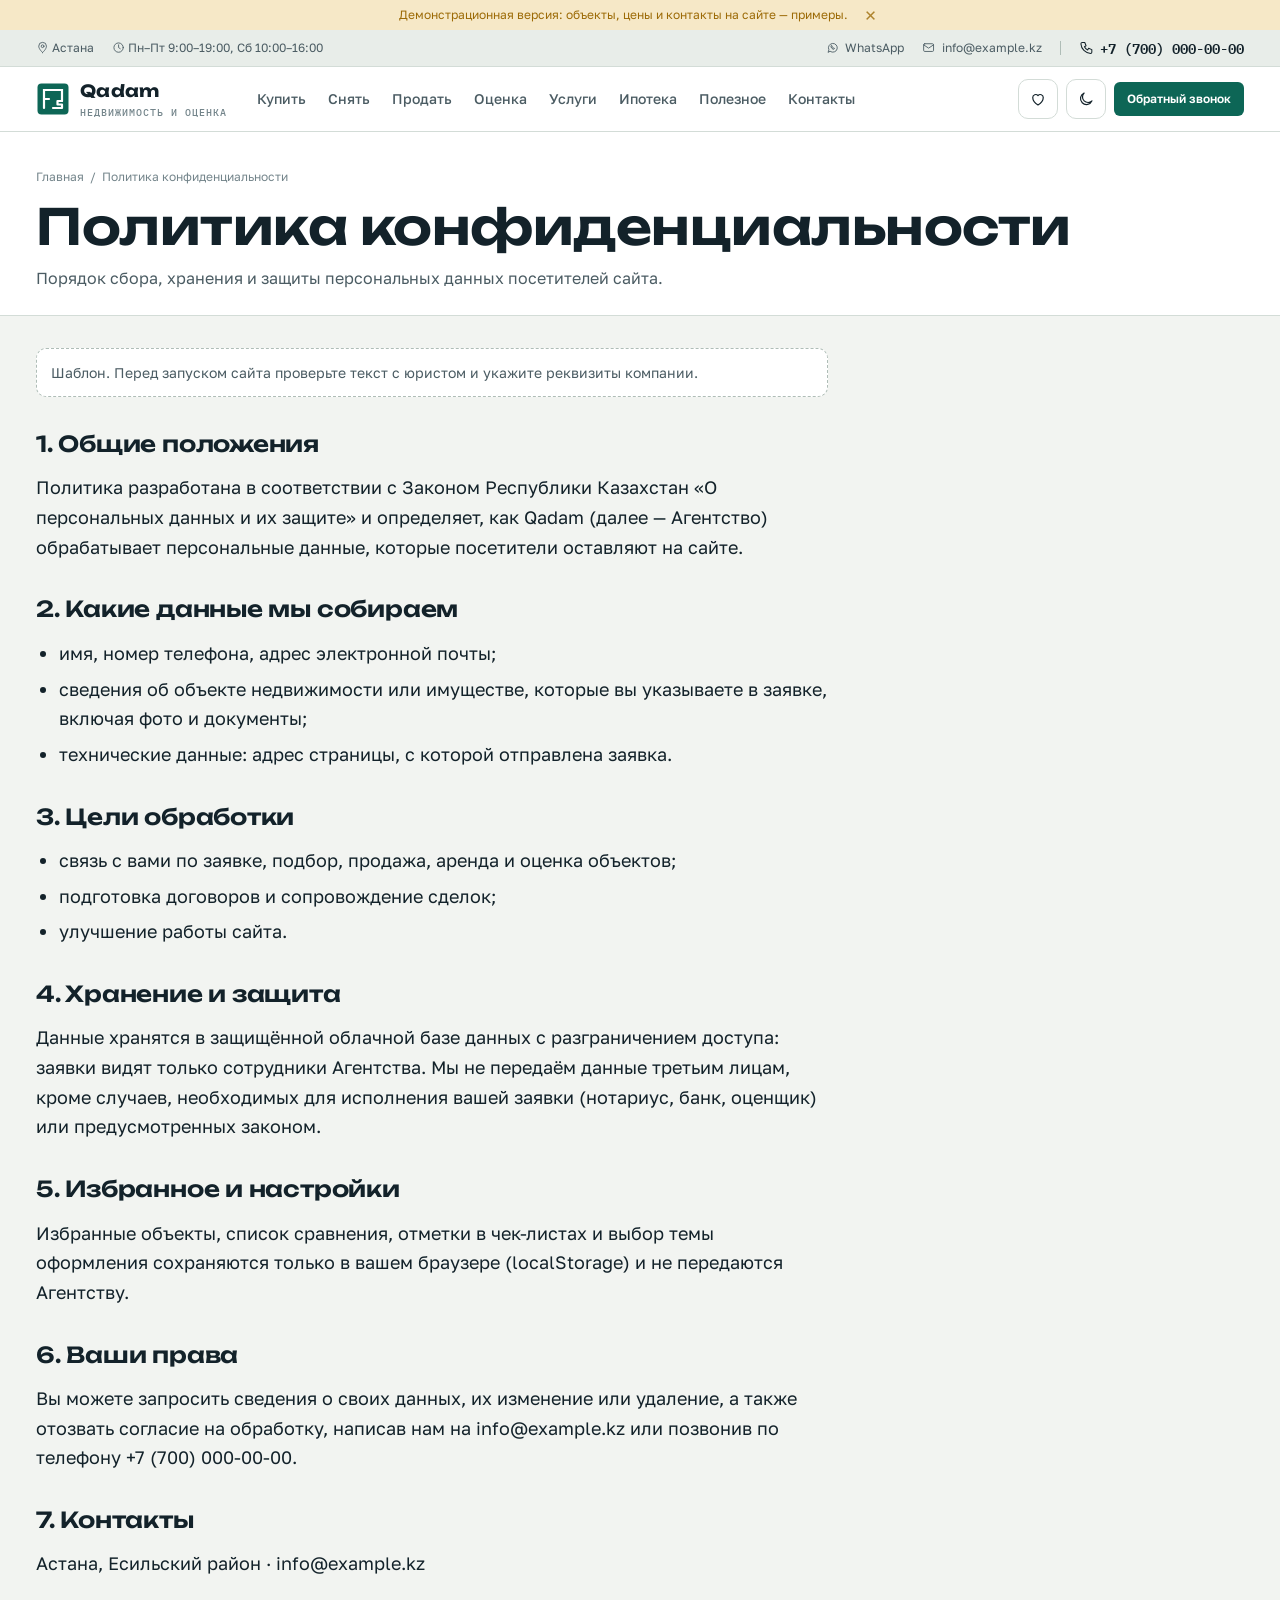
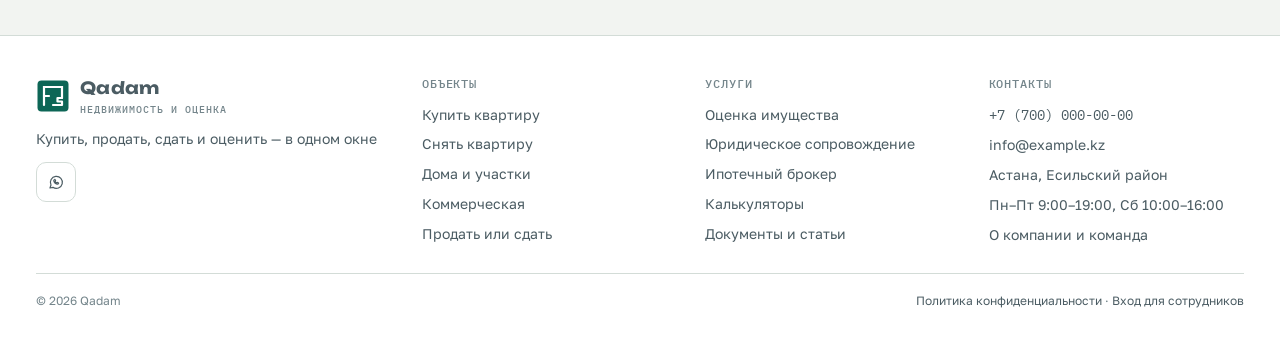
<file: public/privacy.html>
<!doctype html>
<html lang="ru">
<head>
<meta charset="utf-8">
<meta name="viewport" content="width=device-width, initial-scale=1, viewport-fit=cover">
<meta name="theme-color" content="#FFFFFF" media="(prefers-color-scheme: light)">
<meta name="theme-color" content="#141F23" media="(prefers-color-scheme: dark)">
<script>try{var t=JSON.parse(localStorage.getItem("qadam-theme"));if(t==="dark"||t==="light")document.documentElement.setAttribute("data-theme",t)}catch(e){}</script>
<meta name="claude:viewport-fit-sides" content="cover">
<title>Политика конфиденциальности · Qadam</title>
<link rel="icon" href="favicon.svg" type="image/svg+xml">
<link rel="preconnect" href="https://fonts.googleapis.com">
<link rel="preconnect" href="https://fonts.gstatic.com" crossorigin>
<link rel="stylesheet" href="https://fonts.googleapis.com/css2?family=Golos+Text:wght@400;500;600;700&family=IBM+Plex+Mono:wght@400;500;600&family=Unbounded:wght@500;600;700&display=swap">
<link rel="stylesheet" href="styles.css">
</head>
<body data-page="">
<header id="site-header"></header>
<main>
  <section class="page-head"><div class="wrap"><nav class="crumbs"><a href="index.html">Главная</a><span>/</span><span>Политика конфиденциальности</span></nav>
    <h1>Политика конфиденциальности</h1><p>Порядок сбора, хранения и защиты персональных данных посетителей сайта.</p></div></section>
  <section class="section tight"><div class="wrap">
    <div class="article" id="text">
      <div class="notice">Шаблон. Перед запуском сайта проверьте текст с юристом и укажите реквизиты компании.</div>
      <h2>1. Общие положения</h2>
      <p>Политика разработана в соответствии с Законом Республики Казахстан «О персональных данных и их защите» и определяет, как <span data-co>агентство</span> (далее — Агентство) обрабатывает персональные данные, которые посетители оставляют на сайте.</p>
      <h2>2. Какие данные мы собираем</h2>
      <ul><li>имя, номер телефона, адрес электронной почты;</li><li>сведения об объекте недвижимости или имуществе, которые вы указываете в заявке, включая фото и документы;</li><li>технические данные: адрес страницы, с которой отправлена заявка.</li></ul>
      <h2>3. Цели обработки</h2>
      <ul><li>связь с вами по заявке, подбор, продажа, аренда и оценка объектов;</li><li>подготовка договоров и сопровождение сделок;</li><li>улучшение работы сайта.</li></ul>
      <h2>4. Хранение и защита</h2>
      <p>Данные хранятся в защищённой облачной базе данных с разграничением доступа: заявки видят только сотрудники Агентства. Мы не передаём данные третьим лицам, кроме случаев, необходимых для исполнения вашей заявки (нотариус, банк, оценщик) или предусмотренных законом.</p>
      <h2>5. Избранное и настройки</h2>
      <p>Избранные объекты, список сравнения, отметки в чек-листах и выбор темы оформления сохраняются только в вашем браузере (localStorage) и не передаются Агентству.</p>
      <h2>6. Ваши права</h2>
      <p>Вы можете запросить сведения о своих данных, их изменение или удаление, а также отозвать согласие на обработку, написав нам на <span data-email>e-mail</span> или позвонив по телефону <span data-phone></span>.</p>
      <h2>7. Контакты</h2>
      <p data-legal></p>
    </div>
  </div></section>
</main>
<footer id="site-footer"></footer>
<script type="module">
import { boot } from './app.js';
boot(async (s) => {
  document.querySelectorAll('[data-co]').forEach(e => { e.textContent = s.company.legal_name || s.company.name; });
  document.querySelectorAll('[data-email]').forEach(e => { e.textContent = s.contacts.email || 'e-mail компании'; });
  document.querySelectorAll('[data-phone]').forEach(e => { e.textContent = s.contacts.phone || ''; });
  document.querySelector('[data-legal]').textContent = [s.company.legal_name, s.company.bin && 'БИН ' + s.company.bin, s.contacts.address, s.contacts.email].filter(Boolean).join(' · ');
});
</script>
</body>
</html>
</file>
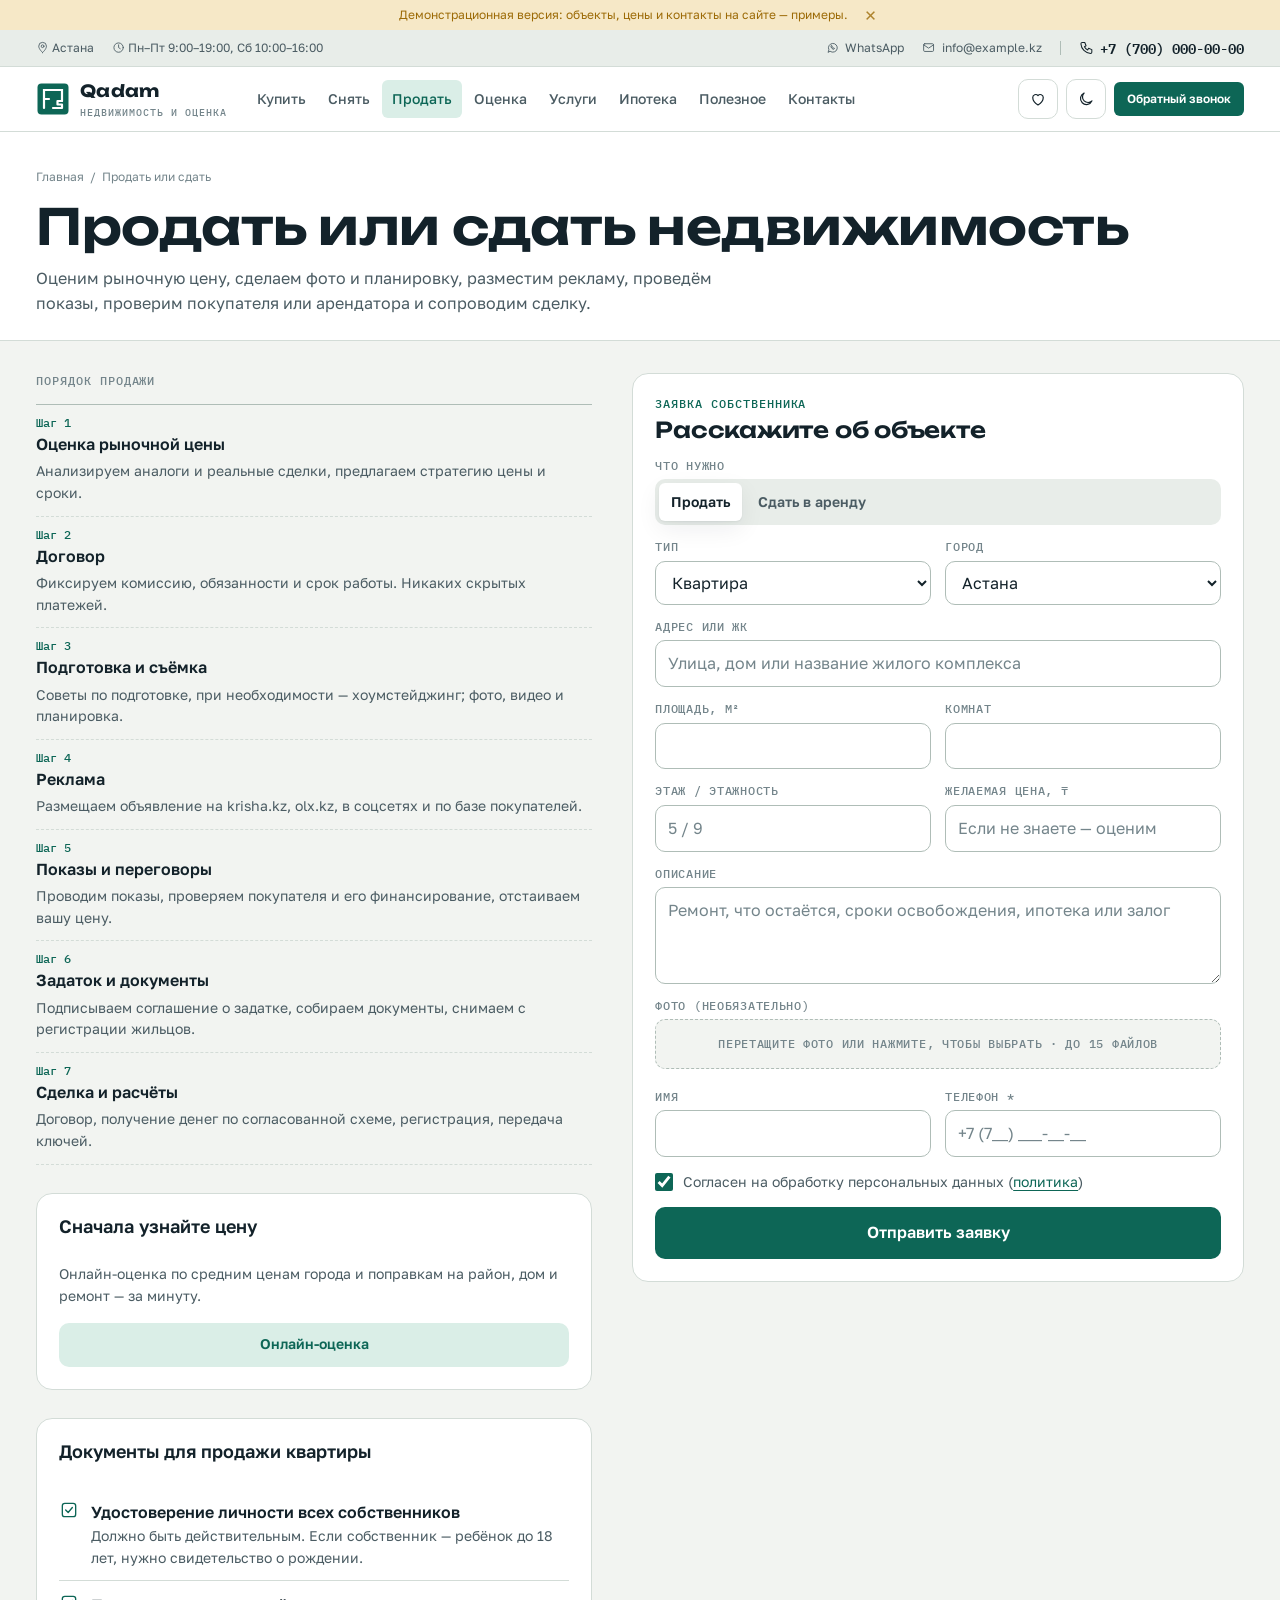
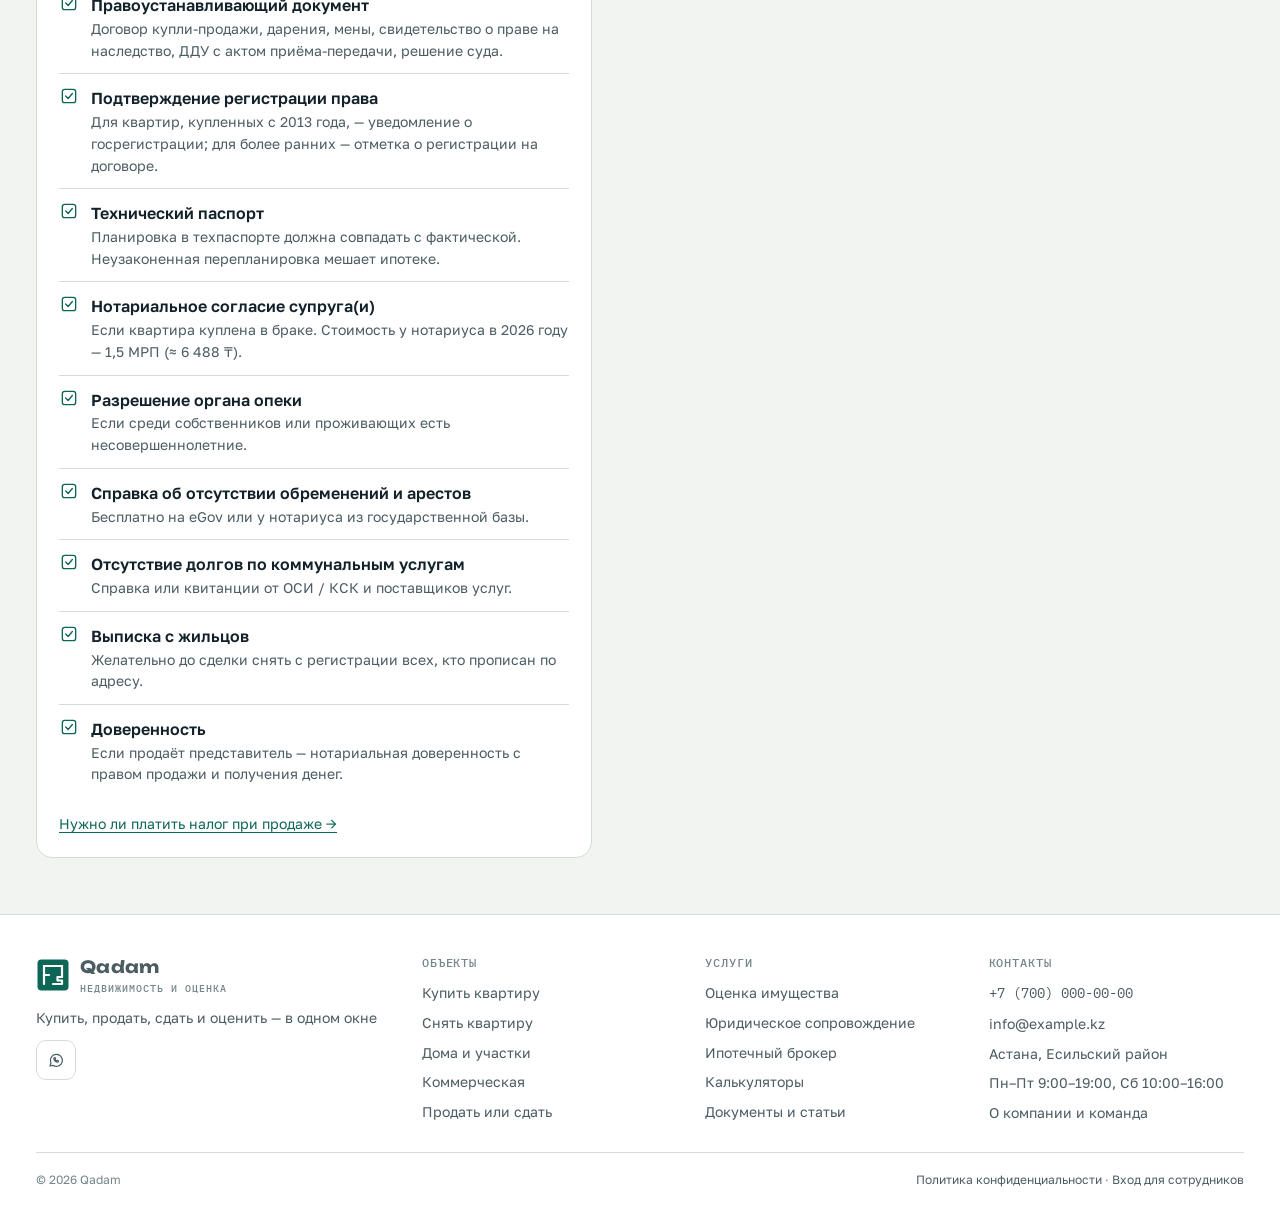
<file: public/sell.html>
<!doctype html>
<html lang="ru">
<head>
<meta charset="utf-8">
<meta name="viewport" content="width=device-width, initial-scale=1, viewport-fit=cover">
<meta name="theme-color" content="#FFFFFF" media="(prefers-color-scheme: light)">
<meta name="theme-color" content="#141F23" media="(prefers-color-scheme: dark)">
<script>try{var t=JSON.parse(localStorage.getItem("qadam-theme"));if(t==="dark"||t==="light")document.documentElement.setAttribute("data-theme",t)}catch(e){}</script>
<meta name="claude:viewport-fit-sides" content="cover">
<title>Продать или сдать · Qadam</title>
<meta name="description" content="Продажа и сдача в аренду квартир, домов, участков и коммерческой недвижимости: оценка цены, фото, реклама, показы, проверка покупателя и сделка.">
<link rel="icon" href="favicon.svg" type="image/svg+xml">
<link rel="preconnect" href="https://fonts.googleapis.com">
<link rel="preconnect" href="https://fonts.gstatic.com" crossorigin>
<link rel="stylesheet" href="https://fonts.googleapis.com/css2?family=Golos+Text:wght@400;500;600;700&family=IBM+Plex+Mono:wght@400;500;600&family=Unbounded:wght@500;600;700&display=swap">
<link rel="stylesheet" href="styles.css">
<style>
  .sell-layout { display: grid; grid-template-columns: minmax(0, 1fr) minmax(0, 1.1fr); gap: 40px; align-items: start; }
  @media (max-width: 960px) { .sell-layout { grid-template-columns: minmax(0, 1fr); } }
  .drop { border: 1.5px dashed var(--line-strong); border-radius: var(--r-md); padding: 16px; text-align: center; color: var(--ink-2); font-size: var(--fs-sm); cursor: pointer; background: var(--bg); }
  .drop.over { border-color: var(--accent); background: var(--accent-soft); }
  .prev { display: grid; grid-template-columns: repeat(auto-fill, minmax(80px, 1fr)); gap: 6px; }
  .prev div { aspect-ratio: 1; max-width: 100%; border-radius: var(--r-sm); overflow: hidden; background: var(--plan-fill); position: relative; }
  .prev img { width: 100%; height: 100%; object-fit: cover; }
  .prev button { position: absolute; top: 3px; right: 3px; width: 22px; height: 22px; border-radius: 50%; border: 0; background: var(--overlay); color: #fff; cursor: pointer; font-size: 12px; }
</style>
</head>
<body data-page="sell">
<header id="site-header"></header>
<main>
  <section class="page-head">
    <div class="wrap">
      <nav class="crumbs" aria-label="Навигация"><a href="index.html">Главная</a><span>/</span><span>Продать или сдать</span></nav>
      <h1>Продать или сдать недвижимость</h1>
      <p>Оценим рыночную цену, сделаем фото и планировку, разместим рекламу, проведём показы, проверим покупателя или арендатора и сопроводим сделку.</p>
    </div>
  </section>
  <section class="section tight">
    <div class="wrap sell-layout">
      <div class="stack" style="gap:28px">
        <div class="stack">
          <span class="eyebrow">Порядок продажи</span>
          <div class="steps" id="steps" style="grid-template-columns:minmax(0,1fr)"></div>
        </div>
        <div class="panel-box stack">
          <h3>Сначала узнайте цену</h3>
          <p class="muted small">Онлайн-оценка по средним ценам города и поправкам на район, дом и ремонт — за минуту.</p>
          <a class="btn soft" href="valuation.html#calc">Онлайн-оценка</a>
        </div>
        <div class="panel-box stack">
          <h3 id="cl-title">Документы для продажи</h3>
          <ul class="checklist" id="checklist"></ul>
          <a class="small" href="article.html?slug=nalog-pri-prodazhe-2026" id="tax-link">Нужно ли платить налог при продаже →</a>
        </div>
      </div>
      <form class="panel-box form-grid" id="sf" novalidate>
        <div class="full stack" style="gap:6px"><span class="eyebrow accent">Заявка собственника</span><h2 style="font-size:var(--fs-xl)">Расскажите об объекте</h2></div>
        <div class="field full"><span class="label">Что нужно</span>
          <div class="seg" id="deal" role="group" aria-label="Что нужно"><button type="button" data-v="sell" aria-pressed="true">Продать</button><button type="button" data-v="rent_out" aria-pressed="false">Сдать в аренду</button></div></div>
        <div class="field"><label for="x-type">Тип</label><select class="input" id="x-type"></select></div>
        <div class="field"><label for="x-city">Город</label><select class="input" id="x-city"></select></div>
        <div class="field full"><label for="x-addr">Адрес или ЖК</label><input class="input" id="x-addr" placeholder="Улица, дом или название жилого комплекса"></div>
        <div class="field"><label for="x-area">Площадь, м²</label><input class="input" id="x-area" inputmode="decimal"></div>
        <div class="field"><label for="x-rooms">Комнат</label><input class="input" id="x-rooms" inputmode="numeric"></div>
        <div class="field"><label for="x-floor">Этаж / этажность</label><input class="input" id="x-floor" placeholder="5 / 9"></div>
        <div class="field"><label for="x-price" id="x-price-l">Желаемая цена, ₸</label><input class="input" id="x-price" inputmode="numeric" placeholder="Если не знаете — оценим"></div>
        <div class="field full"><label for="x-desc">Описание</label><textarea class="input" id="x-desc" rows="3" placeholder="Ремонт, что остаётся, сроки освобождения, ипотека или залог"></textarea></div>
        <div class="field full"><span class="label">Фото (необязательно)</span>
          <label class="drop" id="drop" for="x-files">Перетащите фото или нажмите, чтобы выбрать · до 15 файлов</label>
          <input id="x-files" type="file" accept="image/*" multiple hidden>
          <div class="prev" id="prev"></div></div>
        <div class="field"><label for="x-name">Имя</label><input class="input" id="x-name" autocomplete="name"></div>
        <div class="field"><label for="x-phone">Телефон *</label><input class="input" id="x-phone" type="tel" inputmode="tel" placeholder="+7 (7__) ___-__-__"></div>
        <label class="check full"><input type="checkbox" id="x-consent" checked> <span>Согласен на обработку персональных данных (<a href="privacy.html">политика</a>)</span></label>
        <p class="error-text full" id="x-err" hidden></p>
        <div class="full"><button class="btn lg block" type="submit">Отправить заявку</button></div>
      </form>
    </div>
  </section>
</main>
<footer id="site-footer"></footer>
<script type="module">
import { boot, db, esc, icon, link, PTYPE, phoneInput, validPhone, formatPhone, errText, uploadFile, DEMO } from './app.js';
boot(async (s) => {
  const $ = id => document.getElementById(id);
  $('tax-link').href = link('article.html', { slug: 'nalog-pri-prodazhe-2026' });
  const [cities, steps, checklist] = await Promise.all([
    db.list('cities', { eq: { is_active: true }, order: 'sort' }),
    db.list('process_steps', { order: 'step_no' }),
    db.get('checklists', 'prodazha-kvartiry', 'slug')
  ]);
  let deal = new URLSearchParams(location.search).get('deal') === 'rent_out' || location.hash === '#rent_out' ? 'rent_out' : 'sell';
  $('x-type').innerHTML = Object.entries(PTYPE).map(([k, v]) => `<option value="${k}">${v}</option>`).join('');
  $('x-city').innerHTML = cities.map(c => `<option>${esc(c.name)}</option>`).join('');
  phoneInput($('x-phone'));
  function renderSteps() {
    const p = deal === 'sell' ? 'sell' : 'rent';
    $('steps').innerHTML = steps.filter(x => x.process === p).map(x => `<div class="step" style="border-right:0;border-bottom:1px dashed var(--line);padding:12px 0"><span class="n">Шаг ${x.step_no}</span><h3>${esc(x.title)}</h3><p>${esc(x.description || '')}</p></div>`).join('');
    document.querySelectorAll('#deal button').forEach(b => b.setAttribute('aria-pressed', b.dataset.v === deal));
    $('x-price-l').textContent = deal === 'sell' ? 'Желаемая цена, ₸' : 'Желаемая ставка в месяц, ₸';
  }
  $('deal').addEventListener('click', e => { const b = e.target.closest('button'); if (b) { deal = b.dataset.v; renderSteps(); } });
  renderSteps();
  if (checklist) {
    $('cl-title').textContent = checklist.title;
    $('checklist').innerHTML = checklist.items.map(i => `<li><span>${icon('check')}</span><div><div class="t">${esc(i.title)}</div>${i.note ? `<div class="n">${esc(i.note)}</div>` : ''}</div></li>`).join('');
  }

  // ---- Фото ----
  const files = [];
  const drop = $('drop');
  function renderPrev() {
    $('prev').innerHTML = files.map((f, i) => `<div><img src="${URL.createObjectURL(f)}" alt=""><button type="button" data-rm="${i}" aria-label="Убрать фото">✕</button></div>`).join('');
  }
  const add = list => { for (const f of list) if (f.type.startsWith('image/') && files.length < 15) files.push(f); renderPrev(); };
  $('x-files').addEventListener('change', e => add(e.target.files));
  drop.addEventListener('dragover', e => { e.preventDefault(); drop.classList.add('over'); });
  drop.addEventListener('dragleave', () => drop.classList.remove('over'));
  drop.addEventListener('drop', e => { e.preventDefault(); drop.classList.remove('over'); add(e.dataTransfer.files); });
  $('prev').addEventListener('click', e => { const b = e.target.closest('[data-rm]'); if (b) { files.splice(Number(b.dataset.rm), 1); renderPrev(); } });

  $('sf').addEventListener('submit', async e => {
    e.preventDefault();
    const err = $('x-err'); err.hidden = true;
    if (!validPhone($('x-phone').value)) { err.textContent = 'Укажите телефон полностью: +7 и 10 цифр.'; err.hidden = false; $('x-phone').focus(); return; }
    if (!$('x-consent').checked) { err.textContent = 'Нужно согласие на обработку персональных данных.'; err.hidden = false; return; }
    const btn = e.submitter; btn.disabled = true; btn.textContent = files.length ? `Загружаем фото (0/${files.length})…` : 'Отправляем…';
    try {
      const photos = [];
      for (const [i, f] of files.entries()) { photos.push((await uploadFile('incoming', f, 'owners')).path); btn.textContent = `Загружаем фото (${i + 1}/${files.length})…`; }
      await db.insert('leads', {
        kind: deal,
        name: $('x-name').value.trim() || null,
        phone: formatPhone($('x-phone').value),
        message: $('x-desc').value.trim() || null,
        payload: {
          Тип: PTYPE[$('x-type').value], Город: $('x-city').value, Адрес: $('x-addr').value, 'Площадь, м²': $('x-area').value,
          Комнат: $('x-rooms').value, Этаж: $('x-floor').value, [deal === 'sell' ? 'Желаемая цена' : 'Желаемая ставка']: $('x-price').value,
          photos
        },
        source: 'sell.html'
      }, { returning: false });
      $('sf').innerHTML = `<div class="success-state full"><div class="tick">${icon('check')}</div><h2>Заявка принята</h2>
        <p class="muted">${esc(s.home.promise || 'Мы свяжемся с вами.')} Агент уточнит детали и предложит дату осмотра.${DEMO ? ' (Демо-режим: заявка сохранена только в этом браузере.)' : ''}</p>
        <a class="btn ghost" href="guide.html#checklists">Подготовить документы</a></div>`;
    } catch (ex) {
      err.textContent = 'Не удалось отправить: ' + errText(ex); err.hidden = false;
      btn.disabled = false; btn.textContent = 'Отправить заявку';
    }
  });
});
</script>
</body>
</html>
</file>
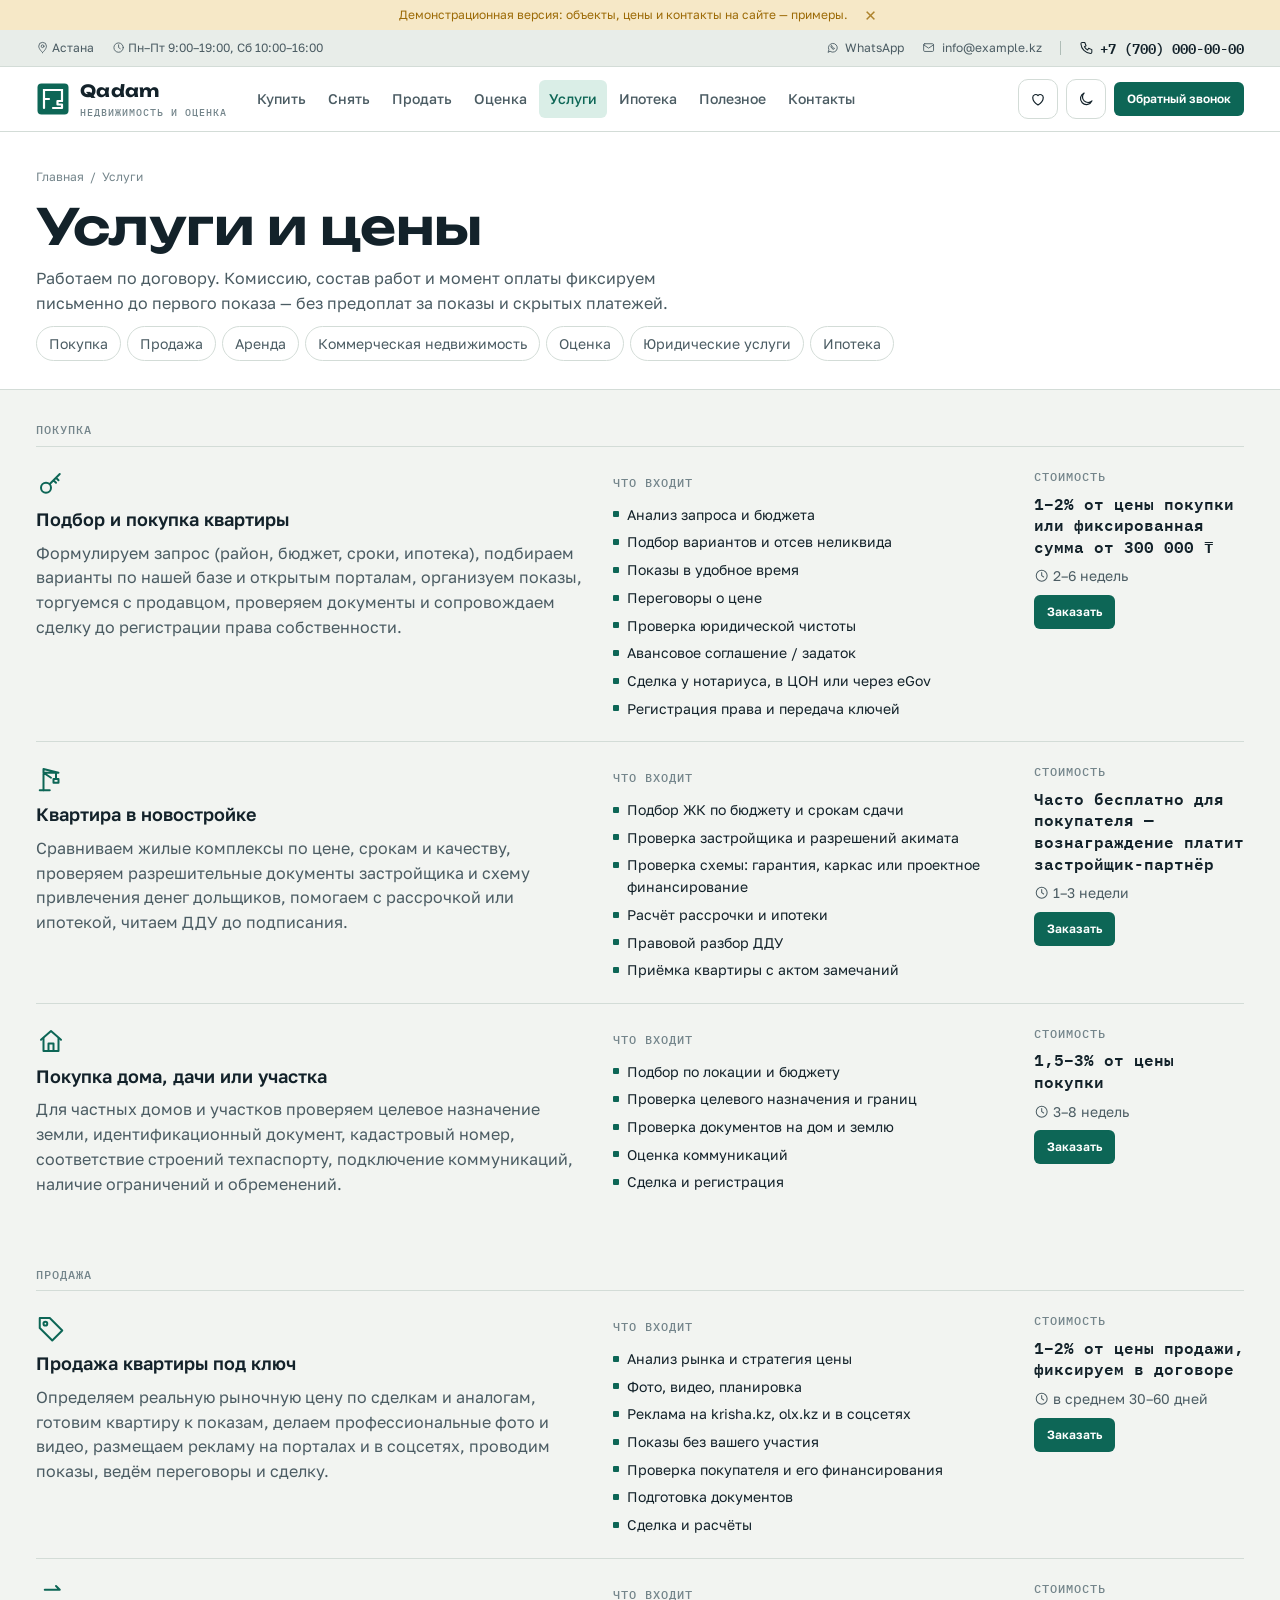
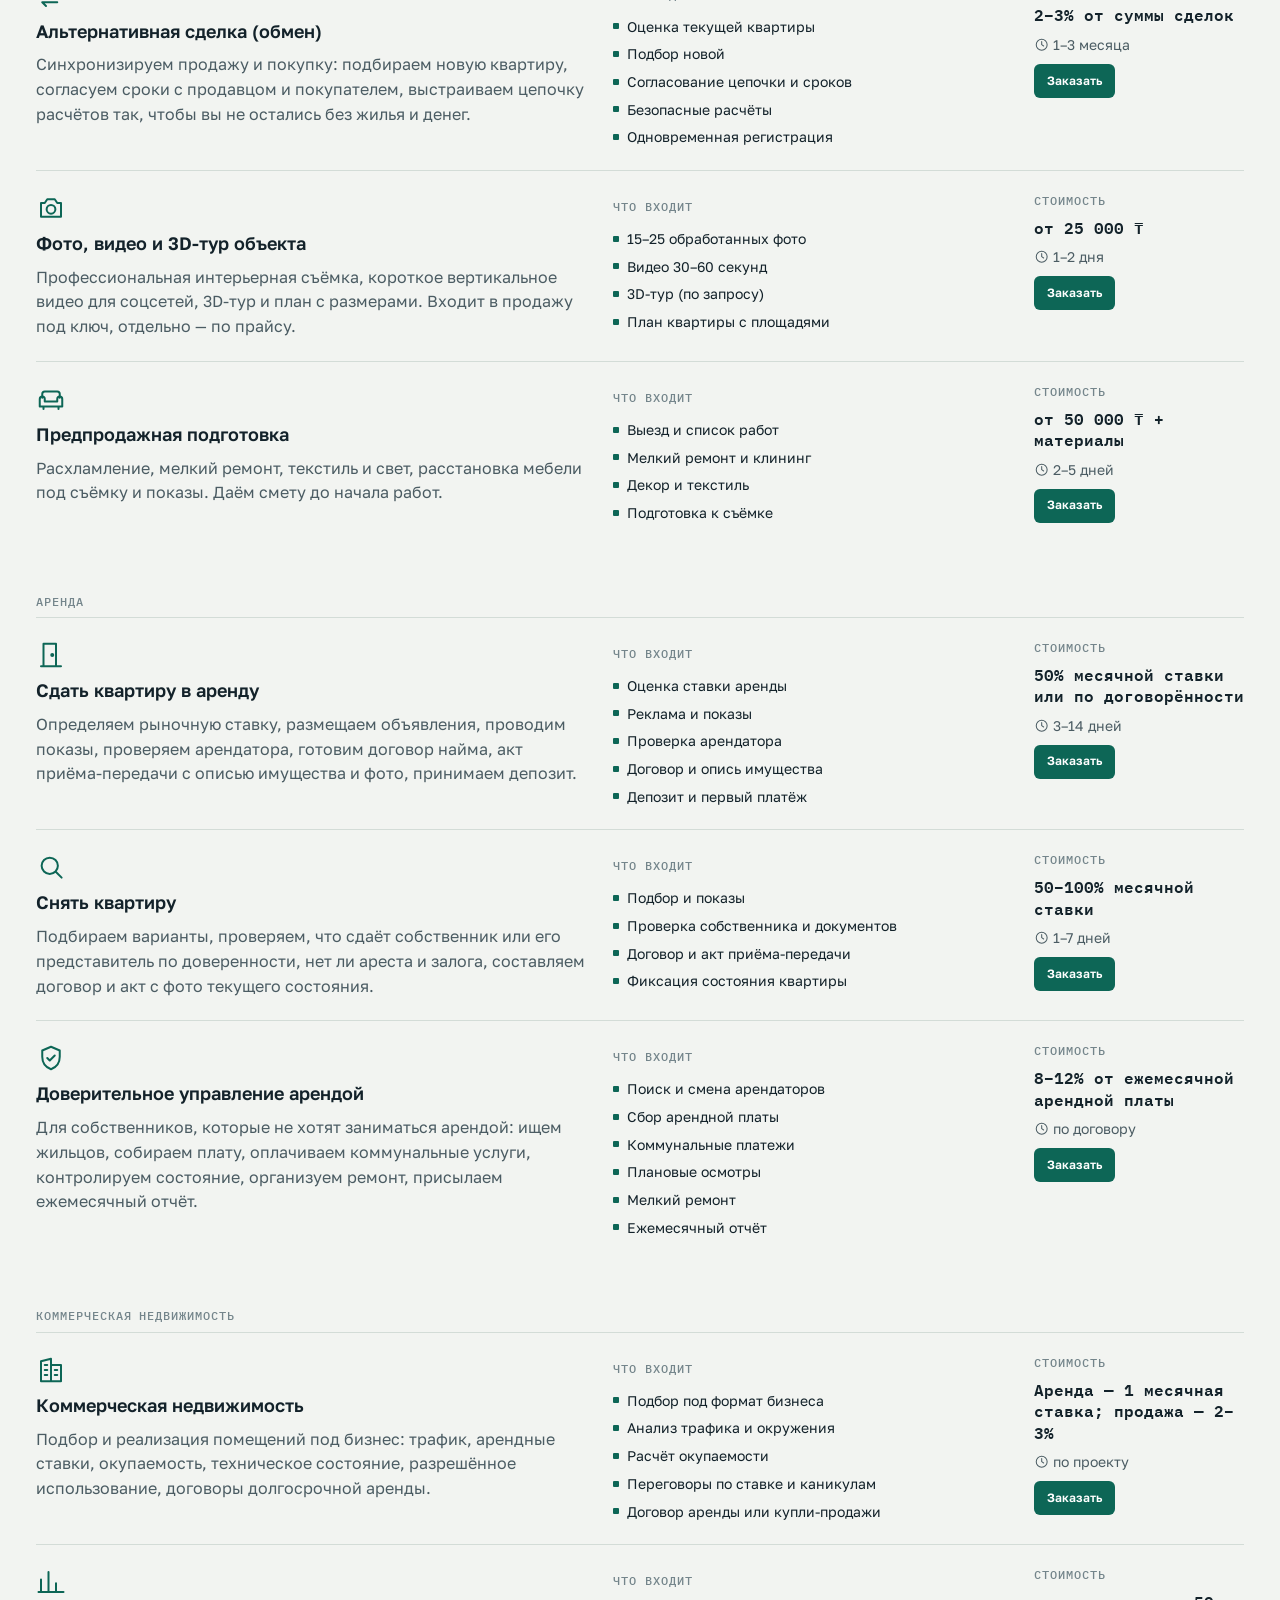
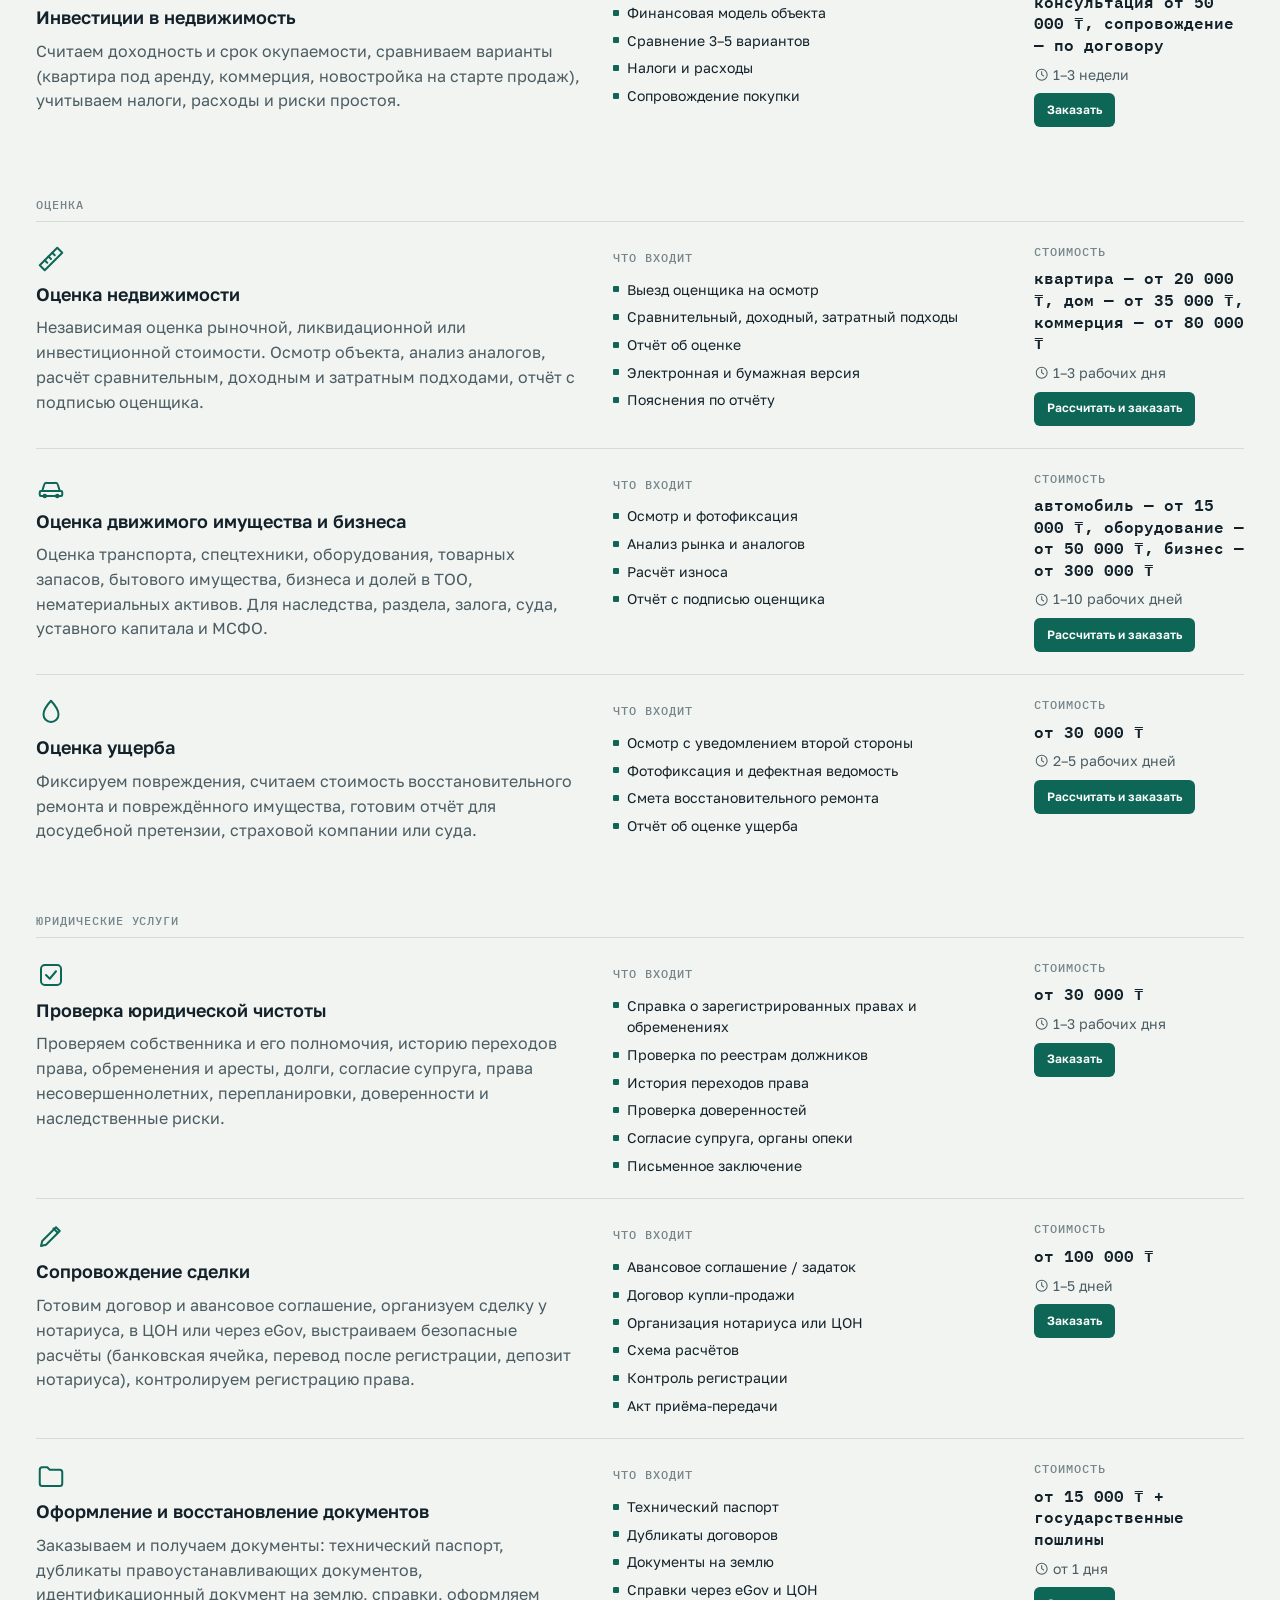
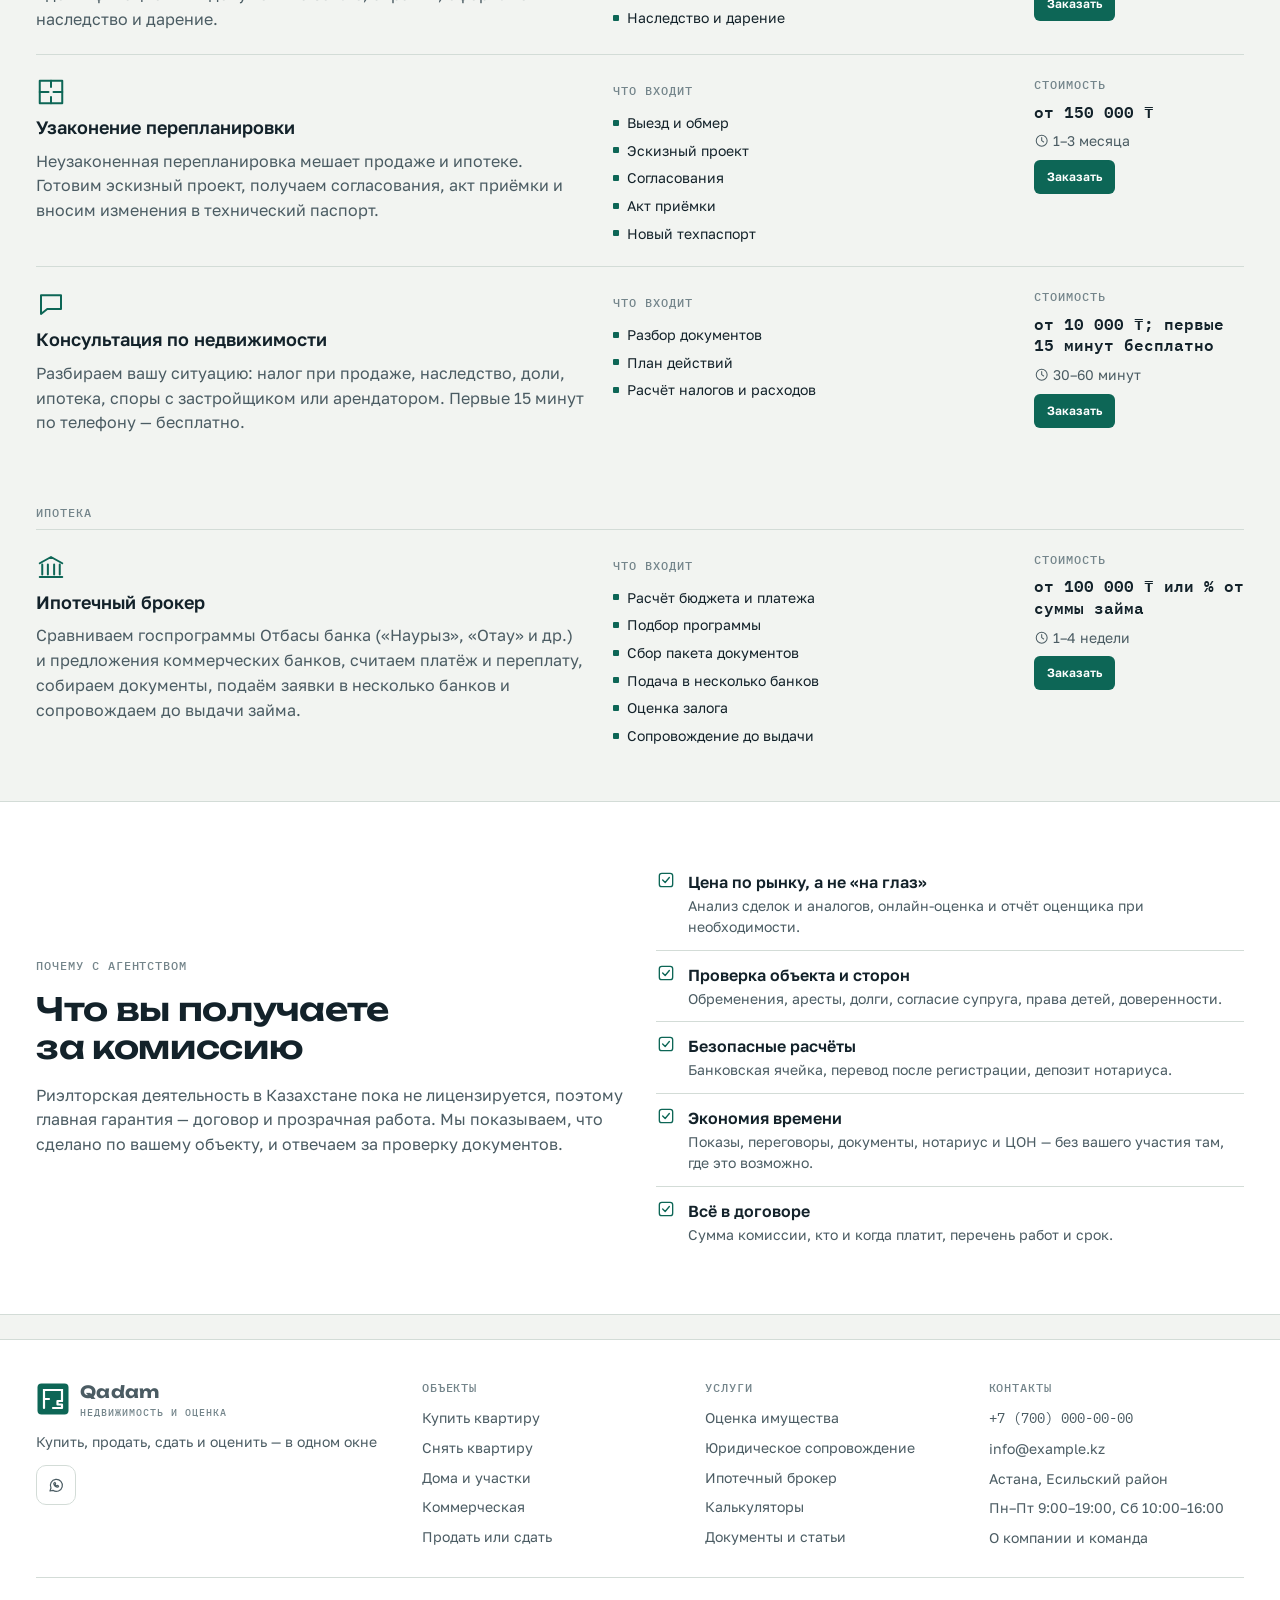
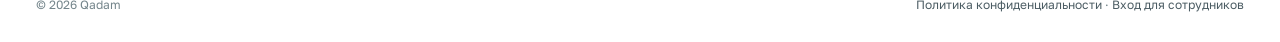
<file: public/services.html>
<!doctype html>
<html lang="ru">
<head>
<meta charset="utf-8">
<meta name="viewport" content="width=device-width, initial-scale=1, viewport-fit=cover">
<meta name="theme-color" content="#FFFFFF" media="(prefers-color-scheme: light)">
<meta name="theme-color" content="#141F23" media="(prefers-color-scheme: dark)">
<script>try{var t=JSON.parse(localStorage.getItem("qadam-theme"));if(t==="dark"||t==="light")document.documentElement.setAttribute("data-theme",t)}catch(e){}</script>
<meta name="claude:viewport-fit-sides" content="cover">
<title>Услуги и цены · Qadam</title>
<meta name="description" content="Подбор и продажа недвижимости, аренда, коммерческая недвижимость, проверка юридической чистоты, сопровождение сделок, ипотечный брокер и оценка. Цены и состав услуг.">
<link rel="icon" href="favicon.svg" type="image/svg+xml">
<link rel="preconnect" href="https://fonts.googleapis.com">
<link rel="preconnect" href="https://fonts.gstatic.com" crossorigin>
<link rel="stylesheet" href="https://fonts.googleapis.com/css2?family=Golos+Text:wght@400;500;600;700&family=IBM+Plex+Mono:wght@400;500;600&family=Unbounded:wght@500;600;700&display=swap">
<link rel="stylesheet" href="styles.css">
<style>
  .svc-nav { display: flex; gap: 6px; overflow-x: auto; padding-bottom: 4px; }
  .svc-group { scroll-margin-top: calc(var(--header-h) + 24px); }
  .svc-group + .svc-group { margin-top: 48px; }
  .svc { display: grid; grid-template-columns: minmax(0, 1.4fr) minmax(0, 1fr) 210px; gap: 20px 28px; padding: 22px 0; border-top: 1px solid var(--line); scroll-margin-top: calc(var(--header-h) + 24px); }
  .svc:target { background: linear-gradient(90deg, var(--accent-soft), transparent 60%); }
  .svc .ico { width: 30px; height: 30px; color: var(--accent); }
  .svc h3 { font-size: var(--fs-lg); }
  .svc ul { margin: 0; padding: 0; list-style: none; display: flex; flex-direction: column; gap: 6px; font-size: var(--fs-sm); }
  .svc li { display: flex; gap: 8px; }
  .svc li::before { content: ""; width: 6px; height: 6px; margin-top: .55em; border-radius: 1px; background: var(--accent); flex: none; }
  .svc .side { display: flex; flex-direction: column; gap: 8px; align-items: flex-start; }
  .svc .price { font: 600 var(--fs-md)/1.35 var(--font-mono); color: var(--ink); }
  @media (max-width: 900px) { .svc { grid-template-columns: minmax(0, 1fr); } }
</style>
</head>
<body data-page="services">
<header id="site-header"></header>
<main>
  <section class="page-head">
    <div class="wrap">
      <nav class="crumbs" aria-label="Навигация"><a href="index.html">Главная</a><span>/</span><span>Услуги</span></nav>
      <h1>Услуги и цены</h1>
      <p>Работаем по договору. Комиссию, состав работ и момент оплаты фиксируем письменно до первого показа — без предоплат за показы и скрытых платежей.</p>
      <nav class="svc-nav" id="svc-nav" aria-label="Категории услуг"></nav>
    </div>
  </section>
  <section class="section tight">
    <div class="wrap" id="groups"><p class="muted">Загружаем услуги…</p></div>
  </section>
  <section class="section band">
    <div class="wrap grid g2" style="gap:32px;align-items:center">
      <div class="stack"><span class="eyebrow">Почему с агентством</span><h2>Что вы получаете за комиссию</h2>
        <p class="muted">Риэлторская деятельность в Казахстане пока не лицензируется, поэтому главная гарантия — договор и прозрачная работа. Мы показываем, что сделано по вашему объекту, и отвечаем за проверку документов.</p></div>
      <ul class="checklist" id="value-list"></ul>
    </div>
  </section>
</main>
<footer id="site-footer"></footer>
<script type="module">
import { boot, db, esc, money, icon, SERVICE_CAT, openLead } from './app.js';
boot(async () => {
  const services = await db.list('services', { eq: { is_active: true }, order: 'sort' });
  const groups = {};
  for (const s of services) (groups[s.category] = groups[s.category] || []).push(s);
  const order = Object.keys(SERVICE_CAT).filter(k => groups[k]).concat(Object.keys(groups).filter(k => !SERVICE_CAT[k]));
  document.getElementById('svc-nav').innerHTML = order.map(k => `<a class="chip" href="#${k}">${esc(SERVICE_CAT[k] || k)}</a>`).join('');
  document.getElementById('groups').innerHTML = order.map(k => `<div class="svc-group" id="${k}">
    <div class="section-head" style="margin-bottom:8px"><div class="titles"><span class="eyebrow">${esc(SERVICE_CAT[k] || k)}</span></div></div>
    ${groups[k].map(s => `<article class="svc" id="${esc(s.slug)}">
      <div class="stack" style="gap:10px">${icon(s.icon || 'key', 'ico')}<h3>${esc(s.title)}</h3><p class="muted">${esc(s.description || s.short || '')}</p></div>
      <div>${(s.includes || []).length ? `<span class="eyebrow">Что входит</span><ul style="margin-top:10px">${s.includes.map(i => `<li>${esc(i)}</li>`).join('')}</ul>` : ''}</div>
      <div class="side">
        <span class="eyebrow">Стоимость</span>
        <span class="price">${esc(s.price_text || (s.price_from ? 'от ' + money(s.price_from) : 'по договорённости'))}</span>
        ${s.duration ? `<span class="small muted">${icon('clock')} ${esc(s.duration)}</span>` : ''}
        ${s.category === 'valuation' ? `<a class="btn sm" href="valuation.html">Рассчитать и заказать</a>` : `<button class="btn sm" type="button" data-svc="${s.id}">Заказать</button>`}
      </div></article>`).join('')}
  </div>`).join('');
  document.getElementById('groups').addEventListener('click', e => {
    const b = e.target.closest('[data-svc]'); if (!b) return;
    const s = services.find(x => String(x.id) === b.dataset.svc);
    const kind = { buy: 'buy', sell: 'sell', rent: s.slug === 'snyat-kvartiru' ? 'rent' : 'rent_out', legal: 'legal', mortgage: 'mortgage', commercial: 'consult' }[s.category] || 'consult';
    openLead({ kind, service_id: s.id, title: s.title, subtitle: s.price_text || '' });
  });
  if (location.hash) setTimeout(() => document.getElementById(decodeURIComponent(location.hash.slice(1)))?.scrollIntoView(), 30);
  document.getElementById('value-list').innerHTML = [
    ['Цена по рынку, а не «на глаз»', 'Анализ сделок и аналогов, онлайн-оценка и отчёт оценщика при необходимости.'],
    ['Проверка объекта и сторон', 'Обременения, аресты, долги, согласие супруга, права детей, доверенности.'],
    ['Безопасные расчёты', 'Банковская ячейка, перевод после регистрации, депозит нотариуса.'],
    ['Экономия времени', 'Показы, переговоры, документы, нотариус и ЦОН — без вашего участия там, где это возможно.'],
    ['Всё в договоре', 'Сумма комиссии, кто и когда платит, перечень работ и срок.']
  ].map(([t, n]) => `<li><span>${icon('check')}</span><div><div class="t">${esc(t)}</div><div class="n">${esc(n)}</div></div></li>`).join('');
});
</script>
</body>
</html>
</file>
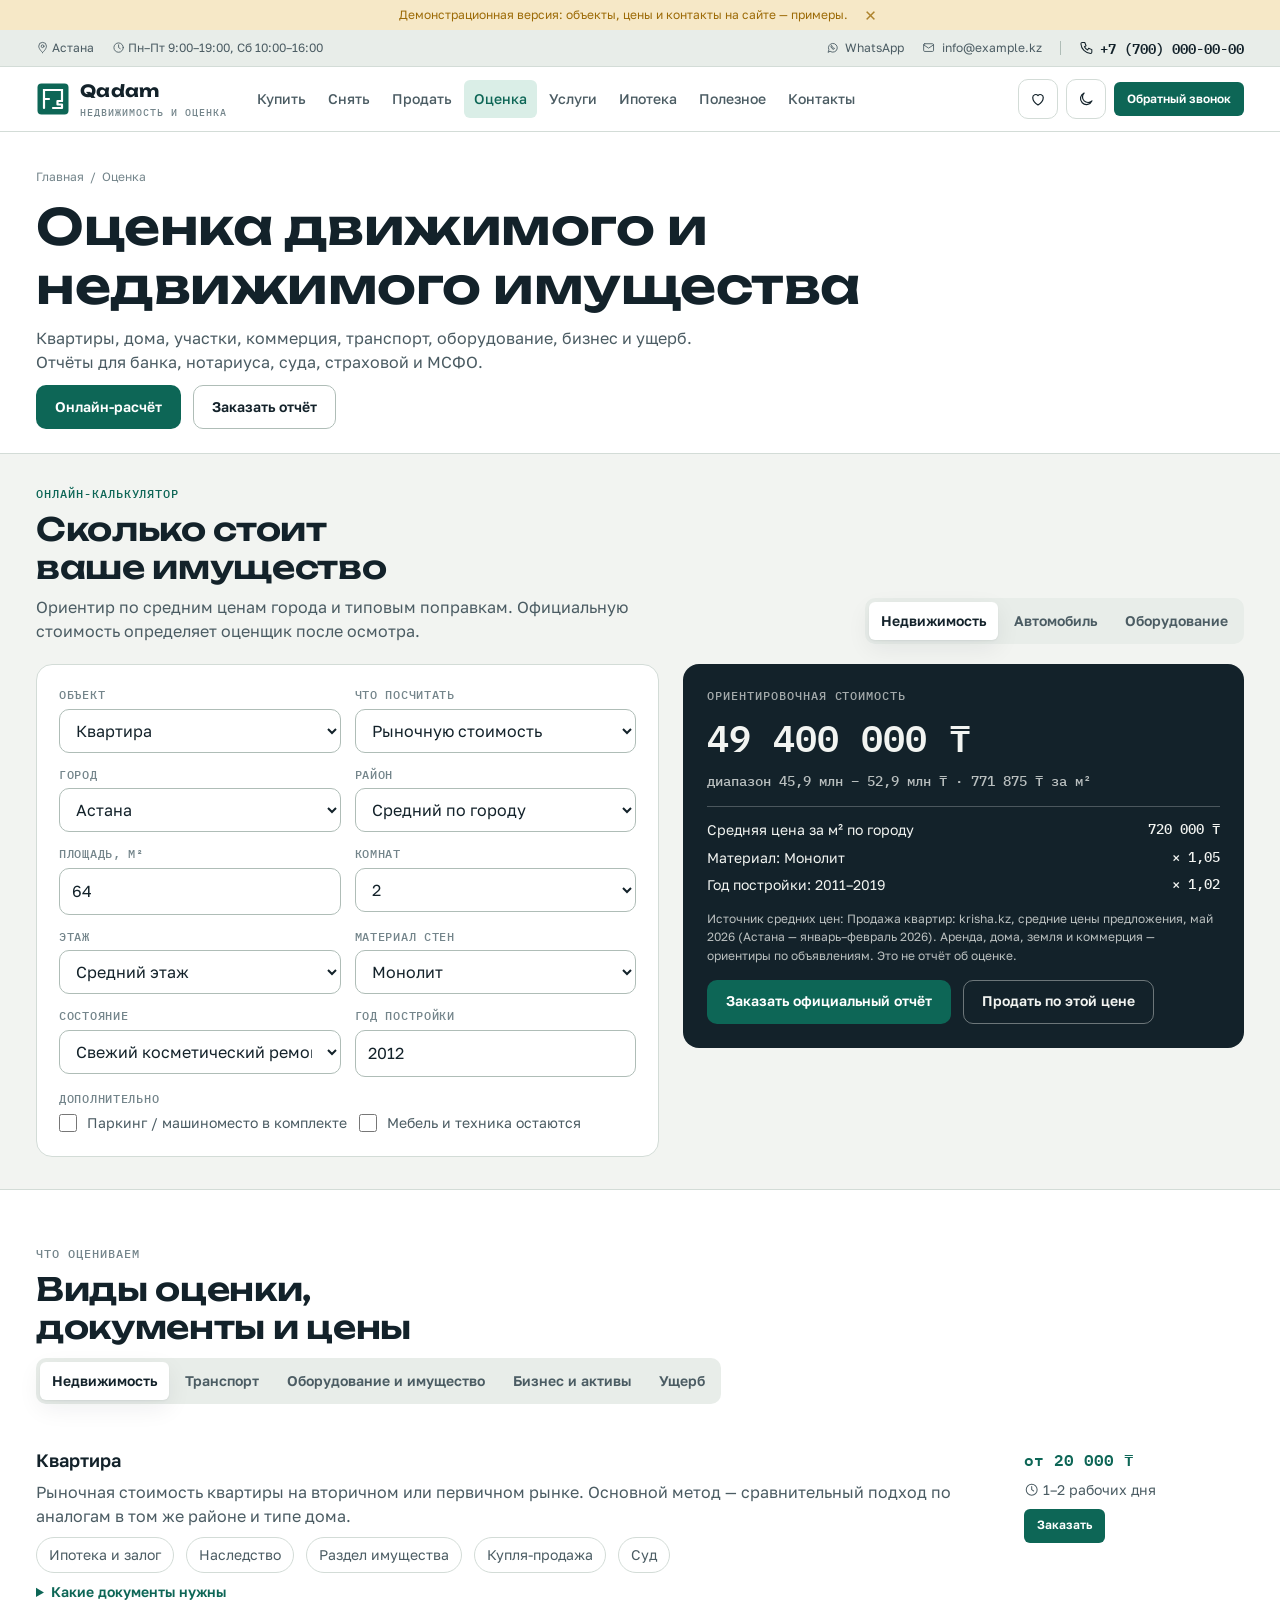
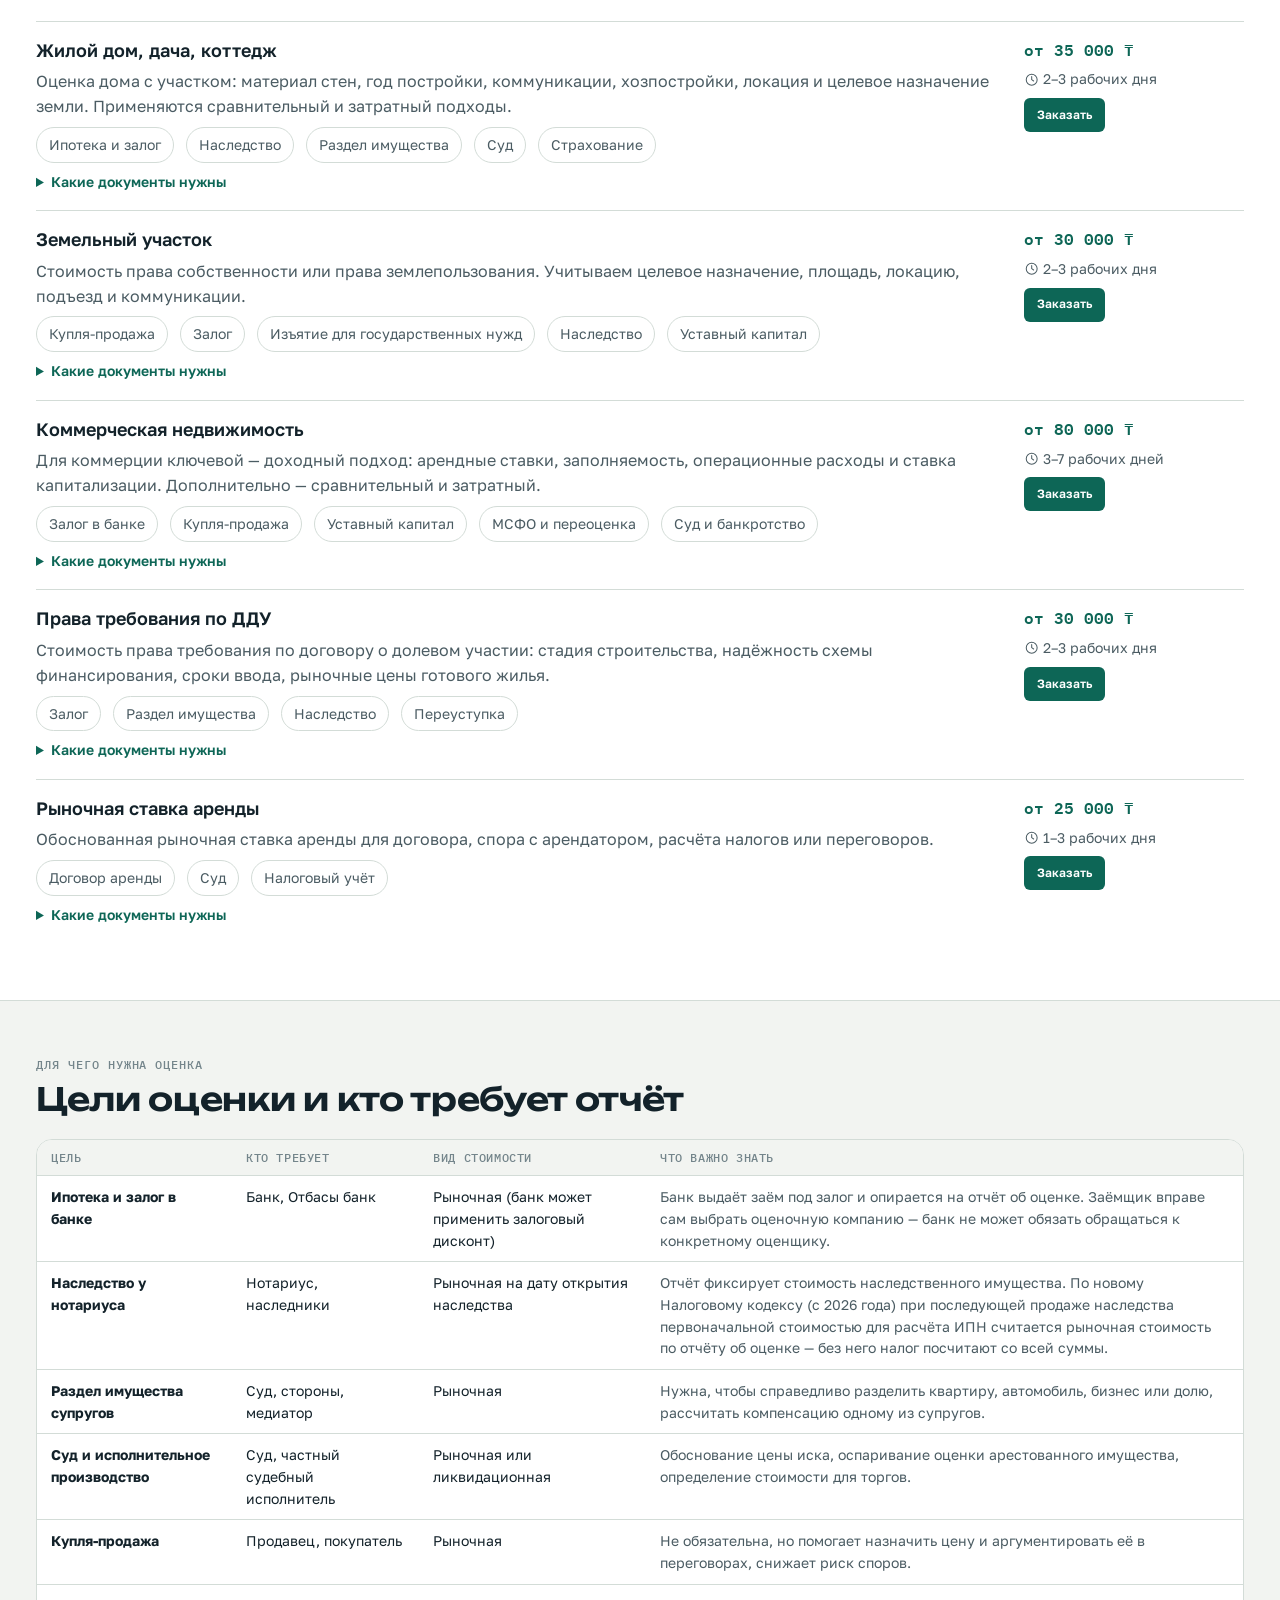
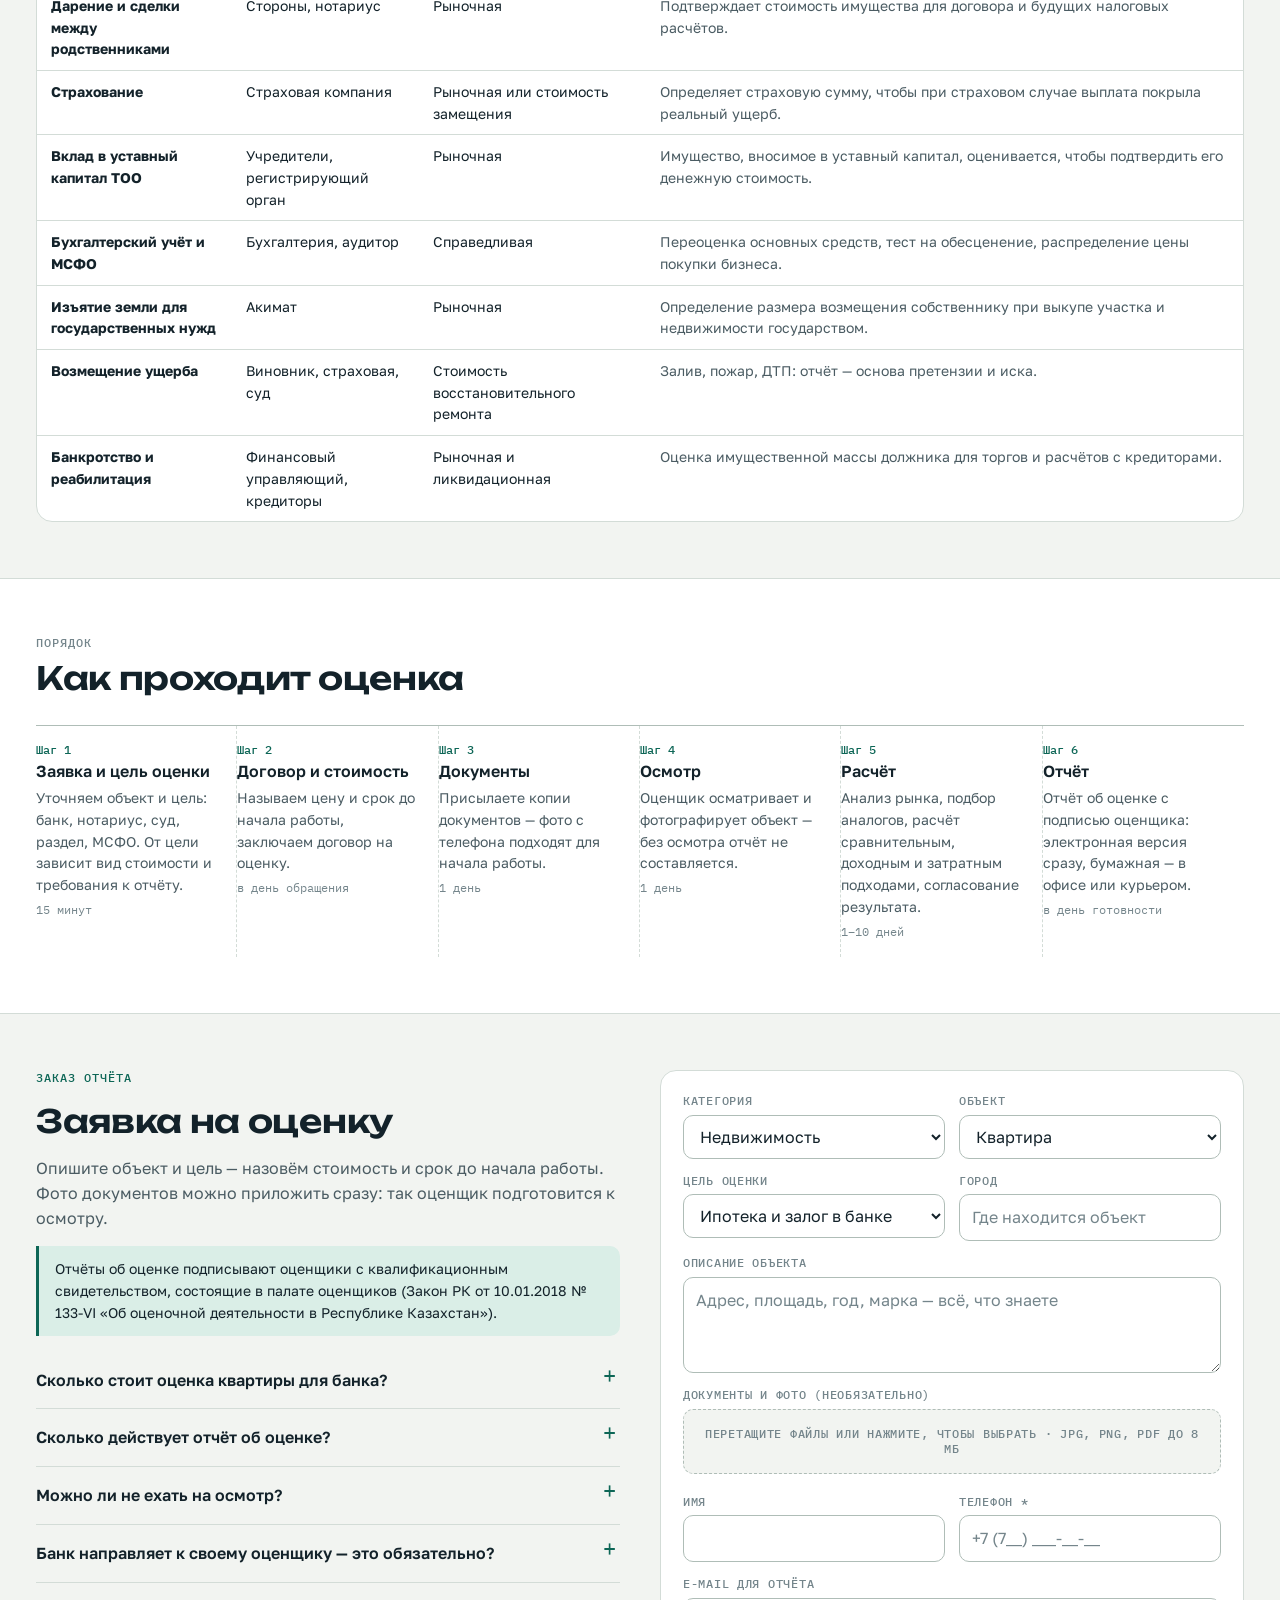
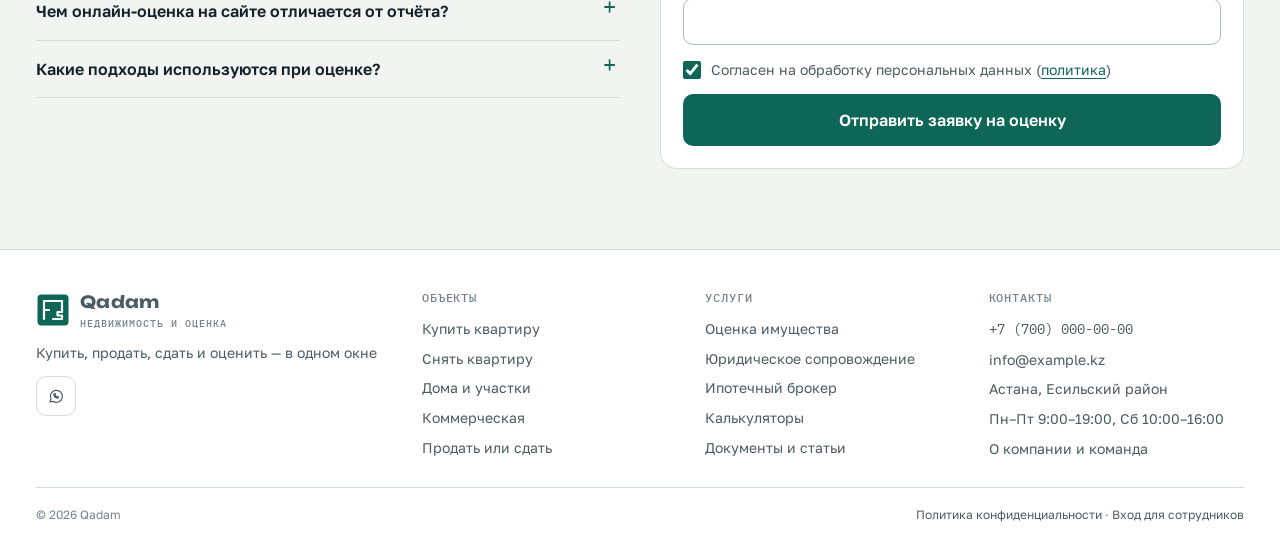
<file: public/valuation.html>
<!doctype html>
<html lang="ru">
<head>
<meta charset="utf-8">
<meta name="viewport" content="width=device-width, initial-scale=1, viewport-fit=cover">
<meta name="theme-color" content="#FFFFFF" media="(prefers-color-scheme: light)">
<meta name="theme-color" content="#141F23" media="(prefers-color-scheme: dark)">
<script>try{var t=JSON.parse(localStorage.getItem("qadam-theme"));if(t==="dark"||t==="light")document.documentElement.setAttribute("data-theme",t)}catch(e){}</script>
<meta name="claude:viewport-fit-sides" content="cover">
<title>Оценка имущества · Qadam</title>
<meta name="description" content="Независимая оценка квартир, домов, участков, коммерческой недвижимости, автомобилей, спецтехники, оборудования и бизнеса. Онлайн-калькулятор и отчёт для банка, нотариуса и суда.">
<link rel="icon" href="favicon.svg" type="image/svg+xml">
<link rel="preconnect" href="https://fonts.googleapis.com">
<link rel="preconnect" href="https://fonts.gstatic.com" crossorigin>
<link rel="stylesheet" href="https://fonts.googleapis.com/css2?family=Golos+Text:wght@400;500;600;700&family=IBM+Plex+Mono:wght@400;500;600&family=Unbounded:wght@500;600;700&display=swap">
<link rel="stylesheet" href="styles.css">
<style>
  .vt { display: grid; grid-template-columns: minmax(0, 1fr) 220px; gap: 16px 24px; padding: 18px 0; border-bottom: 1px solid var(--line); }
  .vt:last-child { border-bottom: 0; }
  .vt h3 { font-size: var(--fs-lg); }
  .vt .side { display: flex; flex-direction: column; gap: 8px; align-items: flex-start; }
  .vt .price { font: 600 var(--fs-md)/1.3 var(--font-mono); color: var(--accent); }
  .vt details summary { cursor: pointer; color: var(--accent); font-size: var(--fs-sm); font-weight: 600; }
  .vt ul { margin: 8px 0 0; padding-left: 1.2em; font-size: var(--fs-sm); color: var(--ink-2); display: flex; flex-direction: column; gap: 4px; }
  @media (max-width: 640px) { .vt { grid-template-columns: minmax(0, 1fr); } }
  .breakdown { display: flex; flex-direction: column; gap: 6px; font-size: var(--fs-sm); }
  .breakdown .ln { display: flex; justify-content: space-between; gap: 12px; }
  .breakdown .ln b { font-family: var(--font-mono); font-weight: 500; white-space: nowrap; }
  .calc-form { display: grid; grid-template-columns: repeat(2, minmax(0, 1fr)); gap: 14px; }
  .calc-form .full { grid-column: 1 / -1; }
  @media (max-width: 560px) { .calc-form { grid-template-columns: minmax(0, 1fr); } }
  .drop { border: 1.5px dashed var(--line-strong); border-radius: var(--r-md); padding: 16px; text-align: center; color: var(--ink-2); font-size: var(--fs-sm); cursor: pointer; background: var(--bg); }
  .drop.over { border-color: var(--accent); background: var(--accent-soft); }
  .files-list { display: flex; flex-wrap: wrap; gap: 6px; }
</style>
</head>
<body data-page="valuation">
<header id="site-header"></header>
<main>
  <section class="page-head">
    <div class="wrap">
      <nav class="crumbs" aria-label="Навигация"><a href="index.html">Главная</a><span>/</span><span>Оценка</span></nav>
      <h1>Оценка движимого и недвижимого имущества</h1>
      <p id="note">Квартиры, дома, участки, коммерция, транспорт, оборудование, бизнес и ущерб. Отчёты для банка, нотариуса, суда, страховой и МСФО.</p>
      <div class="row"><a class="btn" href="#calc">Онлайн-расчёт</a><a class="btn ghost" href="#order">Заказать отчёт</a></div>
    </div>
  </section>

  <section class="section tight" id="calc">
    <div class="wrap stack" style="gap:20px">
      <div class="section-head" style="margin:0">
        <div class="titles"><span class="eyebrow accent">Онлайн-калькулятор</span><h2>Сколько стоит ваше имущество</h2>
          <p>Ориентир по средним ценам города и типовым поправкам. Официальную стоимость определяет оценщик после осмотра.</p></div>
        <div class="seg" id="calc-mode" role="group" aria-label="Объект">
          <button type="button" data-m="property" aria-pressed="true">Недвижимость</button>
          <button type="button" data-m="auto" aria-pressed="false">Автомобиль</button>
          <button type="button" data-m="equipment" aria-pressed="false">Оборудование</button>
        </div>
      </div>
      <div class="calc">
        <div class="panel-box">
          <form class="calc-form" id="cf-property" autocomplete="off">
            <div class="field"><label for="p-kind">Объект</label><select class="input" id="p-kind">
              <option value="apartment">Квартира</option><option value="house">Дом с участком</option><option value="land">Земельный участок</option><option value="commercial">Коммерческое помещение</option></select></div>
            <div class="field"><label for="p-deal">Что посчитать</label><select class="input" id="p-deal"><option value="sale">Рыночную стоимость</option><option value="rent">Ставку аренды в месяц</option></select></div>
            <div class="field"><label for="p-city">Город</label><select class="input" id="p-city"></select></div>
            <div class="field"><label for="p-district">Район</label><select class="input" id="p-district"></select></div>
            <div class="field" data-k="apartment house commercial"><label for="p-area">Площадь, м²</label><input class="input" id="p-area" inputmode="decimal" value="64"></div>
            <div class="field" data-k="house land"><label for="p-land">Участок, соток</label><input class="input" id="p-land" inputmode="decimal" value="8"></div>
            <div class="field" data-k="apartment house"><label for="p-rooms">Комнат</label><select class="input" id="p-rooms"><option value="0">Студия</option><option value="1">1</option><option value="2" selected>2</option><option value="3">3</option><option value="4">4 и более</option></select></div>
            <div class="field" data-k="apartment"><label for="p-floor">Этаж</label><select class="input" id="p-floor"></select></div>
            <div class="field" data-k="apartment house"><label for="p-build">Материал стен</label><select class="input" id="p-build"></select></div>
            <div class="field" data-k="apartment house commercial"><label for="p-cond">Состояние</label><select class="input" id="p-cond"></select></div>
            <div class="field" data-k="apartment house"><label for="p-year">Год постройки</label><input class="input" id="p-year" inputmode="numeric" value="2012"></div>
            <div class="field" data-k="land"><label for="p-comm">Коммуникации</label><select class="input" id="p-comm"></select></div>
            <div class="field full" data-k="apartment"><span class="label">Дополнительно</span><div class="row" id="p-extras"></div></div>
          </form>
          <form class="calc-form" id="cf-auto" hidden autocomplete="off">
            <div class="field full"><label for="a-model">Марка и модель</label><input class="input" id="a-model" placeholder="Например, Toyota Camry 2.5"></div>
            <div class="field"><label for="a-year">Год выпуска</label><input class="input" id="a-year" inputmode="numeric" value="2019"></div>
            <div class="field"><label for="a-km">Пробег, км</label><input class="input" id="a-km" inputmode="numeric" value="95000"></div>
            <div class="field full"><label for="a-new">Цена нового аналога сегодня, ₸</label><input class="input" id="a-new" inputmode="numeric" value="18 500 000"><span class="form-note">Посмотрите у официального дилера цену той же модели и комплектации.</span></div>
            <div class="field"><label for="a-cond">Состояние</label><select class="input" id="a-cond"></select></div>
            <div class="field"><label for="a-acc">ДТП</label><select class="input" id="a-acc"></select></div>
          </form>
          <form class="calc-form" id="cf-equipment" hidden autocomplete="off">
            <div class="field full"><label for="e-name">Оборудование</label><input class="input" id="e-name" placeholder="Например, токарный станок, кофемашина, сервер"></div>
            <div class="field"><label for="e-price">Цена покупки или нового аналога, ₸</label><input class="input" id="e-price" inputmode="numeric" value="4 000 000"></div>
            <div class="field"><label for="e-age">Возраст, лет</label><input class="input" id="e-age" inputmode="decimal" value="3"></div>
            <div class="field"><label for="e-life">Срок службы, лет</label><input class="input" id="e-life" inputmode="decimal" value="10"></div>
            <div class="field"><label for="e-cond">Состояние</label><select class="input" id="e-cond"></select></div>
          </form>
        </div>
        <div class="result-card" aria-live="polite">
          <span class="eyebrow" id="r-label">Ориентировочная стоимость</span>
          <div class="big" id="r-value">—</div>
          <div class="range" id="r-range"></div>
          <div class="lines breakdown" id="r-steps"></div>
          <p class="xs" style="opacity:.75" id="r-src"></p>
          <div class="row">
            <button class="btn" type="button" id="r-order">Заказать официальный отчёт</button>
            <button class="btn ghost" type="button" id="r-sell">Продать по этой цене</button>
          </div>
        </div>
      </div>
    </div>
  </section>

  <section class="section band">
    <div class="wrap">
      <div class="section-head">
        <div class="titles"><span class="eyebrow">Что оцениваем</span><h2>Виды оценки, документы и цены</h2><span class="sr-only" id="real_estate"></span><span class="sr-only" id="transport"></span><span class="sr-only" id="equipment"></span><span class="sr-only" id="business"></span><span class="sr-only" id="damage"></span><span class="sr-only" id="other"></span></div>
        <div class="seg" id="cat-tabs" role="group" aria-label="Категория"></div>
      </div>
      <div id="vtypes"></div>
    </div>
  </section>

  <section class="section">
    <div class="wrap stack" style="gap:20px">
      <div class="titles stack" style="gap:8px"><span class="eyebrow">Для чего нужна оценка</span><h2>Цели оценки и кто требует отчёт</h2></div>
      <div class="table-wrap"><table class="t">
        <thead><tr><th>Цель</th><th>Кто требует</th><th>Вид стоимости</th><th>Что важно знать</th></tr></thead>
        <tbody id="purposes"></tbody>
      </table></div>
    </div>
  </section>

  <section class="section band">
    <div class="wrap">
      <div class="section-head"><div class="titles"><span class="eyebrow">Порядок</span><h2>Как проходит оценка</h2></div></div>
      <div class="steps" id="steps"></div>
    </div>
  </section>

  <section class="section" id="order">
    <div class="wrap grid g2" style="gap:40px;align-items:start">
      <div class="stack">
        <span class="eyebrow accent">Заказ отчёта</span>
        <h2>Заявка на оценку</h2>
        <p class="muted">Опишите объект и цель — назовём стоимость и срок до начала работы. Фото документов можно приложить сразу: так оценщик подготовится к осмотру.</p>
        <div class="callout" id="law">Отчёт подписывает оценщик с квалификационным свидетельством, состоящий в палате оценщиков (Закон РК № 133-VI «Об оценочной деятельности в Республике Казахстан»).</div>
        <div id="vfaq"></div>
      </div>
      <form class="panel-box form-grid" id="of" novalidate>
        <div class="field"><label for="o-cat">Категория</label><select class="input" id="o-cat"></select></div>
        <div class="field"><label for="o-type">Объект</label><select class="input" id="o-type"></select></div>
        <div class="field"><label for="o-purpose">Цель оценки</label><select class="input" id="o-purpose"></select></div>
        <div class="field"><label for="o-city">Город</label><input class="input" id="o-city" placeholder="Где находится объект"></div>
        <div class="field full"><label for="o-desc">Описание объекта</label><textarea class="input" id="o-desc" rows="3" placeholder="Адрес, площадь, год, марка — всё, что знаете"></textarea></div>
        <div class="field full"><span class="label">Документы и фото (необязательно)</span>
          <label class="drop" id="drop" for="o-files">Перетащите файлы или нажмите, чтобы выбрать · JPG, PNG, PDF до 8 МБ</label>
          <input id="o-files" type="file" multiple accept="image/*,application/pdf" hidden>
          <div class="files-list" id="files-list"></div></div>
        <div class="field"><label for="o-name">Имя</label><input class="input" id="o-name" autocomplete="name"></div>
        <div class="field"><label for="o-phone">Телефон *</label><input class="input" id="o-phone" type="tel" inputmode="tel" placeholder="+7 (7__) ___-__-__"></div>
        <div class="field full"><label for="o-email">E-mail для отчёта</label><input class="input" id="o-email" type="email" autocomplete="email"></div>
        <label class="check full"><input type="checkbox" id="o-consent" checked> <span>Согласен на обработку персональных данных (<a href="privacy.html">политика</a>)</span></label>
        <p class="error-text full" id="o-err" hidden></p>
        <div class="full"><button class="btn lg block" type="submit">Отправить заявку на оценку</button></div>
      </form>
    </div>
  </section>
</main>
<footer id="site-footer"></footer>

<script type="module">
import { boot, db, esc, num, money, moneyShort, icon, VAL_CAT, session, factorMap, estimateProperty, estimateAuto, estimateEquipment,
  phoneInput, validPhone, formatPhone, errText, uploadFile, openLead, DEMO, animateValue } from './app.js';

boot(async (s) => {
  const $ = id => document.getElementById(id);
  if (s.company.appraiser_note) $('law').textContent = s.company.appraiser_note;
  const [cities, districts, priceIndex, factorRows, vtypes, purposes, steps, faq] = await Promise.all([
    db.list('cities', { eq: { is_active: true }, order: 'sort' }),
    db.list('districts', { order: 'sort' }),
    db.list('price_index'),
    db.list('valuation_factors', { order: 'sort' }),
    db.list('valuation_types', { eq: { is_active: true }, order: 'sort' }),
    db.list('valuation_purposes', { order: 'sort' }),
    db.list('process_steps', { eq: { process: 'valuation' }, order: 'step_no' }),
    db.list('faq', { eq: { category: 'Оценка', is_active: true }, order: 'sort' })
  ]);
  const factors = factorMap(factorRows);
  const opts = (f, sel) => (factors[f] || []).map(o => `<option value="${o.option_key}" ${o.option_key === sel ? 'selected' : ''}>${esc(o.label)}</option>`).join('');

  // ---- Калькулятор: справочники ----
  $('p-city').innerHTML = cities.map(c => `<option value="${c.id}">${esc(c.name)}</option>`).join('');
  $('p-floor').innerHTML = opts('floor', 'middle');
  $('p-build').innerHTML = opts('building_type', 'monolith');
  $('p-cond').innerHTML = opts('condition', 'cosmetic');
  $('p-comm').innerHTML = opts('land_comm', 'partial');
  $('a-cond').innerHTML = opts('auto_condition', 'good');
  $('a-acc').innerHTML = opts('auto_accident', 'none');
  $('e-cond').innerHTML = opts('equip_condition', 'working');
  $('p-extras').innerHTML = (factors.extra || []).map(o => `<label class="check"><input type="checkbox" value="${o.option_key}"> ${esc(o.label)}</label>`).join('');
  function fillDistricts() {
    const list = districts.filter(d => String(d.city_id) === $('p-city').value);
    $('p-district').innerHTML = '<option value="">Средний по городу</option>' + list.map(d => `<option value="${d.id}">${esc(d.name)}</option>`).join('');
    $('p-district').disabled = !list.length;
  }

  // Предзаполнение с главной
  const hand = session.get('qadam-valuation');
  session.del('qadam-valuation');
  let mode = 'property';
  if (hand) {
    if (hand.kind === 'auto' || hand.kind === 'equipment') mode = hand.kind;
    else $('p-kind').value = hand.kind;
    if (hand.city_id) $('p-city').value = hand.city_id;
    if (hand.area) $('p-area').value = hand.area;
  }
  fillDistricts();

  const n = v => Number(String(v).replace(/\s/g, '').replace(',', '.')) || 0;
  let last = null;
  function steps2html(list, base) {
    return list.map(x => `<div class="ln"><span>${esc(x.label)}</span><b>${x.kind === 'coef' ? '× ' + num(x.value, 3) : x.kind === 'add' ? '+ ' + money(x.value) : money(x.value)}</b></div>`).join('');
  }
  function compute() {
    let r = null, label = 'Ориентировочная стоимость', unit = '';
    if (mode === 'property') {
      const kind = $('p-kind').value;
      document.querySelectorAll('#cf-property [data-k]').forEach(f => { f.hidden = !f.dataset.k.split(' ').includes(kind); });
      // Участок оцениваем только по цене продажи — ставки аренды земли в базе нет
      $('p-deal').querySelector('[value="rent"]').disabled = kind === 'land';
      if (kind === 'land') $('p-deal').value = 'sale';
      const input = {
        kind, deal: $('p-deal').value, city_id: $('p-city').value, district_id: $('p-district').value,
        area: n($('p-area').value), land_area: n($('p-land').value), rooms: n($('p-rooms').value),
        floor_pos: $('p-floor').value, building_type: $('p-build').value, condition: $('p-cond').value,
        year: n($('p-year').value), land_comm: $('p-comm').value,
        extras: [...document.querySelectorAll('#p-extras input:checked')].map(i => i.value)
      };
      r = estimateProperty(input, { priceIndex, factors, districts });
      if (input.deal === 'rent') label = 'Рыночная ставка аренды в месяц';
      if (r) unit = `${num(r.perUnit)} ₸ за ${r.unit}`;
      last = { mode, input, r, city: cities.find(c => String(c.id) === input.city_id)?.name };
    } else if (mode === 'auto') {
      r = estimateAuto({ priceNew: n($('a-new').value), year: n($('a-year').value), mileage: n($('a-km').value), condition: $('a-cond').value, accident: $('a-acc').value }, factors);
      last = { mode, r, model: $('a-model').value };
    } else {
      r = estimateEquipment({ price: n($('e-price').value), age: n($('e-age').value), life: n($('e-life').value), condition: $('e-cond').value }, factors);
      last = { mode, r, name: $('e-name').value };
    }
    $('r-label').textContent = label;
    if (!r || !r.value) {
      $('r-value').textContent = '—'; $('r-value').dataset.v = 0; $('r-range').textContent = 'Заполните площадь, цену или год'; $('r-steps').innerHTML = ''; $('r-src').textContent = ''; return;
    }
    animateValue($('r-value'), r.value, v => money(Math.round(v / 1000) * 1000), 450);
    $('r-range').textContent = `диапазон ${moneyShort(r.low)} – ${moneyShort(r.high)} ₸${unit ? ' · ' + unit : ''}`;
    $('r-steps').innerHTML = steps2html(r.steps);
    $('r-src').textContent = mode === 'property'
      ? `Источник средних цен: ${(r.source || 'база цен агентства').replace(/\.+$/, '')}. Это не отчёт об оценке.`
      : 'Расчёт по типовой кривой износа. Это не отчёт об оценке: для нотариуса, банка или суда нужен осмотр оценщиком.';
  }
  function setMode(m) {
    mode = m;
    document.querySelectorAll('#calc-mode button').forEach(b => b.setAttribute('aria-pressed', b.dataset.m === m));
    ['property', 'auto', 'equipment'].forEach(k => { $('cf-' + k).hidden = k !== m; });
    $('r-sell').hidden = m !== 'property';
    compute();
  }
  $('calc-mode').addEventListener('click', e => { const b = e.target.closest('button'); if (b) setMode(b.dataset.m); });
  for (const f of ['cf-property', 'cf-auto', 'cf-equipment']) {
    $(f).addEventListener('input', compute); $(f).addEventListener('change', compute); $(f).addEventListener('submit', e => e.preventDefault());
  }
  $('p-city').addEventListener('change', () => { fillDistricts(); compute(); });
  setMode(mode);

  // ---- Виды оценки ----
  const cats = [...new Set(vtypes.map(v => v.category))];
  let curCat = cats.includes(location.hash.slice(1)) ? location.hash.slice(1) : cats[0];
  $('cat-tabs').innerHTML = cats.map(c => `<button type="button" data-c="${c}" aria-pressed="${c === curCat}">${esc(VAL_CAT[c] || c)}</button>`).join('');
  function renderTypes() {
    document.querySelectorAll('#cat-tabs button').forEach(b => b.setAttribute('aria-pressed', b.dataset.c === curCat));
    $('vtypes').innerHTML = vtypes.filter(v => v.category === curCat).map(v => `<article class="vt" id="vt-${esc(v.slug)}">
      <div class="stack" style="gap:8px">
        <h3>${esc(v.title)}</h3>
        <p class="muted">${esc(v.description || v.short || '')}</p>
        <div class="row">${(v.purposes || []).map(p => `<span class="chip">${esc(p)}</span>`).join('')}</div>
        ${(v.documents || []).length ? `<details><summary>Какие документы нужны</summary><ul>${v.documents.map(d => `<li>${esc(d)}</li>`).join('')}</ul></details>` : ''}
      </div>
      <div class="side">
        <span class="price">${esc(v.price_text || (v.price_from ? 'от ' + money(v.price_from) : 'по запросу'))}</span>
        ${v.duration ? `<span class="small muted">${icon('clock')} ${esc(v.duration)}</span>` : ''}
        <button class="btn sm" type="button" data-order="${v.id}">Заказать</button>
      </div></article>`).join('');
  }
  $('cat-tabs').addEventListener('click', e => { const b = e.target.closest('button'); if (b) { curCat = b.dataset.c; renderTypes(); } });
  $('vtypes').addEventListener('click', e => {
    const b = e.target.closest('[data-order]'); if (!b) return;
    const v = vtypes.find(x => String(x.id) === b.dataset.order);
    $('o-cat').value = v.category; fillOrderTypes(); $('o-type').value = v.id;
    $('order').scrollIntoView({ behavior: 'smooth' });
    setTimeout(() => $('o-desc').focus(), 400);
  });
  renderTypes();
  if (cats.includes(location.hash.slice(1))) setTimeout(() => document.querySelector('#cat-tabs').scrollIntoView(), 50);

  // ---- Цели, этапы, FAQ ----
  $('purposes').innerHTML = purposes.map(p => `<tr><td><b>${esc(p.title)}</b></td><td>${esc(p.required_by || '')}</td><td>${esc(p.value_kind || '')}</td><td class="muted">${esc(p.description || '')}</td></tr>`).join('');
  $('steps').innerHTML = steps.map(x => `<div class="step"><span class="n">Шаг ${x.step_no}</span><h3>${esc(x.title)}</h3><p>${esc(x.description || '')}</p>${x.duration ? `<span class="dur">${esc(x.duration)}</span>` : ''}</div>`).join('');
  $('vfaq').innerHTML = faq.map(q => `<details class="qa"><summary>${esc(q.question)}</summary><div class="a">${esc(q.answer)}</div></details>`).join('');

  // ---- Форма заказа ----
  $('o-cat').innerHTML = cats.map(c => `<option value="${c}">${esc(VAL_CAT[c] || c)}</option>`).join('');
  function fillOrderTypes() {
    $('o-type').innerHTML = vtypes.filter(v => v.category === $('o-cat').value).map(v => `<option value="${v.id}">${esc(v.title)}</option>`).join('') + '<option value="">Другое</option>';
  }
  $('o-cat').addEventListener('change', fillOrderTypes);
  fillOrderTypes();
  $('o-purpose').innerHTML = purposes.map(p => `<option>${esc(p.title)}</option>`).join('') + '<option>Другое</option>';
  phoneInput($('o-phone'));

  const files = [];
  const drop = $('drop');
  function renderFiles() { $('files-list').innerHTML = files.map((f, i) => `<span class="chip">${esc(f.name)} <button type="button" data-rm="${i}" aria-label="Убрать" style="border:0;background:none;cursor:pointer;color:inherit">✕</button></span>`).join(''); }
  function addFiles(list) {
    for (const f of list) {
      if (f.size > 8 * 1024 * 1024 && !f.type.startsWith('image/')) { $('o-err').textContent = `${f.name}: больше 8 МБ`; $('o-err').hidden = false; continue; }
      if (files.length < 10) files.push(f);
    }
    renderFiles();
  }
  $('o-files').addEventListener('change', e => addFiles(e.target.files));
  drop.addEventListener('dragover', e => { e.preventDefault(); drop.classList.add('over'); });
  drop.addEventListener('dragleave', () => drop.classList.remove('over'));
  drop.addEventListener('drop', e => { e.preventDefault(); drop.classList.remove('over'); addFiles(e.dataTransfer.files); });
  $('files-list').addEventListener('click', e => { const b = e.target.closest('[data-rm]'); if (b) { files.splice(Number(b.dataset.rm), 1); renderFiles(); } });

  // Из калькулятора — в заказ
  $('r-order').addEventListener('click', () => {
    if (!last) return;
    if (last.mode === 'property') {
      $('o-cat').value = 'real_estate'; fillOrderTypes();
      const slug = { apartment: 'kvartira', house: 'dom', land: 'uchastok', commercial: 'kommercheskaya' }[last.input.kind];
      const t = vtypes.find(v => v.slug === slug); if (t) $('o-type').value = t.id;
      $('o-city').value = last.city || '';
      $('o-desc').value = `${$('p-kind').selectedOptions[0].text}, ${last.input.area ? last.input.area + ' м²' : ''}${last.input.land_area && last.input.kind !== 'apartment' ? ', участок ' + last.input.land_area + ' сот.' : ''}. Онлайн-оценка: ${last.r ? money(last.r.value) : '—'}`;
    } else if (last.mode === 'auto') {
      $('o-cat').value = 'transport'; fillOrderTypes();
      $('o-desc').value = `${last.model || 'Автомобиль'}, ${$('a-year').value} г., пробег ${$('a-km').value} км. Онлайн-оценка: ${last.r ? money(last.r.value) : '—'}`;
    } else {
      $('o-cat').value = 'equipment'; fillOrderTypes();
      $('o-desc').value = `${last.name || 'Оборудование'}, возраст ${$('e-age').value} лет. Онлайн-оценка: ${last.r ? money(last.r.value) : '—'}`;
    }
    $('order').scrollIntoView({ behavior: 'smooth' });
  });
  $('r-sell').addEventListener('click', () => openLead({ kind: 'sell', title: 'Продать объект', subtitle: last?.r ? `Онлайн-оценка: ${money(last.r.value)}` : '',
    payload: last?.mode === 'property' ? { Город: last.city, 'Площадь, м²': last.input.area, 'Онлайн-оценка': last.r?.value } : {} }));

  $('of').addEventListener('submit', async e => {
    e.preventDefault();
    const err = $('o-err'); err.hidden = true;
    if (!validPhone($('o-phone').value)) { err.textContent = 'Укажите телефон полностью: +7 и 10 цифр.'; err.hidden = false; $('o-phone').focus(); return; }
    if (!$('o-consent').checked) { err.textContent = 'Нужно согласие на обработку персональных данных.'; err.hidden = false; return; }
    const btn = e.submitter; btn.disabled = true; btn.textContent = files.length ? 'Загружаем файлы…' : 'Отправляем…';
    try {
      const paths = [];
      for (const f of files) paths.push((await uploadFile('incoming', f, 'valuation')).path);
      const typeId = $('o-type').value ? Number($('o-type').value) : null;
      await db.insert('valuation_orders', {
        object_category: $('o-cat').value,
        valuation_type_id: typeId,
        purpose: $('o-purpose').value,
        name: $('o-name').value.trim() || null,
        phone: formatPhone($('o-phone').value),
        email: $('o-email').value.trim() || null,
        city: $('o-city').value.trim() || null,
        object_description: $('o-desc').value.trim() || null,
        preliminary_value: last?.r?.value && $('o-desc').value.includes('Онлайн-оценка') ? last.r.value : null,
        details: last?.mode === 'property' ? { calc: last.input } : {},
        files: paths
      }, { returning: false });
      $('of').innerHTML = `<div class="success-state full"><div class="tick">${icon('check')}</div><h3>Заявка на оценку принята</h3>
        <p class="muted">${esc(s.home.promise || 'Оценщик свяжется с вами, назовёт стоимость и срок.')}${DEMO ? ' (Демо-режим: заявка сохранена только в этом браузере.)' : ''}</p>
        <a class="btn ghost" href="guide.html#checklists">Подготовить документы</a></div>`;
    } catch (ex) {
      err.textContent = 'Не удалось отправить: ' + errText(ex); err.hidden = false;
      btn.disabled = false; btn.textContent = 'Отправить заявку на оценку';
    }
  });
});
</script>
</body>
</html>
</file>
<file: public/styles.css>
/* ============================================================
   Qadam — недвижимость и оценка. Общие стили.
   Идея: «технический паспорт» — тонкие линии, подписи полей
   моноширинным шрифтом, планировки вместо заглушек.
   Тема: системная по умолчанию, переключатель пишет data-theme на <html>.
   ============================================================ */

/* Layout: шапка + узкие полосы-разделы на сетке 12 колонок, карточки объектов с «паспортной» строкой характеристик */
:root {
  --bg: #F2F4F1;
  --surface: #FFFFFF;
  --surface-2: #E8EDE9;
  --ink: #13222A;
  --ink-2: #4B5C63;
  --ink-3: #74858B;
  --line: #D3DCD7;
  --line-strong: #AFBDB7;
  --accent: #0D6656;
  --accent-hover: #0A5446;
  --accent-ink: #FFFFFF;
  --accent-soft: #DAEEE7;
  --gold: #9C6A06;
  --gold-soft: #F6E8C7;
  --ok: #1D7A4C;
  --ok-soft: #DDF1E5;
  --warn: #9A5B00;
  --warn-soft: #FBEBD2;
  --danger: #B3261E;
  --danger-soft: #F9E0DD;
  --plan-line: #7E9690;
  --plan-fill: #EEF3F0;
  --shadow: 0 1px 2px rgba(19, 34, 42, .06), 0 8px 24px rgba(19, 34, 42, .07);
  --overlay: rgba(10, 20, 24, .55);

  --font-display: 'Unbounded', 'Golos Text', 'Segoe UI', system-ui, sans-serif;
  --font-body: 'Golos Text', 'Segoe UI', system-ui, -apple-system, Roboto, sans-serif;
  --font-mono: 'IBM Plex Mono', ui-monospace, 'SFMono-Regular', Menlo, Consolas, monospace;

  --fs-xs: .75rem;
  --fs-sm: .875rem;
  --fs-md: 1rem;
  --fs-lg: 1.125rem;
  --fs-xl: 1.375rem;
  --fs-2xl: clamp(1.5rem, 1.1rem + 1.4vw, 2rem);
  --fs-3xl: clamp(1.75rem, 1.1rem + 2.6vw, 3.1rem);

  --r-sm: 6px;
  --r-md: 10px;
  --r-lg: 16px;
  --gutter-l: max(16px, env(safe-area-inset-left, 0px));
  --gutter-r: max(16px, env(safe-area-inset-right, 0px));
  --header-h: 64px;
}
@media (prefers-color-scheme: dark) {
  :root:not([data-theme="light"]) {
    --bg: #0D1517;
    --surface: #141F23;
    --surface-2: #1B292E;
    --ink: #E3ECE9;
    --ink-2: #A3B4B1;
    --ink-3: #7D908E;
    --line: #26363C;
    --line-strong: #3B4F55;
    --accent: #3DC0A2;
    --accent-hover: #5BD3B7;
    --accent-ink: #04211A;
    --accent-soft: #123A32;
    --gold: #E4B654;
    --gold-soft: #3A2E12;
    --ok: #5CCB8E;
    --ok-soft: #133524;
    --warn: #F0B05A;
    --warn-soft: #3A2A12;
    --danger: #F08A80;
    --danger-soft: #3D1A17;
    --plan-line: #5E7B75;
    --plan-fill: #172529;
    --shadow: 0 1px 2px rgba(0, 0, 0, .3), 0 10px 28px rgba(0, 0, 0, .35);
    --overlay: rgba(0, 0, 0, .65);
    color-scheme: dark;
  }
}
:root[data-theme="dark"] {
  --bg: #0D1517;
  --surface: #141F23;
  --surface-2: #1B292E;
  --ink: #E3ECE9;
  --ink-2: #A3B4B1;
  --ink-3: #7D908E;
  --line: #26363C;
  --line-strong: #3B4F55;
  --accent: #3DC0A2;
  --accent-hover: #5BD3B7;
  --accent-ink: #04211A;
  --accent-soft: #123A32;
  --gold: #E4B654;
  --gold-soft: #3A2E12;
  --ok: #5CCB8E;
  --ok-soft: #133524;
  --warn: #F0B05A;
  --warn-soft: #3A2A12;
  --danger: #F08A80;
  --danger-soft: #3D1A17;
  --plan-line: #5E7B75;
  --plan-fill: #172529;
  --shadow: 0 1px 2px rgba(0, 0, 0, .3), 0 10px 28px rgba(0, 0, 0, .35);
  --overlay: rgba(0, 0, 0, .65);
  color-scheme: dark;
}

/* ---------- База ---------- */
*, *::before, *::after { box-sizing: border-box; }
html { -webkit-text-size-adjust: 100%; scroll-padding-top: calc(var(--header-h) + 16px); }
body {
  margin: 0;
  background: var(--bg);
  color: var(--ink);
  font: 400 var(--fs-md)/1.55 var(--font-body);
  -webkit-font-smoothing: antialiased;
}
body::before {
  content: ""; position: fixed; inset: 0 0 auto; height: env(safe-area-inset-top, 0px);
  z-index: 60; background: var(--surface);
}
img { max-width: 100%; display: block; }
a { color: var(--accent); text-decoration-thickness: 1px; text-underline-offset: 3px; }
a:hover { color: var(--accent-hover); }
h1, h2, h3, h4 { margin: 0; line-height: 1.2; text-wrap: balance; color: var(--ink); overflow-wrap: break-word; hyphens: auto; }
h1, h2 { font-family: var(--font-display); font-weight: 600; letter-spacing: -.01em; }
h1 { font-size: var(--fs-3xl); }
h2 { font-size: var(--fs-2xl); }
h3 { font-size: var(--fs-lg); font-weight: 600; }
p { margin: 0; }
button, input, select, textarea { font: inherit; color: inherit; }
:focus-visible { outline: 2px solid var(--accent); outline-offset: 2px; border-radius: 4px; }
[hidden] { display: none !important; }
.num, .mono { font-family: var(--font-mono); font-variant-numeric: tabular-nums; }
.muted { color: var(--ink-2); }
.small { font-size: var(--fs-sm); }
.xs { font-size: var(--fs-xs); }
.nowrap { white-space: nowrap; }
.sr-only { position: absolute; width: 1px; height: 1px; overflow: hidden; clip: rect(0 0 0 0); white-space: nowrap; }

.wrap {
  width: 100%;
  max-width: 1240px;
  margin-inline: auto;
  padding-left: var(--gutter-l);
  padding-right: var(--gutter-r);
}
.stack { display: flex; flex-direction: column; gap: 16px; }
.row { display: flex; flex-wrap: wrap; gap: 12px; align-items: center; }
.row.between { justify-content: space-between; }
.grid { display: grid; gap: 20px; }
.grid > * { min-width: 0; }
.g2 { grid-template-columns: repeat(2, minmax(0, 1fr)); }
.g3 { grid-template-columns: repeat(3, minmax(0, 1fr)); }
.g4 { grid-template-columns: repeat(4, minmax(0, 1fr)); }
@media (max-width: 1000px) { .g4 { grid-template-columns: repeat(2, minmax(0, 1fr)); } .g3 { grid-template-columns: repeat(2, minmax(0, 1fr)); } }
@media (max-width: 640px) { .g2, .g3, .g4 { grid-template-columns: minmax(0, 1fr); } }

/* Подпись поля в стиле техпаспорта */
.eyebrow {
  font: 500 var(--fs-xs)/1.3 var(--font-mono);
  text-transform: uppercase;
  letter-spacing: .08em;
  color: var(--ink-3);
}
.eyebrow.accent { color: var(--accent); }

/* ---------- Кнопки ---------- */
.btn {
  display: inline-flex; align-items: center; justify-content: center; gap: 8px;
  min-height: 44px; padding: 10px 18px;
  border: 1px solid transparent; border-radius: var(--r-md);
  background: var(--accent); color: var(--accent-ink);
  font-weight: 600; font-size: var(--fs-sm); line-height: 1.2;
  text-decoration: none; cursor: pointer; white-space: nowrap;
  transition: background .15s, border-color .15s, color .15s;
}
.btn:hover { background: var(--accent-hover); color: var(--accent-ink); }
.btn.ghost { background: transparent; color: var(--ink); border-color: var(--line-strong); }
.btn.ghost:hover { border-color: var(--ink); color: var(--ink); background: transparent; }
.btn.soft { background: var(--accent-soft); color: var(--accent); }
.btn.soft:hover { background: var(--accent-soft); color: var(--accent-hover); }
.btn.danger { background: var(--danger-soft); color: var(--danger); }
.btn.sm { min-height: 34px; padding: 6px 12px; font-size: var(--fs-xs); border-radius: var(--r-sm); }
.btn.lg { min-height: 52px; padding: 14px 24px; font-size: var(--fs-md); }
.btn.block { width: 100%; }
.btn[disabled] { opacity: .55; cursor: progress; }
.icon-btn {
  display: inline-grid; place-items: center; width: 40px; height: 40px;
  border-radius: var(--r-md); border: 1px solid var(--line); background: var(--surface);
  color: var(--ink); cursor: pointer; position: relative; text-decoration: none;
}
.icon-btn:hover { border-color: var(--line-strong); color: var(--ink); }
.icon-btn svg, .btn svg { width: 18px; height: 18px; flex: none; }
svg.ic { width: 1.1em; height: 1.1em; vertical-align: -0.18em; flex: none; }
.btn svg.ic, .icon-btn svg.ic { width: 18px; height: 18px; vertical-align: middle; }
.icon-btn .count {
  position: absolute; top: -6px; right: -6px; min-width: 18px; height: 18px; padding: 0 5px;
  border-radius: 9px; background: var(--accent); color: var(--accent-ink);
  font: 600 11px/18px var(--font-mono); text-align: center;
}

/* ---------- Шапка ---------- */
.site-header {
  position: sticky; top: env(safe-area-inset-top, 0px); z-index: 50;
  background: var(--surface); border-bottom: 1px solid var(--line);
}
.site-header .bar { display: flex; align-items: center; gap: 20px; min-height: var(--header-h); }
.logo { display: flex; align-items: center; gap: 10px; text-decoration: none; color: var(--ink); flex: none; }
.logo:hover { color: var(--ink); }
.logo-mark { width: 34px; height: 34px; flex: none; }
.logo-name { font: 700 1.05rem/1 var(--font-display); letter-spacing: .02em; }
.logo-sub { display: block; font: 500 10px/1.2 var(--font-mono); text-transform: uppercase; letter-spacing: .1em; color: var(--ink-3); margin-top: 3px; }
.main-nav { display: flex; gap: 2px; flex: 1; min-width: 0; overflow: hidden; }
.main-nav a {
  padding: 8px 10px; border-radius: var(--r-sm); color: var(--ink-2); text-decoration: none;
  font-size: var(--fs-sm); font-weight: 500; white-space: nowrap; flex: none;
  transition: color .15s, background-color .15s;
}
.main-nav a:hover { color: var(--ink); background: var(--surface-2); }
.main-nav a[aria-current="page"] { color: var(--accent); background: var(--accent-soft); }
.header-tools { display: flex; align-items: center; gap: 8px; margin-left: auto; flex: none; }
.burger { display: none; }
@media (max-width: 1180px) {
  .main-nav { display: none; }
  .burger { display: inline-grid; }
}

/* Верхняя строка с контактами: телефон живёт здесь и не спорит с меню за место */
.topbar { background: var(--surface-2); color: var(--ink-2); font-size: var(--fs-xs); border-bottom: 1px solid var(--line); }
.topbar .wrap { display: flex; align-items: center; justify-content: space-between; gap: 6px 20px; min-height: 36px; flex-wrap: wrap; }
.topbar .group { display: flex; align-items: center; gap: 6px 18px; flex-wrap: wrap; min-width: 0; }
.topbar a { color: var(--ink-2); text-decoration: none; display: inline-flex; align-items: center; gap: 6px; white-space: nowrap; }
.topbar a:hover { color: var(--accent); }
.topbar .tel { color: var(--ink); font: 600 var(--fs-sm)/1 var(--font-mono); }
.topbar .sep { width: 1px; height: 14px; background: var(--line-strong); }
@media (max-width: 760px) { .topbar { display: none; } }
.mobile-menu {
  position: fixed; inset: 0; z-index: 80; background: var(--overlay);
  display: flex; justify-content: flex-end;
}
.mobile-menu .panel {
  width: min(360px, 92vw); height: 100%; overflow-y: auto; background: var(--surface);
  padding: calc(16px + env(safe-area-inset-top, 0px)) calc(20px + env(safe-area-inset-right, 0px)) calc(24px + env(safe-area-inset-bottom, 0px)) 20px;
  display: flex; flex-direction: column; gap: 4px;
}
.mobile-menu .panel a.nav-item {
  display: block; padding: 12px 8px; border-bottom: 1px solid var(--line);
  color: var(--ink); text-decoration: none; font-weight: 500;
}
.mobile-menu .panel a.nav-item[aria-current="page"] { color: var(--accent); }

/* Нижняя панель действий на телефоне */
.action-bar { display: none; }
@media (max-width: 760px) {
  .action-bar {
    display: grid; grid-template-columns: repeat(3, 1fr); gap: 8px;
    position: fixed; left: 0; right: 0; bottom: 0; z-index: 45;
    padding: 8px var(--gutter-r) calc(8px + env(safe-area-inset-bottom, 0px)) var(--gutter-l);
    background: var(--surface); border-top: 1px solid var(--line);
  }
  .action-bar .btn { min-height: 44px; padding: 8px; font-size: var(--fs-xs); }
  .header-tools > .btn { display: none; }
  .site-header .bar { gap: 12px; }
  body { padding-bottom: calc(64px + env(safe-area-inset-bottom, 0px)); }
}

/* ---------- Разделы ---------- */
.section { padding-block: 56px; }
.section.tight { padding-block: 32px; }
.section.band { background: var(--surface); border-block: 1px solid var(--line); }
.section-head { display: flex; flex-wrap: wrap; align-items: flex-end; justify-content: space-between; gap: 12px 24px; margin-bottom: 28px; }
.section-head .titles { display: flex; flex-direction: column; gap: 8px; max-width: 62ch; }
.section-head p { color: var(--ink-2); }
@media (max-width: 640px) { .section { padding-block: 40px; } }

.page-head { padding-block: 36px 24px; border-bottom: 1px solid var(--line); background: var(--surface); }
.page-head .wrap { display: flex; flex-direction: column; gap: 10px; }
.page-head p { color: var(--ink-2); max-width: 70ch; }
.crumbs { display: flex; flex-wrap: wrap; gap: 6px; font-size: var(--fs-xs); color: var(--ink-3); }
.crumbs a { color: var(--ink-3); text-decoration: none; }
.crumbs a:hover { color: var(--accent); }

/* ---------- Главная: hero ---------- */
.hero { background: var(--surface); border-bottom: 1px solid var(--line); }
.hero .wrap { display: grid; grid-template-columns: minmax(0, 1.15fr) minmax(0, .85fr); gap: 40px; align-items: center; padding-block: 48px 40px; }
.hero h1 { max-width: 18ch; }
.hero .lead { font-size: var(--fs-lg); color: var(--ink-2); max-width: 56ch; }
.hero-copy { display: flex; flex-direction: column; gap: 20px; }
.hero-plan { position: relative; }
.hero-plan svg { width: 100%; height: auto; }
@media (max-width: 900px) {
  .hero .wrap { grid-template-columns: minmax(0, 1fr); gap: 24px; padding-block: 32px; }
  .hero-plan { display: none; }
}

/* Поисковая панель с вкладками */
.search-panel { background: var(--bg); border: 1px solid var(--line); border-radius: var(--r-lg); padding: 6px; }
.tabs { display: flex; gap: 4px; overflow-x: auto; scrollbar-width: none; }
.tabs::-webkit-scrollbar { display: none; }
.tab {
  padding: 9px 14px; border: 0; border-radius: var(--r-md); background: transparent; color: var(--ink-2);
  font-weight: 600; font-size: var(--fs-sm); cursor: pointer; white-space: nowrap;
}
.tab:hover { color: var(--ink); }
.tab[aria-selected="true"] { background: var(--surface); color: var(--ink); box-shadow: var(--shadow); }
.search-form { display: grid; grid-template-columns: repeat(4, minmax(0, 1fr)) auto; gap: 8px; padding: 10px; }
.search-form .field { min-width: 0; }
@media (max-width: 900px) { .search-form { grid-template-columns: repeat(2, minmax(0, 1fr)); } .search-form .btn { grid-column: 1 / -1; } }

.quick-links { display: flex; flex-wrap: wrap; gap: 8px; }
.chip {
  display: inline-flex; align-items: center; gap: 6px; padding: 6px 12px;
  border: 1px solid var(--line); border-radius: 999px; background: var(--surface);
  color: var(--ink-2); font-size: var(--fs-sm); text-decoration: none; cursor: pointer; white-space: nowrap;
}
.chip:hover { border-color: var(--line-strong); color: var(--ink); }
.chip[aria-pressed="true"], .chip.on { background: var(--ink); color: var(--bg); border-color: var(--ink); }

/* Показатели — реальные числа из базы */
.facts { display: grid; grid-template-columns: repeat(4, minmax(0, 1fr)); border-top: 1px solid var(--line); }
.fact { padding: 18px 16px 4px 0; display: flex; flex-direction: column; gap: 2px; }
.fact b { font: 600 var(--fs-xl)/1.1 var(--font-mono); }
.fact span { font-size: var(--fs-sm); color: var(--ink-2); }
@media (max-width: 640px) { .facts { grid-template-columns: repeat(2, minmax(0, 1fr)); } }

/* ---------- Формы ---------- */
.field { display: flex; flex-direction: column; gap: 6px; }
.field > label, .label { font: 500 var(--fs-xs)/1.3 var(--font-mono); text-transform: uppercase; letter-spacing: .06em; color: var(--ink-3); }
.input, select.input, textarea.input {
  width: 100%; min-height: 44px; padding: 10px 12px;
  background: var(--surface); color: var(--ink);
  border: 1px solid var(--line-strong); border-radius: var(--r-md);
  font-size: var(--fs-md);
}
textarea.input { min-height: 96px; resize: vertical; }
.input:focus { outline: none; border-color: var(--accent); box-shadow: 0 0 0 3px var(--accent-soft); }
.input::placeholder { color: var(--ink-3); }
.input-group { display: flex; gap: 6px; }
.input-group .input { min-width: 0; }
.check { display: flex; gap: 10px; align-items: flex-start; font-size: var(--fs-sm); color: var(--ink-2); cursor: pointer; }
.check input { width: 18px; height: 18px; margin: 2px 0 0; accent-color: var(--accent); flex: none; }
.field > label.check { font: 400 var(--fs-sm)/1.45 var(--font-body); text-transform: none; letter-spacing: 0; color: var(--ink-2); }
.checks-row { flex-direction: row; flex-wrap: wrap; align-items: flex-end; align-content: flex-end; gap: 10px 16px; }
.form-grid { display: grid; grid-template-columns: repeat(2, minmax(0, 1fr)); gap: 14px; }
.form-grid .full { grid-column: 1 / -1; }
@media (max-width: 560px) { .form-grid { grid-template-columns: minmax(0, 1fr); } }
.form-note { font-size: var(--fs-xs); color: var(--ink-3); }
.error-text { color: var(--danger); font-size: var(--fs-sm); }
.seg { display: inline-flex; flex-wrap: wrap; gap: 4px; padding: 4px; background: var(--surface-2); border-radius: var(--r-md); }
.seg button {
  border: 0; background: transparent; padding: 8px 12px; border-radius: var(--r-sm);
  font-size: var(--fs-sm); font-weight: 600; color: var(--ink-2); cursor: pointer;
}
.seg button[aria-pressed="true"] { background: var(--surface); color: var(--ink); box-shadow: var(--shadow); }

/* ---------- Карточки объектов ---------- */
.cards { display: grid; grid-template-columns: repeat(auto-fill, minmax(270px, 1fr)); gap: 20px; }
.card {
  display: flex; flex-direction: column; background: var(--surface);
  border: 1px solid var(--line); border-radius: var(--r-lg); overflow: hidden;
  transition: border-color .15s, box-shadow .15s;
}
.card:hover { border-color: var(--line-strong); box-shadow: var(--shadow); }
.card-media { position: relative; aspect-ratio: 4 / 3; max-width: 100%; background: var(--plan-fill); }
.card-media img { width: 100%; height: 100%; object-fit: cover; }
.card-media .badges { position: absolute; left: 10px; top: 10px; right: 56px; display: flex; flex-wrap: wrap; gap: 6px; }
.card-media .fav { position: absolute; right: 10px; top: 10px; }
.card-body { display: flex; flex-direction: column; gap: 8px; padding: 14px 16px 16px; flex: 1; }
.card-title { font-weight: 600; color: var(--ink); text-decoration: none; }
.card-title:hover { color: var(--accent); }
.card-title::after { content: ""; position: absolute; inset: 0; }
.card { position: relative; }
.card .fav, .card .compare-toggle { position: absolute; z-index: 2; }
.price { font: 600 var(--fs-xl)/1.15 var(--font-body); font-variant-numeric: tabular-nums; color: var(--ink); }
.price small { font-size: var(--fs-sm); font-weight: 500; color: var(--ink-2); }
.price-m2 { font: 400 var(--fs-xs)/1.3 var(--font-mono); color: var(--ink-3); }
.specs { display: flex; flex-wrap: wrap; gap: 4px 12px; font: 500 var(--fs-sm)/1.4 var(--font-mono); color: var(--ink-2); }
.specs span + span::before { content: "·"; margin-right: 12px; color: var(--line-strong); }
.card-addr { font-size: var(--fs-sm); color: var(--ink-2); }
.card-foot { margin-top: auto; padding-top: 8px; border-top: 1px dashed var(--line); display: flex; justify-content: space-between; gap: 8px; font-size: var(--fs-xs); color: var(--ink-3); }

.badge {
  display: inline-flex; align-items: center; gap: 4px; padding: 3px 8px; border-radius: 6px;
  font: 600 11px/1.3 var(--font-body); background: var(--surface); color: var(--ink);
  border: 1px solid var(--line);
}
.badge.accent { background: var(--accent); color: var(--accent-ink); border-color: var(--accent); }
.badge.gold { background: var(--gold-soft); color: var(--gold); border-color: transparent; }
.badge.ok { background: var(--ok-soft); color: var(--ok); border-color: transparent; }
.badge.warn { background: var(--warn-soft); color: var(--warn); border-color: transparent; }
.badge.danger { background: var(--danger-soft); color: var(--danger); border-color: transparent; }
.badge.demo { background: var(--surface-2); color: var(--ink-3); border-style: dashed; font-family: var(--font-mono); text-transform: uppercase; letter-spacing: .06em; }

.fav-btn {
  width: 36px; height: 36px; border-radius: 50%; border: 0; display: grid; place-items: center;
  background: var(--surface); color: var(--ink-2); cursor: pointer; box-shadow: var(--shadow);
}
.fav-btn svg { width: 18px; height: 18px; }
.fav-btn[aria-pressed="true"] { color: var(--danger); }
.fav-btn[aria-pressed="true"] svg path { fill: currentColor; }

/* ---------- Плитки услуг ---------- */
.tiles { display: grid; grid-template-columns: repeat(auto-fill, minmax(250px, 1fr)); gap: 1px; background: var(--line); border: 1px solid var(--line); border-radius: var(--r-lg); overflow: hidden; }
.tile { background: var(--surface); padding: 22px 20px; display: flex; flex-direction: column; gap: 10px; text-decoration: none; color: var(--ink); min-height: 190px; }
.tile:hover { background: var(--bg); color: var(--ink); }
.tile .ico { width: 36px; height: 36px; color: var(--accent); }
.tile h3 { font-size: var(--fs-md); }
.tile p { font-size: var(--fs-sm); color: var(--ink-2); }
.tile .from { margin-top: auto; font: 500 var(--fs-sm)/1.3 var(--font-mono); color: var(--accent); }

/* Этапы — настоящая последовательность, поэтому нумерация */
.steps { display: grid; grid-template-columns: repeat(auto-fit, minmax(200px, 1fr)); gap: 0; counter-reset: step; border-top: 1px solid var(--line-strong); }
.step { padding: 18px 18px 18px 0; border-right: 1px dashed var(--line); display: flex; flex-direction: column; gap: 6px; }
.step:last-child { border-right: 0; }
.step .n { font: 500 var(--fs-xs)/1 var(--font-mono); color: var(--accent); }
.step h3 { font-size: var(--fs-md); }
.step p { font-size: var(--fs-sm); color: var(--ink-2); }
.step .dur { font: 400 var(--fs-xs)/1.3 var(--font-mono); color: var(--ink-3); }
@media (max-width: 640px) {
  .steps { grid-template-columns: minmax(0, 1fr); border-top: 0; }
  .step { border-right: 0; border-left: 1px solid var(--line-strong); padding: 0 0 18px 16px; position: relative; }
  .step::before { content: ""; position: absolute; left: -5px; top: 2px; width: 9px; height: 9px; border-radius: 50%; background: var(--accent); }
}

/* ---------- Панели ---------- */
.panel-box { background: var(--surface); border: 1px solid var(--line); border-radius: var(--r-lg); padding: 22px; }
.panel-box.flat { box-shadow: none; }
.panel-box h3 + * { margin-top: 10px; }
.callout { border-left: 3px solid var(--accent); background: var(--accent-soft); padding: 12px 16px; border-radius: 0 var(--r-md) var(--r-md) 0; color: var(--ink); font-size: var(--fs-sm); }
.callout.warn { border-color: var(--warn); background: var(--warn-soft); }
.notice { display: flex; gap: 10px; align-items: flex-start; padding: 12px 14px; border: 1px dashed var(--line-strong); border-radius: var(--r-md); font-size: var(--fs-sm); color: var(--ink-2); background: var(--surface); }

/* «Паспорт» объекта: подпись — пунктир — значение */
.passport { display: grid; grid-template-columns: repeat(2, minmax(0, 1fr)); gap: 0 32px; }
.passport .pr { display: flex; align-items: baseline; gap: 8px; padding: 9px 0; border-bottom: 1px solid var(--line); min-width: 0; }
.passport .pr dt { color: var(--ink-2); font-size: var(--fs-sm); flex: none; }
.passport .pr .dots { flex: 1; border-bottom: 1px dotted var(--line-strong); transform: translateY(-4px); min-width: 12px; }
.passport .pr dd { margin: 0; font: 500 var(--fs-sm)/1.4 var(--font-mono); text-align: right; min-width: 0; overflow-wrap: anywhere; }
@media (max-width: 640px) { .passport { grid-template-columns: minmax(0, 1fr); } }

/* ---------- Каталог ---------- */
.catalog { display: grid; grid-template-columns: 290px minmax(0, 1fr); gap: 24px; align-items: start; padding-block: 24px 56px; }
.filters { position: sticky; top: calc(var(--header-h) + env(safe-area-inset-top, 0px) + 16px); max-height: calc(100vh - var(--header-h) - 32px); overflow-y: auto; }
.filters .panel-box { display: flex; flex-direction: column; gap: 14px; }
.filters-toggle { display: none; }
.result-bar { display: flex; flex-wrap: wrap; gap: 10px; align-items: center; justify-content: space-between; margin-bottom: 16px; }
.view-switch { display: inline-flex; border: 1px solid var(--line); border-radius: var(--r-md); overflow: hidden; }
.view-switch button { border: 0; background: var(--surface); padding: 8px 12px; cursor: pointer; color: var(--ink-2); font-size: var(--fs-sm); font-weight: 600; }
.view-switch button[aria-pressed="true"] { background: var(--ink); color: var(--bg); }
.map-box { height: 560px; max-width: 100%; border-radius: var(--r-lg); overflow: hidden; border: 1px solid var(--line); background: var(--surface-2); }
.map-box.small { height: 320px; }
@media (max-width: 900px) {
  .catalog { grid-template-columns: minmax(0, 1fr); }
  .filters { position: fixed; inset: 0; z-index: 85; max-height: none; top: 0; background: var(--overlay); display: none; padding: calc(12px + env(safe-area-inset-top, 0px)) var(--gutter-r) calc(12px + env(safe-area-inset-bottom, 0px)) var(--gutter-l); }
  .filters.open { display: block; }
  .filters .panel-box { max-height: 100%; overflow-y: auto; }
  .filters-toggle { display: inline-flex; }
  .map-box { height: 420px; }
}
.empty { padding: 40px 20px; text-align: center; color: var(--ink-2); border: 1px dashed var(--line-strong); border-radius: var(--r-lg); display: flex; flex-direction: column; align-items: center; gap: 12px; background: var(--surface); }

/* Маркер карты с ценой */
.price-pin {
  background: var(--accent); color: var(--accent-ink); font: 600 12px/1 var(--font-mono);
  padding: 6px 8px; border-radius: 8px; white-space: nowrap; box-shadow: var(--shadow);
  transform: translate(-50%, -100%); display: inline-block; position: relative;
}
.price-pin::after { content: ""; position: absolute; left: 50%; bottom: -5px; margin-left: -5px; border: 5px solid transparent; border-bottom: 0; border-top-color: var(--accent); }
.leaflet-div-icon.pin-wrap { background: none; border: 0; }
.leaflet-container { font-family: var(--font-body); background: var(--surface-2); }
.leaflet-popup-content-wrapper, .leaflet-popup-tip { background: var(--surface); color: var(--ink); }
.leaflet-popup-content a { color: var(--accent); }

/* ---------- Карточка объекта ---------- */
.object-layout { display: grid; grid-template-columns: minmax(0, 1fr) 360px; gap: 28px; align-items: start; padding-block: 24px 56px; }
.object-side { position: sticky; top: calc(var(--header-h) + env(safe-area-inset-top, 0px) + 16px); display: flex; flex-direction: column; gap: 16px; }
@media (max-width: 960px) { .object-layout { grid-template-columns: minmax(0, 1fr); } .object-side { position: static; } }
.gallery { display: flex; flex-direction: column; gap: 8px; }
.gallery-main { position: relative; aspect-ratio: 16 / 10; max-width: 100%; border-radius: var(--r-lg); overflow: hidden; background: var(--plan-fill); border: 1px solid var(--line); }
.gallery-main img { width: 100%; height: 100%; object-fit: cover; }
.gallery-nav { position: absolute; top: 50%; transform: translateY(-50%); }
.gallery-nav.prev { left: 10px; } .gallery-nav.next { right: 10px; }
.gallery-count { position: absolute; right: 10px; bottom: 10px; background: var(--overlay); color: #fff; font: 500 12px/1 var(--font-mono); padding: 6px 8px; border-radius: 6px; }
.thumbs { display: flex; gap: 8px; overflow-x: auto; padding-bottom: 4px; }
.thumbs button { flex: none; width: 92px; height: 68px; border-radius: var(--r-sm); overflow: hidden; border: 2px solid transparent; padding: 0; cursor: pointer; background: var(--plan-fill); }
.thumbs button[aria-current="true"] { border-color: var(--accent); }
.thumbs img { width: 100%; height: 100%; object-fit: cover; }
.agent-card { display: flex; gap: 14px; align-items: center; }
.avatar { width: 56px; height: 56px; border-radius: 50%; flex: none; background: var(--accent-soft); color: var(--accent); display: grid; place-items: center; font: 600 var(--fs-lg)/1 var(--font-display); overflow: hidden; }
.avatar img { width: 100%; height: 100%; object-fit: cover; }
.avatar.lg { width: 88px; height: 88px; font-size: var(--fs-xl); }

/* ---------- Таблицы ---------- */
.table-wrap { overflow-x: auto; border: 1px solid var(--line); border-radius: var(--r-lg); background: var(--surface); }
table.t { width: 100%; border-collapse: collapse; font-size: var(--fs-sm); }
table.t th, table.t td { padding: 10px 14px; text-align: left; border-bottom: 1px solid var(--line); vertical-align: top; }
table.t th { font: 500 var(--fs-xs)/1.3 var(--font-mono); text-transform: uppercase; letter-spacing: .05em; color: var(--ink-3); background: var(--bg); white-space: nowrap; }
table.t tr:last-child td { border-bottom: 0; }
table.t td.num, table.t th.num { text-align: right; font-family: var(--font-mono); font-variant-numeric: tabular-nums; white-space: nowrap; }
table.t tbody tr:hover td { background: var(--bg); }

/* ---------- Калькуляторы ---------- */
.calc { display: grid; grid-template-columns: minmax(0, 1fr) minmax(0, .9fr); gap: 24px; align-items: start; }
@media (max-width: 860px) { .calc { grid-template-columns: minmax(0, 1fr); } }
.result-card { background: var(--ink); color: var(--bg); border-radius: var(--r-lg); padding: 24px; display: flex; flex-direction: column; gap: 14px; }
.result-card .eyebrow { color: color-mix(in srgb, var(--bg) 65%, transparent); }
.result-card .big { font: 600 clamp(1.6rem, 1.2rem + 1.6vw, 2.3rem)/1.1 var(--font-mono); font-variant-numeric: tabular-nums; }
.result-card .range { font: 500 var(--fs-sm)/1.4 var(--font-mono); color: color-mix(in srgb, var(--bg) 75%, transparent); }
.result-card .lines { display: flex; flex-direction: column; gap: 6px; border-top: 1px solid color-mix(in srgb, var(--bg) 25%, transparent); padding-top: 12px; }
.result-card .line { display: flex; flex-wrap: wrap; justify-content: space-between; gap: 2px 12px; font-size: var(--fs-sm); }
.result-card .line > span { min-width: 0; }
.result-card .line b { font-family: var(--font-mono); font-weight: 500; white-space: nowrap; }
.result-card .btn { background: var(--accent); color: var(--accent-ink); }
.result-card .btn.ghost { background: transparent; color: var(--bg); border-color: color-mix(in srgb, var(--bg) 40%, transparent); }
.bar-track { height: 10px; border-radius: 5px; background: color-mix(in srgb, var(--bg) 18%, transparent); overflow: hidden; display: flex; }
.bar-track i { display: block; height: 100%; }
.legend { display: flex; flex-wrap: wrap; gap: 6px 16px; font-size: var(--fs-xs); }
.legend span { display: inline-flex; align-items: center; gap: 6px; }
.legend i { width: 10px; height: 10px; border-radius: 3px; display: inline-block; }
input[type="range"] { width: 100%; accent-color: var(--accent); }

/* ---------- Статьи ---------- */
.article { max-width: 72ch; display: flex; flex-direction: column; gap: 16px; font-size: var(--fs-lg); line-height: 1.65; }
.article h2 { font-size: var(--fs-xl); margin-top: 18px; }
.article h3 { margin-top: 10px; }
.article ul, .article ol { margin: 0; padding-left: 1.3em; display: flex; flex-direction: column; gap: 6px; }
.article blockquote { margin: 0; }
.article .table-wrap { font-size: var(--fs-sm); }
.article-cards { display: grid; grid-template-columns: repeat(auto-fill, minmax(280px, 1fr)); gap: 16px; }
.article-card { display: flex; flex-direction: column; gap: 10px; padding: 20px; background: var(--surface); border: 1px solid var(--line); border-radius: var(--r-lg); text-decoration: none; color: var(--ink); }
.article-card:hover { border-color: var(--line-strong); color: var(--ink); }
.article-card p { color: var(--ink-2); font-size: var(--fs-sm); }
.article-card .meta { margin-top: auto; display: flex; gap: 12px; font: 400 var(--fs-xs)/1.3 var(--font-mono); color: var(--ink-3); }

/* Аккордеон FAQ */
details.qa { border-bottom: 1px solid var(--line); }
details.qa summary { list-style: none; cursor: pointer; padding: 16px 32px 16px 0; font-weight: 600; position: relative; }
details.qa summary::-webkit-details-marker { display: none; }
details.qa summary::after { content: "+"; position: absolute; right: 4px; top: 12px; font: 400 1.4rem/1 var(--font-mono); color: var(--accent); }
details.qa[open] summary::after { content: "−"; }
details.qa .a { padding: 0 0 18px; color: var(--ink-2); max-width: 75ch; }

/* Чек-листы */
.checklist { list-style: none; margin: 0; padding: 0; display: flex; flex-direction: column; }
.checklist li { display: flex; gap: 12px; padding: 12px 0; border-bottom: 1px solid var(--line); }
.checklist li:last-child { border-bottom: 0; }
.checklist input { width: 20px; height: 20px; margin: 2px 0 0; accent-color: var(--accent); flex: none; }
.checklist .t { font-weight: 600; }
.checklist .n { font-size: var(--fs-sm); color: var(--ink-2); }
.checklist li.done .t { text-decoration: line-through; color: var(--ink-3); }
.checklist li > span { flex: none; color: var(--accent); }
.checklist li > span svg { width: 20px; height: 20px; display: block; }
.checklist label { cursor: pointer; }

/* ---------- Модальные окна и уведомления ---------- */
.modal-back { position: fixed; inset: 0; z-index: 90; background: var(--overlay); display: grid; place-items: center; padding: calc(16px + env(safe-area-inset-top, 0px)) var(--gutter-r) calc(16px + env(safe-area-inset-bottom, 0px)) var(--gutter-l); }
.modal { width: min(560px, 100%); max-height: 100%; overflow-y: auto; background: var(--surface); border-radius: var(--r-lg); box-shadow: var(--shadow); padding: 24px; display: flex; flex-direction: column; gap: 16px; }
.modal.wide { width: min(920px, 100%); }
.modal-head { display: flex; justify-content: space-between; align-items: flex-start; gap: 12px; }
.modal-head h2 { font-size: var(--fs-xl); }
.toasts { position: fixed; z-index: 100; left: 50%; transform: translateX(-50%); bottom: calc(80px + env(safe-area-inset-bottom, 0px)); display: flex; flex-direction: column; gap: 8px; align-items: center; pointer-events: none; width: min(480px, calc(100% - 32px)); }
.toast { background: var(--ink); color: var(--bg); padding: 12px 16px; border-radius: var(--r-md); font-size: var(--fs-sm); box-shadow: var(--shadow); pointer-events: auto; }
.toast.err { background: var(--danger); color: #fff; }
.success-state { display: flex; flex-direction: column; align-items: flex-start; gap: 12px; }
.success-state .tick { width: 48px; height: 48px; border-radius: 50%; background: var(--ok-soft); color: var(--ok); display: grid; place-items: center; }

/* ---------- Подвал ---------- */
.site-footer { background: var(--surface); border-top: 1px solid var(--line); padding-block: 40px 28px; margin-top: 24px; }
.site-footer .cols { display: grid; grid-template-columns: 1.4fr repeat(3, 1fr); gap: 28px; }
.site-footer h4 { font: 500 var(--fs-xs)/1.3 var(--font-mono); text-transform: uppercase; letter-spacing: .08em; color: var(--ink-3); margin-bottom: 12px; }
.site-footer ul { list-style: none; margin: 0; padding: 0; display: flex; flex-direction: column; gap: 8px; font-size: var(--fs-sm); }
.site-footer a { color: var(--ink-2); text-decoration: none; }
.site-footer a:hover { color: var(--accent); }
.site-footer .legal { margin-top: 28px; padding-top: 18px; border-top: 1px solid var(--line); display: flex; flex-wrap: wrap; gap: 8px 24px; justify-content: space-between; font-size: var(--fs-xs); color: var(--ink-3); }
@media (max-width: 860px) { .site-footer .cols { grid-template-columns: repeat(2, minmax(0, 1fr)); } }
@media (max-width: 520px) { .site-footer .cols { grid-template-columns: minmax(0, 1fr); } }

.demo-ribbon { background: var(--gold-soft); color: var(--gold); font-size: var(--fs-xs); }
.demo-ribbon .wrap { display: flex; align-items: center; justify-content: center; gap: 12px; min-height: 30px; text-align: center; }
.demo-ribbon button { border: 0; background: none; color: inherit; cursor: pointer; font-size: 15px; line-height: 1; padding: 4px; opacity: .8; }
.demo-ribbon button:hover { opacity: 1; }

/* ---------- Админка ---------- */
.admin { display: grid; grid-template-columns: 236px minmax(0, 1fr); min-height: 100vh; }
.admin-side { background: var(--surface); border-right: 1px solid var(--line); padding: 18px 12px; display: flex; flex-direction: column; gap: 4px; position: sticky; top: 0; height: 100vh; overflow-y: auto; }
.admin-side .logo { padding: 4px 8px 16px; }
.admin-nav button {
  width: 100%; display: flex; align-items: center; gap: 10px; justify-content: space-between;
  padding: 10px 12px; border: 0; border-radius: var(--r-md); background: transparent; color: var(--ink-2);
  font-weight: 500; font-size: var(--fs-sm); text-align: left; cursor: pointer;
}
.admin-nav button:hover { background: var(--surface-2); color: var(--ink); }
.admin-nav button[aria-current="page"] { background: var(--accent-soft); color: var(--accent); }
.admin-nav .cnt { font: 600 11px/18px var(--font-mono); min-width: 20px; padding: 0 6px; border-radius: 9px; background: var(--accent); color: var(--accent-ink); text-align: center; }
.admin-main { padding: 24px max(24px, env(safe-area-inset-right, 0px)) 48px 24px; display: flex; flex-direction: column; gap: 20px; min-width: 0; }
.admin-top { display: flex; flex-wrap: wrap; gap: 12px; justify-content: space-between; align-items: center; }
.admin-top h1 { font-size: var(--fs-2xl); }
.kpis { display: grid; grid-template-columns: repeat(auto-fill, minmax(180px, 1fr)); gap: 12px; }
.kpi { background: var(--surface); border: 1px solid var(--line); border-radius: var(--r-lg); padding: 16px; display: flex; flex-direction: column; gap: 4px; }
.kpi b { font: 600 var(--fs-2xl)/1.1 var(--font-mono); }
.kpi span { font-size: var(--fs-sm); color: var(--ink-2); }
.kpi.attn { border-color: var(--accent); }
.toolbar { display: flex; flex-wrap: wrap; gap: 8px; align-items: center; }
.toolbar .input { width: auto; min-width: 160px; min-height: 38px; padding: 6px 10px; font-size: var(--fs-sm); }
.status { display: inline-flex; align-items: center; gap: 6px; font-size: var(--fs-xs); font-weight: 600; padding: 3px 8px; border-radius: 6px; white-space: nowrap; }
.status::before { content: ""; width: 7px; height: 7px; border-radius: 50%; background: currentColor; }
.st-new { background: var(--accent-soft); color: var(--accent); }
.st-work { background: var(--warn-soft); color: var(--warn); }
.st-done { background: var(--ok-soft); color: var(--ok); }
.st-off { background: var(--surface-2); color: var(--ink-3); }
.st-bad { background: var(--danger-soft); color: var(--danger); }
.lead-row { display: grid; grid-template-columns: minmax(0, 1fr) auto; gap: 12px; padding: 14px 16px; border-bottom: 1px solid var(--line); background: var(--surface); }
.lead-row:last-child { border-bottom: 0; }
.lead-list { border: 1px solid var(--line); border-radius: var(--r-lg); overflow: hidden; }
.lead-meta { display: flex; flex-wrap: wrap; gap: 6px 14px; font-size: var(--fs-xs); color: var(--ink-3); }
.lead-actions { display: flex; flex-direction: column; gap: 6px; align-items: flex-end; }
.photo-grid { display: grid; grid-template-columns: repeat(auto-fill, minmax(110px, 1fr)); gap: 8px; }
.photo-grid .ph { position: relative; aspect-ratio: 4 / 3; border-radius: var(--r-sm); overflow: hidden; border: 1px solid var(--line); background: var(--plan-fill); }
.photo-grid .ph img { width: 100%; height: 100%; object-fit: cover; }
.photo-grid .ph .ctl { position: absolute; inset: auto 4px 4px auto; display: flex; gap: 4px; }
.photo-grid .ph .ctl button { width: 26px; height: 26px; border-radius: 6px; border: 0; background: var(--overlay); color: #fff; cursor: pointer; font-size: 13px; line-height: 1; }
.login-box { max-width: 420px; margin: 8vh auto; }
.admin-mobile-top { display: none; }
@media (max-width: 900px) {
  .admin { grid-template-columns: minmax(0, 1fr); }
  .admin-side { position: fixed; inset: 0 auto 0 0; width: 260px; z-index: 85; transform: translateX(-105%); transition: transform .2s; padding-top: calc(18px + env(safe-area-inset-top, 0px)); }
  .admin-side.open { transform: none; box-shadow: var(--shadow); }
  .admin-mobile-top { display: flex; position: sticky; top: env(safe-area-inset-top, 0px); z-index: 40; background: var(--surface); border-bottom: 1px solid var(--line); padding: 10px var(--gutter-r) 10px var(--gutter-l); align-items: center; gap: 12px; }
  .admin-main { padding: 16px var(--gutter-r) 48px var(--gutter-l); }
  .lead-row { grid-template-columns: minmax(0, 1fr); }
  .lead-actions { align-items: stretch; flex-direction: row; flex-wrap: wrap; }
}

/* Пока скрипт не нарисовал шапку — держим её место, чтобы страница не подпрыгивала */
#site-header:empty { display: block; min-height: calc(var(--header-h) + 37px); background: var(--surface); border-bottom: 1px solid var(--line); }
@media (max-width: 760px) { #site-header:empty { min-height: calc(var(--header-h) + 1px); } }

/* Скелетоны на время загрузки */
.skel { background: var(--surface-2); border-radius: 6px; }
.card.skeleton { pointer-events: none; }
.card.skeleton .card-media { aspect-ratio: 4 / 3; }
.card.skeleton .card-body { gap: 10px; }

/* ============================================================
   Движение. Всё читается и без анимаций: эффекты только украшают,
   а при системной настройке «уменьшить движение» отключаются целиком.
   ============================================================ */
::view-transition-old(root), ::view-transition-new(root) { animation-duration: .28s; }

@keyframes q-rise { from { opacity: 0; transform: translateY(18px); } to { opacity: 1; transform: none; } }
@keyframes q-fade { from { opacity: 0; } to { opacity: 1; } }
@keyframes q-pop { from { opacity: 0; transform: translateY(12px) scale(.94); } to { opacity: 1; transform: none; } }
@keyframes q-draw { to { stroke-dashoffset: 0; } }
@keyframes q-beat { 0% { transform: scale(1); } 35% { transform: scale(1.35); } 70% { transform: scale(.9); } 100% { transform: scale(1); } }
@keyframes q-shimmer { from { background-position: 150% 0; } to { background-position: -150% 0; } }
@keyframes q-slide-in { from { transform: translateX(100%); } to { transform: none; } }
@keyframes q-sheet-in { from { opacity: 0; transform: translateY(22px) scale(.98); } to { opacity: 1; transform: none; } }
@keyframes q-ring { 0% { box-shadow: 0 0 0 0 color-mix(in srgb, var(--accent) 50%, transparent); } 100% { box-shadow: 0 0 0 12px transparent; } }

@media (prefers-reduced-motion: no-preference) {
  /* Открытие страницы: заголовок и первые блоки поднимаются по очереди */
  .hero-copy > *, .page-head .wrap > * { animation: q-rise .7s cubic-bezier(.2, .75, .25, 1) both; }
  .hero-copy > :nth-child(2), .page-head .wrap > :nth-child(2) { animation-delay: .07s; }
  .hero-copy > :nth-child(3), .page-head .wrap > :nth-child(3) { animation-delay: .14s; }
  .hero-copy > :nth-child(4), .page-head .wrap > :nth-child(4) { animation-delay: .21s; }
  .hero-copy > :nth-child(5), .page-head .wrap > :nth-child(5) { animation-delay: .28s; }
  .hero-copy > :nth-child(6), .page-head .wrap > :nth-child(6) { animation-delay: .35s; }

  /* Главная: планировка вычерчивается линиями, как в техпаспорте, затем появляется онлайн-оценка */
  .hero-plan .plan :is(path, rect, polygon, circle) { stroke-dasharray: 1400; stroke-dashoffset: 1400; animation: q-draw 1.9s cubic-bezier(.45, 0, .2, 1) .25s forwards; }
  .hero-plan .plan text { animation: q-fade .6s ease 1.35s both; }
  .hero-plan .est { animation: q-pop .65s cubic-bezier(.2, .8, .2, 1.25) 1.75s both; }
  .gallery-main > img, .gallery-main > .plan { animation: q-fade .35s ease both; }

  /* Блоки ниже первого экрана проявляются при прокрутке — без скриптов, на scroll-driven анимациях */
  @supports (animation-timeline: view()) {
    main :is(.section-head, .cards > .card, .tiles > .tile, .steps > .step, .article-cards > *, .val-cat, .vt, .svc, details.qa,
      .team > *, .grid > .panel-box, .calc > *, .contact-grid > *, .passport .pr, .checklist li) {
      animation: q-rise linear both;
      animation-timeline: view();
      animation-range: entry 0% entry 32%;
    }
  }

  /* Карточки и плитки отзываются на наведение */
  .card { transition: transform .35s cubic-bezier(.2, .8, .2, 1), box-shadow .35s, border-color .35s; }
  .card:hover { transform: translateY(-4px); }
  .card-media > img, .card-media > .plan { transition: transform .7s cubic-bezier(.2, .8, .2, 1); }
  .card:hover .card-media > img, .card:hover .card-media > .plan { transform: scale(1.05); }
  .tile { transition: background-color .25s; }
  .tile .ico { transition: transform .35s cubic-bezier(.2, .8, .2, 1.4); }
  .tile:hover .ico { transform: translateY(-3px) rotate(-6deg); }
  .article-card, .val-cat, .kpi { transition: border-color .25s, transform .3s, color .2s; }
  .article-card:hover { transform: translateY(-3px); }
  .val-cat:hover { transform: translateX(4px); }

  /* Кнопки, вкладки, переключатели */
  .btn { transition: background-color .15s, border-color .15s, color .15s, transform .12s, box-shadow .25s; }
  .btn:active { transform: translateY(1px) scale(.98); }
  .btn:not(.ghost):not(.soft):not(.danger):hover { box-shadow: 0 8px 22px color-mix(in srgb, var(--accent) 30%, transparent); }
  .icon-btn { transition: border-color .15s, transform .12s; }
  .icon-btn:active { transform: scale(.94); }
  .chip, .tab, .seg button, .view-switch button { transition: background-color .2s, color .2s, box-shadow .25s, border-color .2s; }
  .fav-btn { transition: transform .15s, color .2s; }
  .fav-btn:hover { transform: scale(1.08); }
  .fav-btn[aria-pressed="true"] svg { animation: q-beat .45s ease; }
  .action-bar .btn:not(.ghost) { animation: q-ring 1.4s ease-out 2.5s 2; }

  /* Окна, меню, уведомления */
  .modal-back { animation: q-fade .2s ease both; }
  .modal { animation: q-sheet-in .34s cubic-bezier(.2, .8, .2, 1) both; }
  .toast { animation: q-sheet-in .3s cubic-bezier(.2, .8, .2, 1) both; }
  .mobile-menu { animation: q-fade .2s ease both; }
  .mobile-menu .panel { animation: q-slide-in .34s cubic-bezier(.2, .8, .2, 1) both; }
  .filters.open .panel-box { animation: q-sheet-in .32s cubic-bezier(.2, .8, .2, 1) both; }
  details.qa[open] .a { animation: q-rise .35s ease both; }
  details.qa summary::after { transition: transform .25s; }
  .success-state .tick { animation: q-pop .55s cubic-bezier(.2, .8, .2, 1.4) both; }
  .result-card .big { transition: color .2s; }
  .leaflet-marker-icon .price-pin { transition: transform .15s; }
  .leaflet-marker-icon:hover .price-pin { transform: translate(-50%, -100%) scale(1.08); }
  .admin-nav button { transition: background-color .15s, color .15s; }

  .skel { background: linear-gradient(100deg, var(--surface-2) 30%, color-mix(in srgb, var(--surface-2) 55%, var(--surface)) 50%, var(--surface-2) 70%);
    background-size: 300% 100%; animation: q-shimmer 1.5s ease-in-out infinite; }
}

@media (prefers-reduced-motion: reduce) {
  *, *::before, *::after { transition: none !important; animation: none !important; scroll-behavior: auto !important; }
}
</file>
